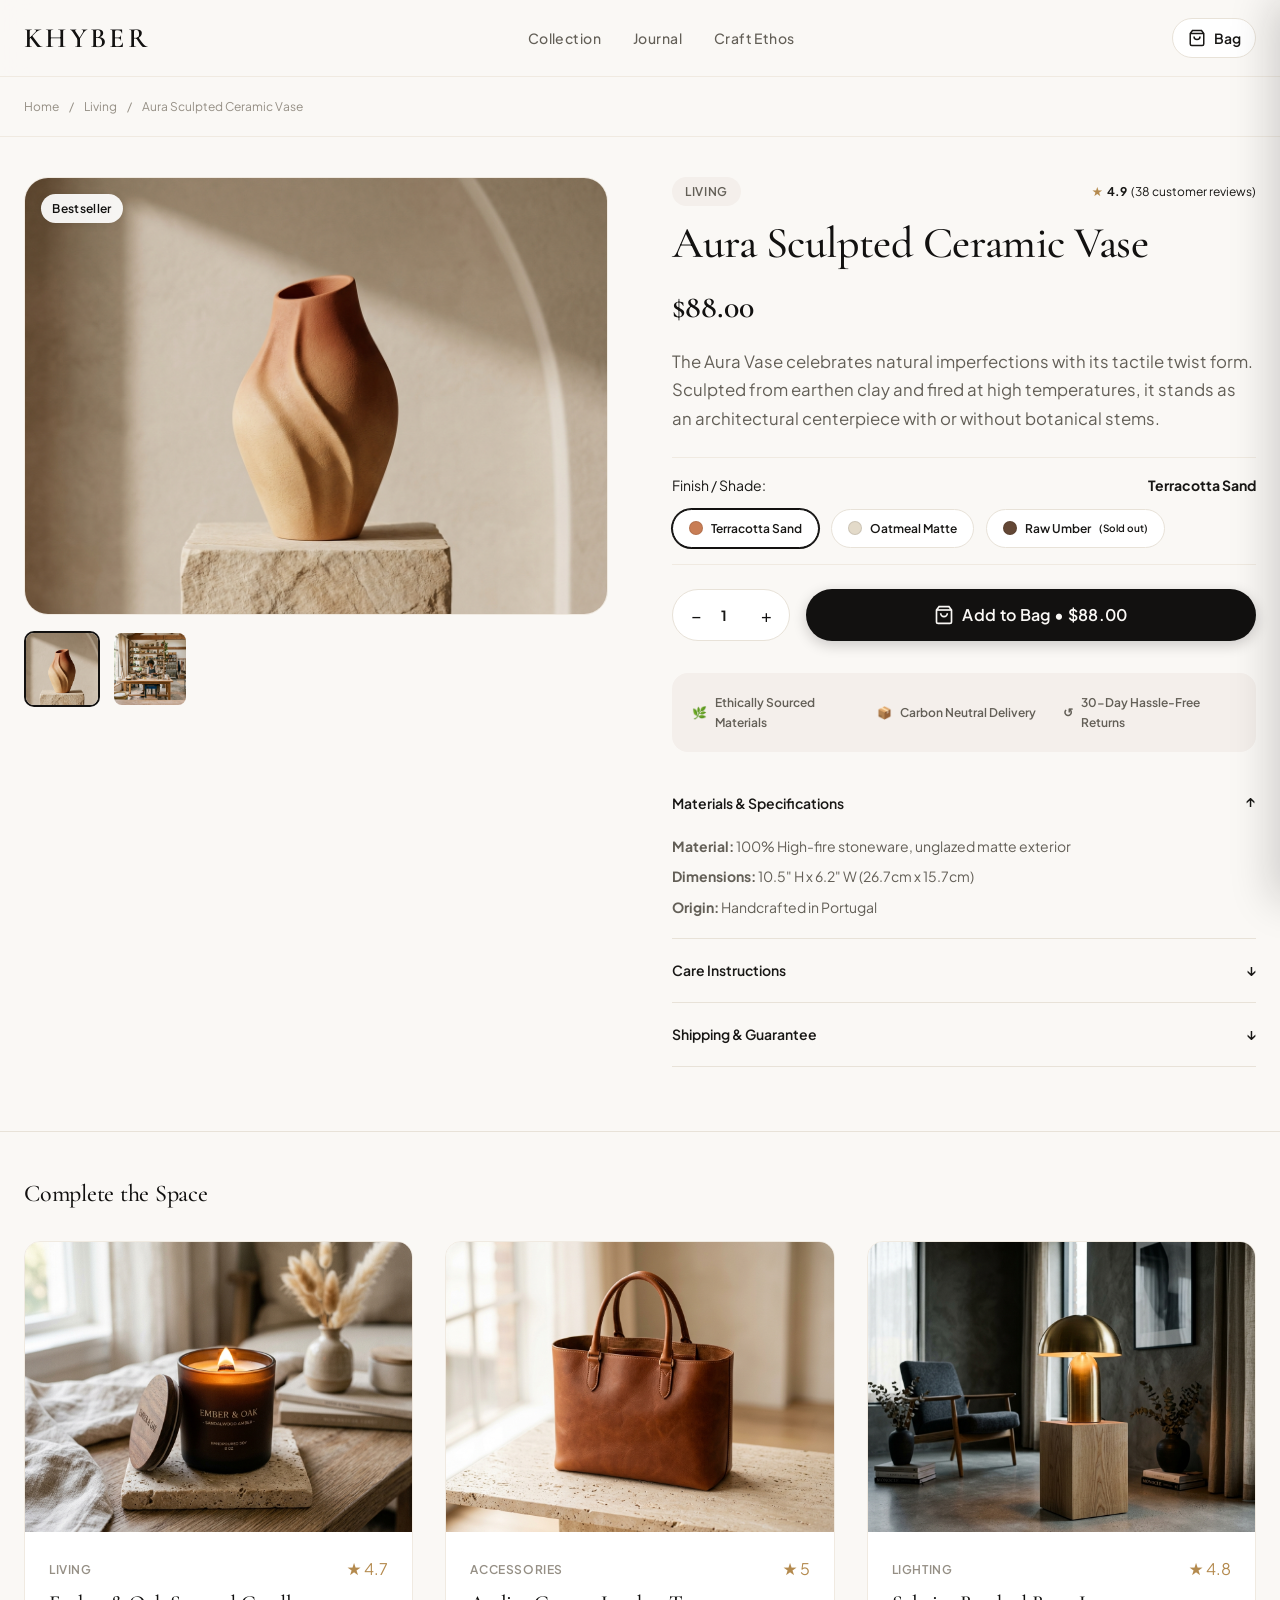
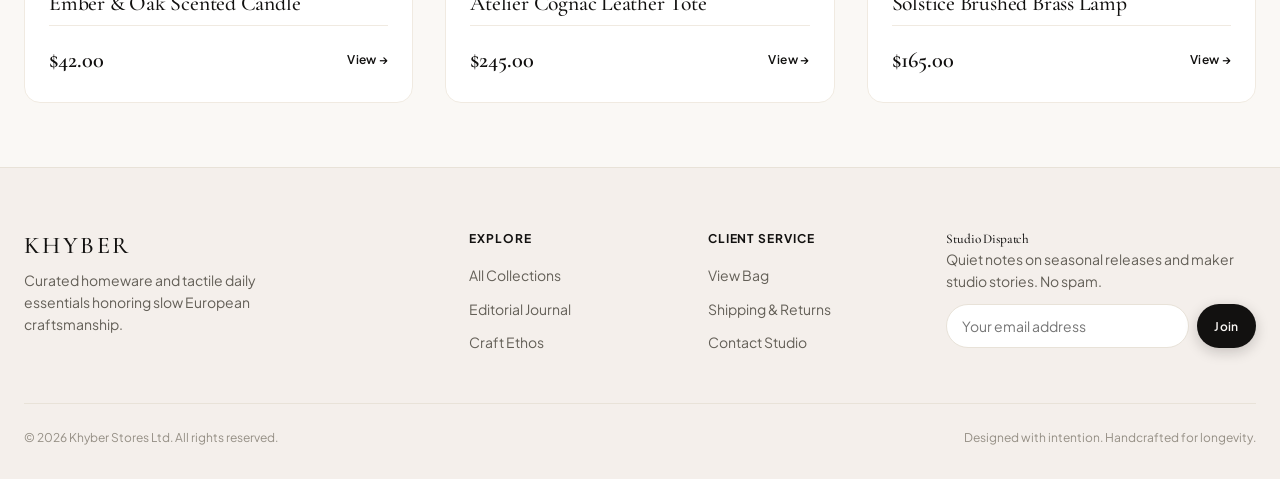
<file: product.html>
<!DOCTYPE html>
<html lang="en">
<head>
  <meta charset="UTF-8" />
  <meta name="viewport" content="width=device-width, initial-scale=1.0" />
  <title>Product Details — KHYBER Stores</title>
  <meta name="description" content="View handcrafted specifications, dimensions, materials, and care for our curated collection pieces." />

  <!-- Stylesheets -->
  <link rel="stylesheet" href="css/variables.css" />
  <link rel="stylesheet" href="css/base.css" />
  <link rel="stylesheet" href="css/components.css" />
  <link rel="stylesheet" href="css/pages.css" />
</head>
<body>

  <!-- Sticky Site Header -->
  <header class="site-header">
    <div class="container nav-container">
      <a href="index.html" class="brand-logo" id="brand-logo-link">KHYBER</a>

      <nav aria-label="Main Navigation">
        <ul class="nav-links">
          <li><a href="index.html#catalog" class="nav-link">Collection</a></li>
          <li><a href="blog.html" class="nav-link">Journal</a></li>
          <li><a href="index.html#promise" class="nav-link">Craft Ethos</a></li>
        </ul>
      </nav>

      <div class="nav-actions">
        <button class="cart-toggle-btn" id="open-cart-btn" data-action="open-cart" aria-label="View shopping bag">
          <svg width="18" height="18" viewBox="0 0 24 24" fill="none" stroke="currentColor" stroke-width="2">
            <path d="M6 2L3 6v14a2 2 0 0 0 2 2h14a2 2 0 0 0 2-2V6l-3-4z"></path>
            <line x1="3" y1="6" x2="21" y2="6"></line>
            <path d="M16 10a4 4 0 0 1-8 0"></path>
          </svg>
          <span>Bag</span>
          <span class="cart-count-badge" style="display: none;">0</span>
        </button>
      </div>
    </div>
  </header>

  <main id="main-content">
    <!-- Breadcrumbs -->
    <div class="breadcrumbs-bar">
      <div class="container">
        <nav aria-label="Breadcrumb">
          <a href="index.html">Home</a>
          <span class="breadcrumb-sep">/</span>
          <a href="index.html#catalog" id="bc-category">Collection</a>
          <span class="breadcrumb-sep">/</span>
          <span id="bc-title" class="text-muted">Loading Piece...</span>
        </nav>
      </div>
    </div>

    <!-- Product Detail Container (rendered dynamically via ProductDetailView) -->
    <div class="container">
      <div class="product-detail-layout" id="product-detail-container">
        <!-- Injected by ProductDetailView -->
        <div style="padding: 4rem 0; text-align: center;">Loading product details...</div>
      </div>
    </div>

    <!-- Related Products -->
    <section class="related-section">
      <div class="container">
        <h3>Complete the Space</h3>
        <div class="products-grid" id="related-products-grid">
          <!-- Injected by ProductDetailView -->
        </div>
      </div>
    </section>
  </main>

  <!-- Slide-out Shopping Bag Drawer -->
  <div class="cart-overlay" id="cart-overlay" aria-hidden="true"></div>
  <aside class="cart-drawer" id="cart-drawer" aria-label="Shopping Bag">
    <div class="cart-drawer-header">
      <h3>Your Bag</h3>
      <button class="cart-drawer-close" id="cart-close-btn" aria-label="Close bag">&times;</button>
    </div>

    <!-- Free Shipping Progress -->
    <div class="shipping-meter">
      <p class="shipping-progress-text" id="shipping-progress-text">
        Add <strong>$150.00</strong> more for complimentary shipping.
      </p>
      <div class="shipping-progress-track">
        <div class="shipping-progress-fill" id="shipping-progress-bar" style="width: 0%;"></div>
      </div>
    </div>

    <!-- Items List (rendered via CartView) -->
    <div class="cart-items-container" id="cart-items-container">
      <!-- Injected by CartView -->
    </div>

    <!-- Drawer Footer -->
    <div class="cart-drawer-footer">
      <div class="cart-subtotal-row">
        <span>Subtotal</span>
        <strong id="cart-subtotal">$0.00</strong>
      </div>
      <button class="btn btn-primary btn-block" id="cart-checkout-btn" disabled>
        Proceed to Checkout
      </button>
      <p class="text-center text-muted" style="font-size: var(--text-xs); margin-top: var(--space-3);">
        Taxes and duties calculated at step 2.
      </p>
    </div>
  </aside>

  <!-- Site Footer -->
  <footer class="site-footer">
    <div class="container">
      <div class="footer-grid">
        <div class="footer-brand">
          <h4>KHYBER</h4>
          <p>Curated homeware and tactile daily essentials honoring slow European craftsmanship.</p>
        </div>

        <div class="footer-col">
          <h5>Explore</h5>
          <ul class="footer-menu">
            <li><a href="index.html#catalog">All Collections</a></li>
            <li><a href="blog.html">Editorial Journal</a></li>
            <li><a href="index.html#promise">Craft Ethos</a></li>
          </ul>
        </div>

        <div class="footer-col">
          <h5>Client Service</h5>
          <ul class="footer-menu">
            <li><a href="javascript:void(0)" data-action="open-cart">View Bag</a></li>
            <li><a href="index.html#promise">Shipping & Returns</a></li>
            <li><a href="mailto:hello@khyber.store">Contact Studio</a></li>
          </ul>
        </div>

        <div class="footer-newsletter">
          <h5>Studio Dispatch</h5>
          <p>Quiet notes on seasonal releases and maker studio stories. No spam.</p>
          <form class="newsletter-form" onsubmit="event.preventDefault(); alert('Thank you for subscribing to our studio dispatch.'); this.reset();">
            <input type="email" placeholder="Your email address" required aria-label="Newsletter email" />
            <button type="submit" class="btn btn-primary btn-sm">Join</button>
          </form>
        </div>
      </div>

      <div class="footer-bottom">
        <span>&copy; 2026 Khyber Stores Ltd. All rights reserved.</span>
        <span>Designed with intention. Handcrafted for longevity.</span>
      </div>
    </div>
  </footer>

  <!-- MVC Architecture (Pure Static Scripts) -->
  <script src="js/data/products.js"></script>
  <script src="js/models/ProductModel.js"></script>
  <script src="js/models/CartModel.js"></script>
  <script src="js/views/ToastView.js"></script>
  <script src="js/views/CartView.js"></script>
  <script src="js/views/ProductDetailView.js"></script>
  <script src="js/controllers/CartController.js"></script>
  <script src="js/controllers/ProductController.js"></script>
</body>
</html>
</file>
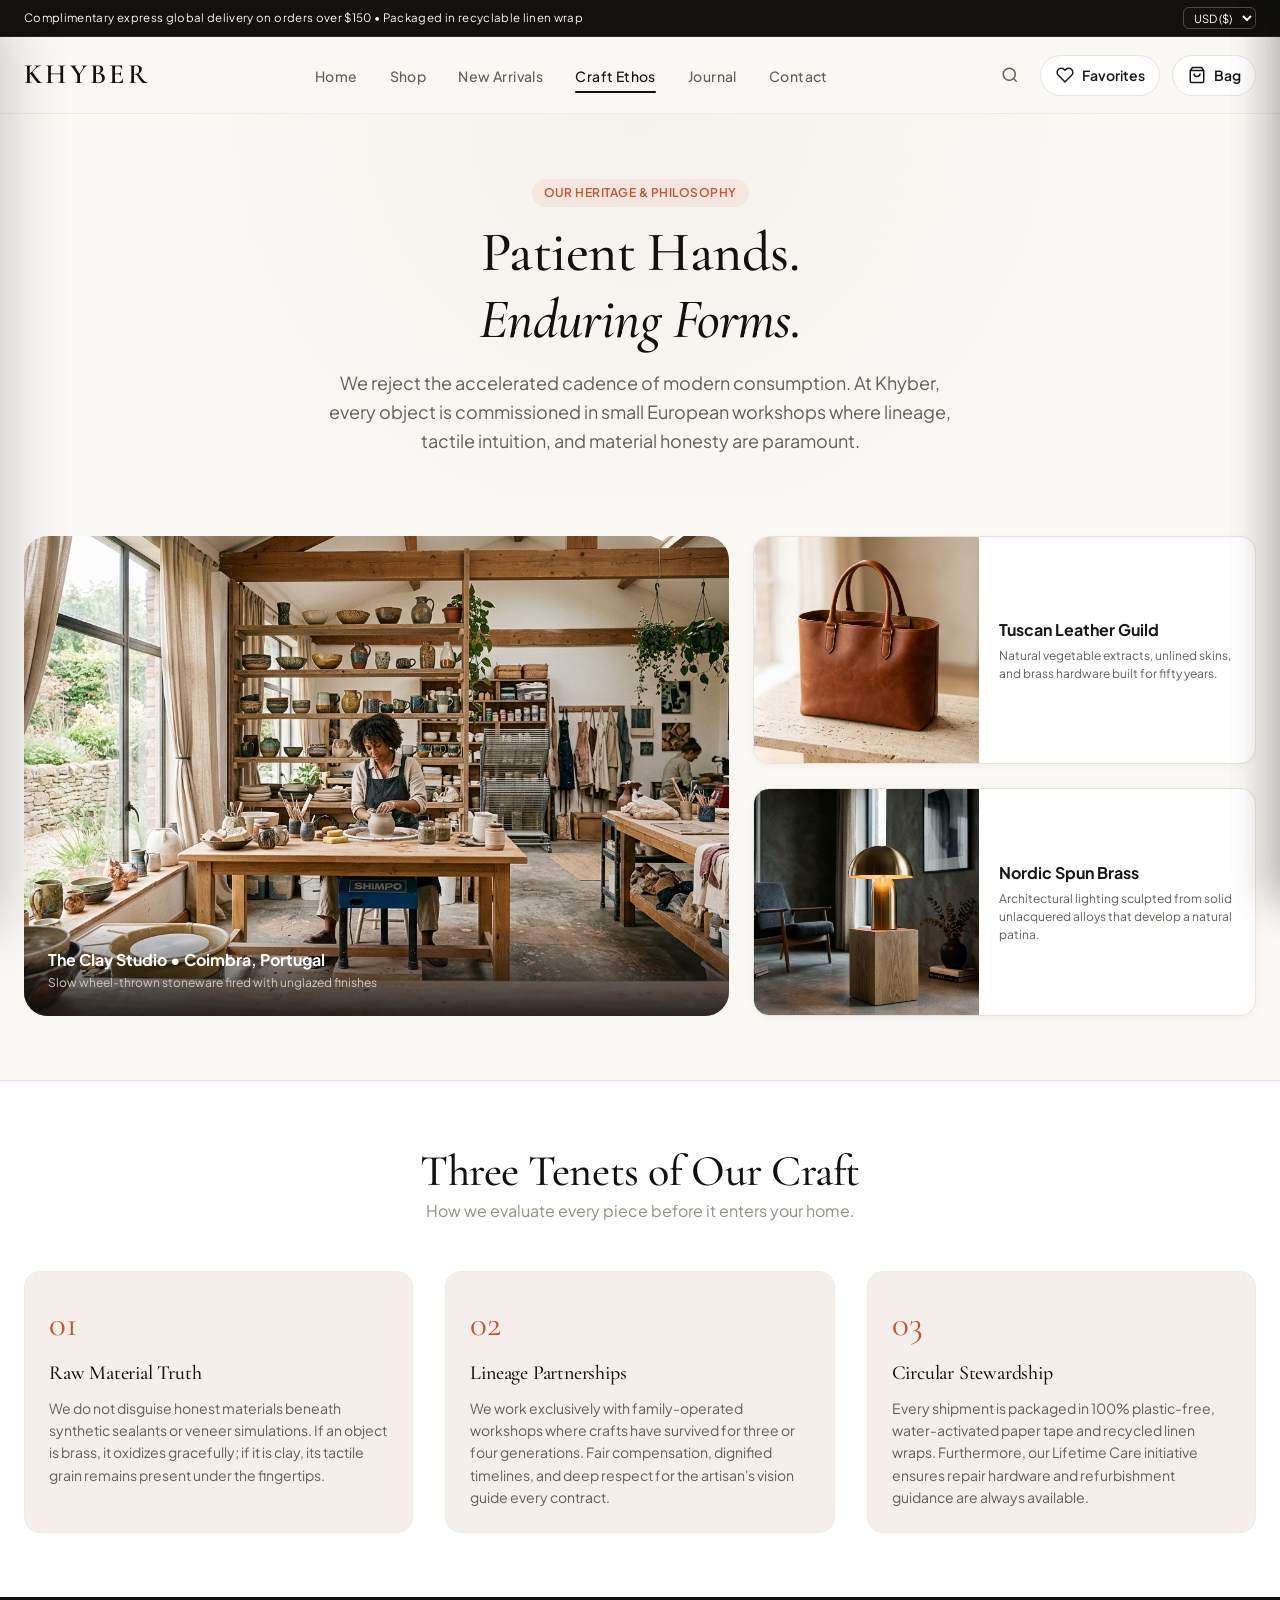
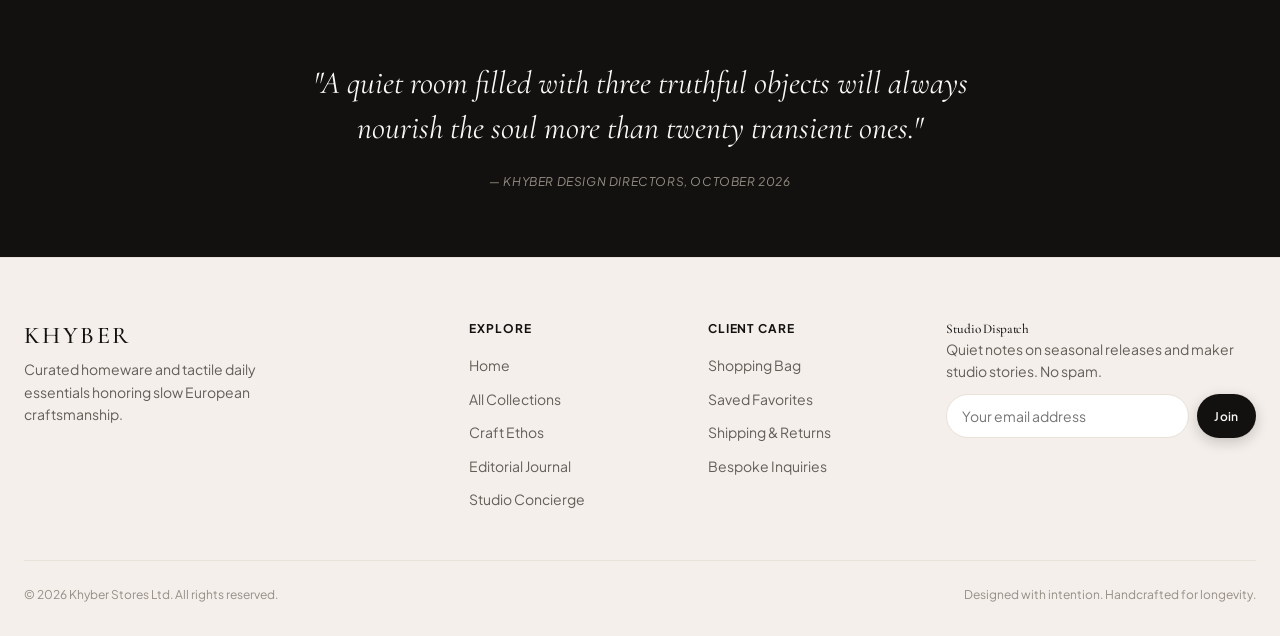
<file: public/about.html>
<!DOCTYPE html>
<html lang="en">
<head>
  <link rel="canonical" href="https://khyberstores.com/index.html" />
  <!-- Google tag (gtag.js) -->
<script async src="https://www.googletagmanager.com/gtag/js?id=G-FJ7KMBQQKL"></script>
<script>
  window.dataLayer = window.dataLayer || [];
  function gtag(){dataLayer.push(arguments);}
  gtag('js', new Date());

  gtag('config', 'G-FJ7KMBQQKL');
</script>
  <meta charset="UTF-8" />
  <meta name="viewport" content="width=device-width, initial-scale=1.0" />
  <title>Craft Ethos &amp; Heritage — KHYBER Stores</title>
  <meta name="description" content="Discover our atelier origins, generational maker partnerships, and uncompromising commitments to tactile materials and zero plastic." />

  <!-- Stylesheets -->
  <link rel="stylesheet" href="css/variables.css" />
  <link rel="stylesheet" href="css/base.css" />
  <link rel="stylesheet" href="css/components.css" />
  <link rel="stylesheet" href="css/pages.css" />
</head>

<body>

  <!-- Top Announcement Bar -->
  <div class="announcement-bar">
    <div class="container announcement-inner">
      <span>Complimentary express global delivery on orders over $150 &bull; Packaged in recyclable linen wrap</span>
      <div class="currency-selector">
        <select id="currency-select" aria-label="Select Currency">
          <option value="USD">USD ($)</option>
          <option value="EUR">EUR (€)</option>
          <option value="GBP">GBP (£)</option>
        </select>
      </div>
    </div>
  </div>

  <!-- Sticky Site Header -->
  <header class="site-header">
    <div class="container nav-container">
      <a href="index.html" class="brand-logo" id="brand-logo-link">KHYBER</a>

      <!-- Main Navigation Tabs -->
      <nav aria-label="Main Navigation">
        <ul class="nav-links">
          <li><a href="index.html" class="nav-link">Home</a></li>
          <li><a href="shop.html" class="nav-link">Shop</a></li>
          <li><a href="shop.html?category=New+Arrivals" class="nav-link">New Arrivals</a></li>
          <li><a href="about.html" class="nav-link">Craft Ethos</a></li>
          <li><a href="blog.html" class="nav-link">Journal</a></li>
          <li><a href="contact.html" class="nav-link">Contact</a></li>
        </ul>
      </nav>

      <div class="nav-actions">
        <!-- Search -->
        <button class="nav-icon-btn" id="nav-search-trigger" aria-label="Search">
          <svg width="18" height="18" viewBox="0 0 24 24" fill="none" stroke="currentColor" stroke-width="2">
            <circle cx="11" cy="11" r="8"></circle>
            <line x1="21" y1="21" x2="16.65" y2="16.65"></line>
          </svg>
        </button>
        <button class="wishlist-toggle-btn" id="open-wishlist-btn" data-action="open-wishlist" aria-label="View wishlist">
          <svg width="18" height="18" viewBox="0 0 24 24" fill="none" stroke="currentColor" stroke-width="2">
            <path d="M20.84 4.61a5.5 5.5 0 0 0-7.78 0L12 5.67l-1.06-1.06a5.5 5.5 0 0 0-7.78 7.78l1.06 1.06L12 21.23l7.78-7.78 1.06-1.06a5.5 5.5 0 0 0 0-7.78z"></path>
          </svg>
          <span class="nav-btn-text">Favorites</span>
          <span class="wishlist-count-badge" style="display: none;">0</span>
        </button>

        <!-- Cart Button -->
        <button class="cart-toggle-btn" id="open-cart-btn" data-action="open-cart" aria-label="View shopping bag">
          <svg width="18" height="18" viewBox="0 0 24 24" fill="none" stroke="currentColor" stroke-width="2">
            <path d="M6 2L3 6v14a2 2 0 0 0 2 2h14a2 2 0 0 0 2-2V6l-3-4z"></path>
            <line x1="3" y1="6" x2="21" y2="6"></line>
            <path d="M16 10a4 4 0 0 1-8 0"></path>
          </svg>
          <span>Bag</span>
          <span class="cart-count-badge" style="display: none;">0</span>
        </button>

        <!-- Mobile Menu Toggle Button -->
        <button class="mobile-menu-toggle" id="mobile-menu-toggle" aria-label="Toggle menu">
          <span></span><span></span><span></span>
        </button>
      </div>
    </div>
    <!-- Expandable Search Bar -->
    <div class="nav-search-bar" id="nav-search-bar">
      <div class="container nav-search-inner">
        <svg width="18" height="18" viewBox="0 0 24 24" fill="none" stroke="currentColor" stroke-width="2">
          <circle cx="11" cy="11" r="8"></circle>
          <line x1="21" y1="21" x2="16.65" y2="16.65"></line>
        </svg>
        <input type="search" id="nav-search-input" class="nav-search-input" placeholder="Search pieces, materials, categories..." aria-label="Search store" />
        <button class="nav-search-close" id="nav-search-close" aria-label="Close search">&times;</button>
      </div>
    </div>
  </header>

  <!-- Mobile Navigation Drawer -->
  <div class="mobile-nav-overlay" id="mobile-nav-overlay"></div>
  <aside class="mobile-nav-drawer" id="mobile-nav-drawer">
    <div class="mobile-nav-header">
      <span class="brand-logo">KHYBER</span>
      <button class="mobile-nav-close" id="mobile-nav-close">&times;</button>
    </div>
    <ul class="mobile-nav-list">
      <li><a href="index.html" class="mobile-nav-link">Home</a></li>
      <li><a href="shop.html" class="mobile-nav-link">Shop</a></li>
      <li><a href="shop.html?category=New+Arrivals" class="mobile-nav-link">New Arrivals</a></li>
      <li><a href="about.html" class="mobile-nav-link">Craft Ethos</a></li>
      <li><a href="blog.html" class="mobile-nav-link">Journal</a></li>
      <li><a href="contact.html" class="mobile-nav-link">Contact</a></li>
    </ul>
    <div class="mobile-nav-footer">
      <p class="text-muted" style="font-size: var(--text-xs);">Handcrafted with intention &bull; European ateliers</p>
    </div>
  </aside>

  <main id="main-content">
    <!-- Hero About -->
    <section class="about-hero">
      <div class="container text-center">
        <span class="badge badge-accent">Our Heritage &amp; Philosophy</span>
        <h1 class="about-hero-title">Patient Hands.<br><em>Enduring Forms.</em></h1>
        <p class="about-hero-desc">
          We reject the accelerated cadence of modern consumption. At Khyber, every object is commissioned in small European workshops where lineage, tactile intuition, and material honesty are paramount.
        </p>
      </div>
    </section>

    <!-- Atelier Visual Grid -->
    <section class="atelier-showcase-section">
      <div class="container">
        <div class="atelier-grid">
          <div class="atelier-card-large">
            <img src="assets/images/artisan-craft.jpg" alt="Artisan pottery workshop" class="atelier-img" />
            <div class="atelier-caption">
              <strong>The Clay Studio &bull; Coimbra, Portugal</strong>
              <span>Slow wheel-thrown stoneware fired with unglazed finishes</span>
            </div>
          </div>
          <div class="atelier-card-side">
            <div class="atelier-mini-card">
              <img src="assets/images/leather-tote.jpg" alt="Leather atelier" class="atelier-mini-img" />
              <div class="atelier-mini-body">
                <strong>Tuscan Leather Guild</strong>
                <p>Natural vegetable extracts, unlined skins, and brass hardware built for fifty years.</p>
              </div>
            </div>
            <div class="atelier-mini-card">
              <img src="assets/images/brass-lamp.jpg" alt="Brass metal spinning" class="atelier-mini-img" />
              <div class="atelier-mini-body">
                <strong>Nordic Spun Brass</strong>
                <p>Architectural lighting sculpted from solid unlacquered alloys that develop a natural patina.</p>
              </div>
            </div>
          </div>
        </div>
      </div>
    </section>

    <!-- Pillars of Khyber -->
    <section class="pillars-section">
      <div class="container">
        <div class="pillars-header text-center">
          <h2>Three Tenets of Our Craft</h2>
          <p class="text-muted">How we evaluate every piece before it enters your home.</p>
        </div>

        <div class="pillars-grid">
          <div class="pillar-box">
            <span class="pillar-num">01</span>
            <h3>Raw Material Truth</h3>
            <p>We do not disguise honest materials beneath synthetic sealants or veneer simulations. If an object is brass, it oxidizes gracefully; if it is clay, its tactile grain remains present under the fingertips.</p>
          </div>
          <div class="pillar-box">
            <span class="pillar-num">02</span>
            <h3>Lineage Partnerships</h3>
            <p>We work exclusively with family-operated workshops where crafts have survived for three or four generations. Fair compensation, dignified timelines, and deep respect for the artisan's vision guide every contract.</p>
          </div>
          <div class="pillar-box">
            <span class="pillar-num">03</span>
            <h3>Circular Stewardship</h3>
            <p>Every shipment is packaged in 100% plastic-free, water-activated paper tape and recycled linen wraps. Furthermore, our Lifetime Care initiative ensures repair hardware and refurbishment guidance are always available.</p>
          </div>
        </div>
      </div>
    </section>

    <!-- Quote Banner -->
    <section class="quote-banner">
      <div class="container text-center">
        <blockquote>
          "A quiet room filled with three truthful objects will always nourish the soul more than twenty transient ones."
        </blockquote>
        <cite>&mdash; Khyber Design Directors, October 2026</cite>
      </div>
    </section>
  </main>

  <!-- Slide-out Shopping Bag Drawer (Without Progress Bar) -->
  <div class="cart-overlay" id="cart-overlay" aria-hidden="true"></div>
  <aside class="cart-drawer" id="cart-drawer" aria-label="Shopping Bag">
    <div class="cart-drawer-header">
      <h3>Your Bag</h3>
      <button class="cart-drawer-close" id="cart-close-btn" aria-label="Close bag">&times;</button>
    </div>

    <!-- Items List (rendered via CartView) -->
    <div class="cart-items-container" id="cart-items-container">
      <!-- Injected by CartView -->
    </div>

    <!-- Drawer Footer -->
    <div class="cart-drawer-footer">
      <div class="cart-subtotal-row">
        <span>Subtotal</span>
        <strong id="cart-subtotal">$0.00</strong>
      </div>
      <button class="btn btn-primary btn-block" id="cart-checkout-btn" disabled>
        Proceed to Checkout
      </button>
      <p class="text-center text-muted" style="font-size: var(--text-xs); margin-top: var(--space-3);">
        Taxes and duties calculated at checkout.
      </p>
    </div>
  </aside>

  <!-- Slide-out Wishlist Drawer -->
  <div class="cart-overlay" id="wishlist-overlay" aria-hidden="true"></div>
  <aside class="cart-drawer" id="wishlist-drawer" aria-label="Favorites List">
    <div class="cart-drawer-header">
      <h3>Your Favorites</h3>
      <button class="cart-drawer-close" id="wishlist-close-btn" aria-label="Close wishlist">&times;</button>
    </div>
    <div class="cart-items-container" id="wishlist-items-container">
      <!-- Injected by WishlistView -->
    </div>
  </aside>

  <!-- Site Footer -->
  <footer class="site-footer">
    <div class="container">
      <div class="footer-grid">
        <div class="footer-brand">
          <h4>KHYBER</h4>
          <p>Curated homeware and tactile daily essentials honoring slow European craftsmanship.</p>
        </div>

        <div class="footer-col">
          <h5>Explore</h5>
          <ul class="footer-menu">
            <li><a href="index.html">Home</a></li>
            <li><a href="index.html#catalog">All Collections</a></li>
            <li><a href="about.html">Craft Ethos</a></li>
            <li><a href="blog.html">Editorial Journal</a></li>
            <li><a href="contact.html">Studio Concierge</a></li>
          </ul>
        </div>

        <div class="footer-col">
          <h5>Client Care</h5>
          <ul class="footer-menu">
            <li><a href="javascript:void(0)" data-action="open-cart">Shopping Bag</a></li>
            <li><a href="javascript:void(0)" data-action="open-wishlist">Saved Favorites</a></li>
            <li><a href="contact.html#faq">Shipping &amp; Returns</a></li>
            <li><a href="contact.html">Bespoke Inquiries</a></li>
          </ul>
        </div>

        <div class="footer-newsletter">
          <h5>Studio Dispatch</h5>
          <p>Quiet notes on seasonal releases and maker studio stories. No spam.</p>
          <form class="newsletter-form" onsubmit="event.preventDefault(); alert('Thank you for subscribing to our studio dispatch.'); this.reset();">
            <input type="email" placeholder="Your email address" required aria-label="Newsletter email" />
            <button type="submit" class="btn btn-primary btn-sm">Join</button>
          </form>
        </div>
      </div>

      <div class="footer-bottom">
        <span>&copy; 2026 Khyber Stores Ltd. All rights reserved.</span>
        <span>Designed with intention. Handcrafted for longevity.</span>
      </div>
    </div>
  </footer>

  <!-- MVC Architecture Scripts -->
  <script src="js/data/products.js"></script>
  <script src="js/models/CartModel.js"></script>
  <script src="js/models/WishlistModel.js"></script>
  <script src="js/models/CurrencyModel.js"></script>
  <script src="js/views/ToastView.js"></script>
  <script src="js/views/CartView.js"></script>
  <script src="js/views/WishlistView.js"></script>
  <script src="js/controllers/CartController.js"></script>
  <script src="js/controllers/WishlistController.js"></script>
  <script>
    const bootAbout = () => {
      const cartCtrl = new window.Khyber.CartController();
      new window.Khyber.WishlistController(cartCtrl);
    };
    if (document.readyState === 'loading') {
      document.addEventListener('DOMContentLoaded', bootAbout);
    } else {
      bootAbout();
    }
  </script>
  <script src="js/nav.js"></script>
</body>
</html>
</file>
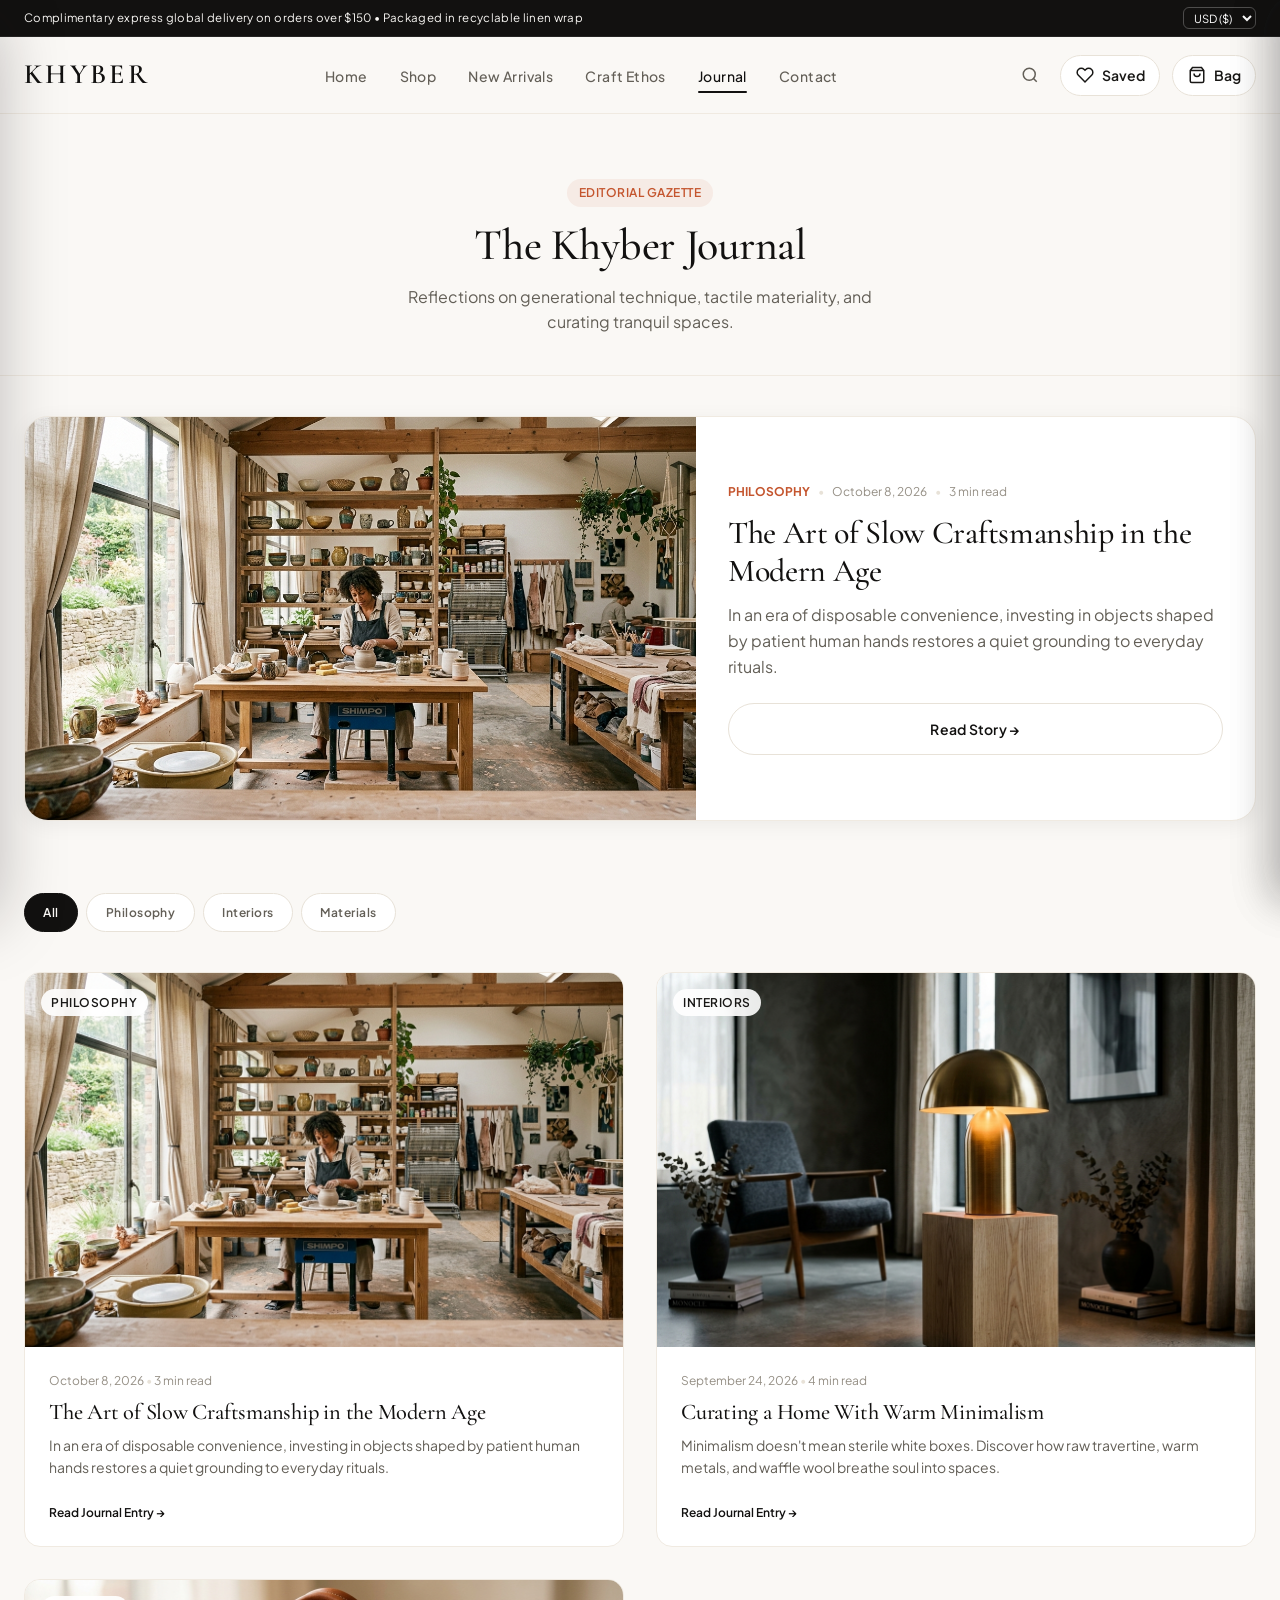
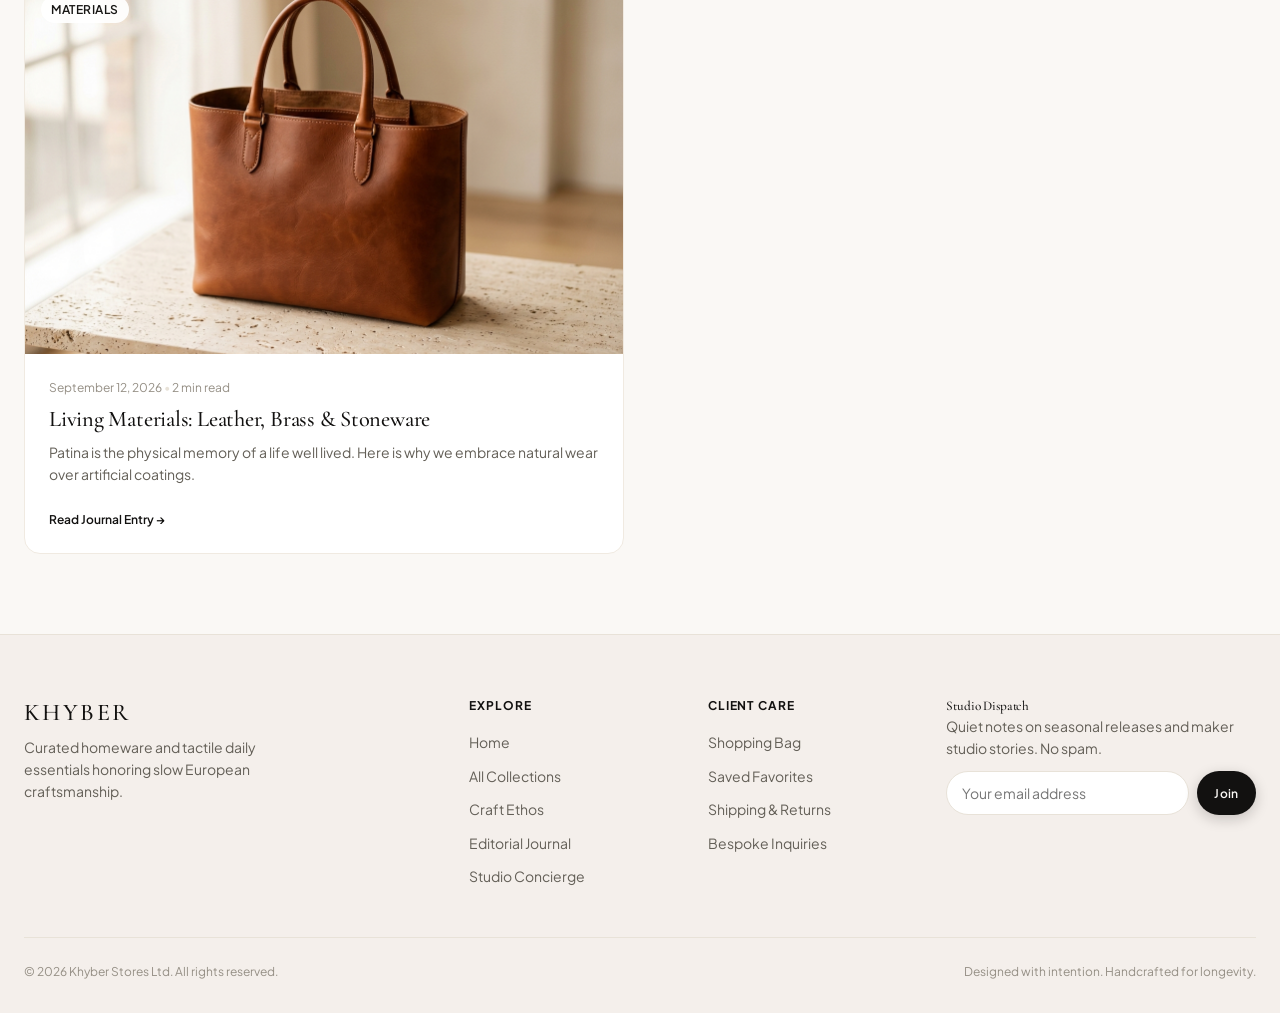
<file: public/blog.html>
<!DOCTYPE html>
<html lang="en">
<head>
  <link rel="canonical" href="https://khyberstores.com/index.html" />
  <!-- Google tag (gtag.js) -->
<script async src="https://www.googletagmanager.com/gtag/js?id=G-FJ7KMBQQKL"></script>
<script>
  window.dataLayer = window.dataLayer || [];
  function gtag(){dataLayer.push(arguments);}
  gtag('js', new Date());

  gtag('config', 'G-FJ7KMBQQKL');
</script>
  <meta charset="UTF-8" />
  <meta name="viewport" content="width=device-width, initial-scale=1.0" />
  <title>The Journal — KHYBER Stores</title>
  <meta name="description" content="Essays on slow craftsmanship, warm minimalism, raw materials, and curated interiors." />

  <!-- Stylesheets -->
  <link rel="stylesheet" href="css/variables.css" />
  <link rel="stylesheet" href="css/base.css" />
  <link rel="stylesheet" href="css/components.css" />
  <link rel="stylesheet" href="css/pages.css" />
</head>

<body>

  <!-- Top Announcement Bar -->
  <div class="announcement-bar">
    <div class="container announcement-inner">
      <span>Complimentary express global delivery on orders over $150 &bull; Packaged in recyclable linen wrap</span>
      <div class="currency-selector">
        <select id="currency-select" aria-label="Select Currency">
          <option value="USD">USD ($)</option>
          <option value="EUR">EUR (€)</option>
          <option value="GBP">GBP (£)</option>
        </select>
      </div>
    </div>
  </div>

  <!-- Sticky Site Header -->
  <header class="site-header">
    <div class="container nav-container">
      <a href="index.html" class="brand-logo" id="brand-logo-link">KHYBER</a>

      <!-- Main Navigation Tabs -->
      <nav aria-label="Main Navigation">
        <ul class="nav-links">
          <li><a href="index.html" class="nav-link">Home</a></li>
          <li><a href="shop.html" class="nav-link">Shop</a></li>
          <li><a href="shop.html?category=New+Arrivals" class="nav-link">New Arrivals</a></li>
          <li><a href="about.html" class="nav-link">Craft Ethos</a></li>
          <li><a href="blog.html" class="nav-link">Journal</a></li>
          <li><a href="contact.html" class="nav-link">Contact</a></li>
        </ul>
      </nav>

      <div class="nav-actions">
        <!-- Search -->
        <button class="nav-icon-btn" id="nav-search-trigger" aria-label="Search">
          <svg width="18" height="18" viewBox="0 0 24 24" fill="none" stroke="currentColor" stroke-width="2">
            <circle cx="11" cy="11" r="8"></circle>
            <line x1="21" y1="21" x2="16.65" y2="16.65"></line>
          </svg>
        </button>

        <!-- Wishlist Button -->
        <button class="wishlist-toggle-btn" id="open-wishlist-btn" data-action="open-wishlist" aria-label="View wishlist">
          <svg width="18" height="18" viewBox="0 0 24 24" fill="none" stroke="currentColor" stroke-width="2">
            <path d="M20.84 4.61a5.5 5.5 0 0 0-7.78 0L12 5.67l-1.06-1.06a5.5 5.5 0 0 0-7.78 7.78l1.06 1.06L12 21.23l7.78-7.78 1.06-1.06a5.5 5.5 0 0 0 0-7.78z"></path>
          </svg>
          <span class="nav-btn-text">Saved</span>
          <span class="wishlist-count-badge" style="display: none;">0</span>
        </button>

        <!-- Cart Button -->
        <button class="cart-toggle-btn" id="open-cart-btn" data-action="open-cart" aria-label="View shopping bag">
          <svg width="18" height="18" viewBox="0 0 24 24" fill="none" stroke="currentColor" stroke-width="2">
            <path d="M6 2L3 6v14a2 2 0 0 0 2 2h14a2 2 0 0 0 2-2V6l-3-4z"></path>
            <line x1="3" y1="6" x2="21" y2="6"></line>
            <path d="M16 10a4 4 0 0 1-8 0"></path>
          </svg>
          <span>Bag</span>
          <span class="cart-count-badge" style="display: none;">0</span>
        </button>

        <!-- Mobile Menu Toggle -->
        <button class="mobile-menu-toggle" id="mobile-menu-toggle" aria-label="Toggle menu">
          <span></span><span></span><span></span>
        </button>
      </div>
    </div>

    <!-- Expandable Search Bar -->
    <div class="nav-search-bar" id="nav-search-bar">
      <div class="container nav-search-inner">
        <svg width="18" height="18" viewBox="0 0 24 24" fill="none" stroke="currentColor" stroke-width="2">
          <circle cx="11" cy="11" r="8"></circle>
          <line x1="21" y1="21" x2="16.65" y2="16.65"></line>
        </svg>
        <input type="search" id="nav-search-input" class="nav-search-input" placeholder="Search pieces, materials, categories..." aria-label="Search store" />
        <button class="nav-search-close" id="nav-search-close" aria-label="Close search">&times;</button>
      </div>
    </div>
  </header>

  <!-- Mobile Navigation Drawer -->
  <div class="mobile-nav-overlay" id="mobile-nav-overlay"></div>
  <aside class="mobile-nav-drawer" id="mobile-nav-drawer">
    <div class="mobile-nav-header">
      <span class="brand-logo">KHYBER</span>
      <button class="mobile-nav-close" id="mobile-nav-close">&times;</button>
    </div>
    <ul class="mobile-nav-list">
      <li><a href="index.html" class="mobile-nav-link">Home</a></li>
      <li><a href="shop.html" class="mobile-nav-link">Shop</a></li>
      <li><a href="shop.html?category=New+Arrivals" class="mobile-nav-link">New Arrivals</a></li>
      <li><a href="about.html" class="mobile-nav-link">Craft Ethos</a></li>
      <li><a href="blog.html" class="mobile-nav-link">Journal</a></li>
      <li><a href="contact.html" class="mobile-nav-link">Contact</a></li>
    </ul>
    <div class="mobile-nav-footer">
      <p class="text-muted" style="font-size: var(--text-xs);">Handcrafted with intention &bull; European ateliers</p>
    </div>
  </aside>

  <main id="main-content">
    <!-- Blog Hero Section -->
    <section class="blog-hero">
      <div class="container">
        <span class="badge badge-accent blog-hero-badge">Editorial Gazette</span>
        <h1 class="blog-hero-title">The Khyber Journal</h1>
        <p class="blog-hero-desc">
          Reflections on generational technique, tactile materiality, and curating tranquil spaces.
        </p>
      </div>
    </section>

    <!-- Featured Post Section -->
    <section class="featured-story-section">
      <div class="container" id="featured-post-container">
        <!-- Injected dynamically via BlogView -->
      </div>
    </section>

    <!-- Blog Grid & Categories -->
    <section class="blog-grid-section">
      <div class="container">
        <div class="catalog-filters" id="blog-category-filters" style="margin-bottom: var(--space-8);">
          <!-- Injected dynamically via BlogView -->
        </div>

        <div class="blog-grid" id="blog-grid-container">
          <!-- Injected dynamically via BlogView -->
        </div>
      </div>
    </section>
  </main>

  <!-- Slide-out Shopping Bag Drawer (Progress bar removed as requested) -->
  <div class="cart-overlay" id="cart-overlay" aria-hidden="true"></div>
  <aside class="cart-drawer" id="cart-drawer" aria-label="Shopping Bag">
    <div class="cart-drawer-header">
      <h3>Your Bag</h3>
      <button class="cart-drawer-close" id="cart-close-btn" aria-label="Close bag">&times;</button>
    </div>

    <!-- Items List (rendered via CartView) -->
    <div class="cart-items-container" id="cart-items-container">
      <!-- Injected by CartView -->
    </div>

    <!-- Drawer Footer -->
    <div class="cart-drawer-footer">
      <div class="cart-subtotal-row">
        <span>Subtotal</span>
        <strong id="cart-subtotal">$0.00</strong>
      </div>
      <button class="btn btn-primary btn-block" id="cart-checkout-btn" disabled>
        Proceed to Checkout
      </button>
      <p class="text-center text-muted" style="font-size: var(--text-xs); margin-top: var(--space-3);">
        Taxes and duties calculated at checkout.
      </p>
    </div>
  </aside>

  <!-- Slide-out Wishlist Drawer -->
  <div class="cart-overlay" id="wishlist-overlay" aria-hidden="true"></div>
  <aside class="cart-drawer" id="wishlist-drawer" aria-label="Favorites List">
    <div class="cart-drawer-header">
      <h3>Your Favorites</h3>
      <button class="cart-drawer-close" id="wishlist-close-btn" aria-label="Close wishlist">&times;</button>
    </div>
    <div class="cart-items-container" id="wishlist-items-container">
      <!-- Injected by WishlistView -->
    </div>
  </aside>

  <!-- Site Footer -->
  <footer class="site-footer">
    <div class="container">
      <div class="footer-grid">
        <div class="footer-brand">
          <h4>KHYBER</h4>
          <p>Curated homeware and tactile daily essentials honoring slow European craftsmanship.</p>
        </div>

        <div class="footer-col">
          <h5>Explore</h5>
          <ul class="footer-menu">
            <li><a href="index.html">Home</a></li>
            <li><a href="index.html#catalog">All Collections</a></li>
            <li><a href="about.html">Craft Ethos</a></li>
            <li><a href="blog.html">Editorial Journal</a></li>
            <li><a href="contact.html">Studio Concierge</a></li>
          </ul>
        </div>

        <div class="footer-col">
          <h5>Client Care</h5>
          <ul class="footer-menu">
            <li><a href="javascript:void(0)" data-action="open-cart">Shopping Bag</a></li>
            <li><a href="javascript:void(0)" data-action="open-wishlist">Saved Favorites</a></li>
            <li><a href="contact.html#faq">Shipping &amp; Returns</a></li>
            <li><a href="contact.html">Bespoke Inquiries</a></li>
          </ul>
        </div>

        <div class="footer-newsletter">
          <h5>Studio Dispatch</h5>
          <p>Quiet notes on seasonal releases and maker studio stories. No spam.</p>
          <form class="newsletter-form" onsubmit="event.preventDefault(); alert('Thank you for subscribing to our studio dispatch.'); this.reset();">
            <input type="email" placeholder="Your email address" required aria-label="Newsletter email" />
            <button type="submit" class="btn btn-primary btn-sm">Join</button>
          </form>
        </div>
      </div>

      <div class="footer-bottom">
        <span>&copy; 2026 Khyber Stores Ltd. All rights reserved.</span>
        <span>Designed with intention. Handcrafted for longevity.</span>
      </div>
    </div>
  </footer>

  <!-- MVC Architecture Scripts -->
  <script src="js/data/posts.js"></script>
  <script src="js/models/BlogModel.js"></script>
  <script src="js/models/CartModel.js"></script>
  <script src="js/models/WishlistModel.js"></script>
  <script src="js/models/CurrencyModel.js"></script>
  <script src="js/views/ToastView.js"></script>
  <script src="js/views/CartView.js"></script>
  <script src="js/views/WishlistView.js"></script>
  <script src="js/views/BlogView.js"></script>
  <script src="js/controllers/CartController.js"></script>
  <script src="js/controllers/WishlistController.js"></script>
  <script src="js/controllers/BlogController.js"></script>
  <script src="js/nav.js"></script>
</body>
</html>
</file>
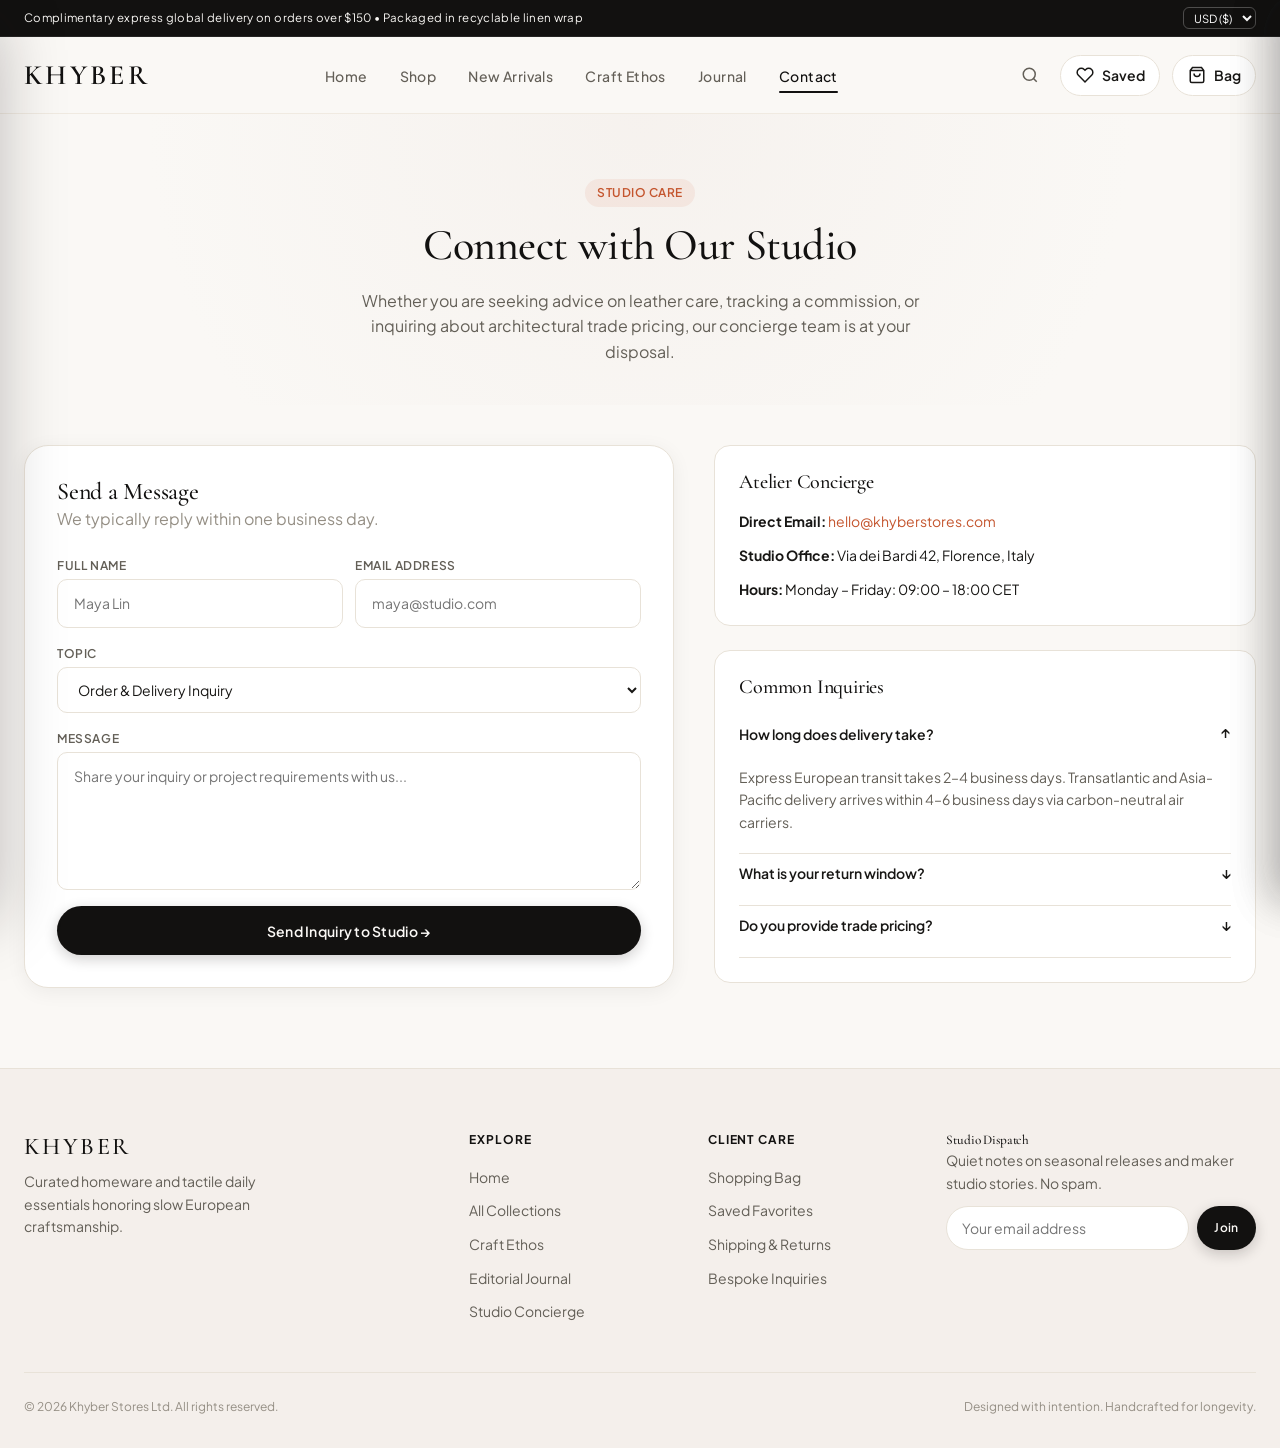
<file: public/contact.html>
<!DOCTYPE html>
<html lang="en">
<head>
  <link rel="canonical" href="https://khyberstores.com/index.html" />
  <!-- Google tag (gtag.js) -->
<script async src="https://www.googletagmanager.com/gtag/js?id=G-FJ7KMBQQKL"></script>
<script>
  window.dataLayer = window.dataLayer || [];
  function gtag(){dataLayer.push(arguments);}
  gtag('js', new Date());

  gtag('config', 'G-FJ7KMBQQKL');
</script>
  <meta charset="UTF-8" />
  <meta name="viewport" content="width=device-width, initial-scale=1.0" />
  <title>Studio Concierge &amp; Inquiries — KHYBER Stores</title>
  <meta name="description" content="Reach the Khyber studio team for bespoke inquiries, orders, trade partnerships, and care consultations." />

  <!-- Stylesheets -->
  <link rel="stylesheet" href="css/variables.css" />
  <link rel="stylesheet" href="css/base.css" />
  <link rel="stylesheet" href="css/components.css" />
  <link rel="stylesheet" href="css/pages.css" />
</head>

<body>

  <!-- Top Announcement Bar -->
  <div class="announcement-bar">
    <div class="container announcement-inner">
      <span>Complimentary express global delivery on orders over $150 &bull; Packaged in recyclable linen wrap</span>
      <div class="currency-selector">
        <select id="currency-select" aria-label="Select Currency">
          <option value="USD">USD ($)</option>
          <option value="EUR">EUR (€)</option>
          <option value="GBP">GBP (£)</option>
        </select>
      </div>
    </div>
  </div>

  <!-- Sticky Site Header -->
  <header class="site-header">
    <div class="container nav-container">
      <a href="index.html" class="brand-logo" id="brand-logo-link">KHYBER</a>

      <!-- Main Navigation Tabs -->
      <nav aria-label="Main Navigation">
        <ul class="nav-links">
          <li><a href="index.html" class="nav-link">Home</a></li>
          <li><a href="shop.html" class="nav-link">Shop</a></li>
          <li><a href="shop.html?category=New+Arrivals" class="nav-link">New Arrivals</a></li>
          <li><a href="about.html" class="nav-link">Craft Ethos</a></li>
          <li><a href="blog.html" class="nav-link">Journal</a></li>
          <li><a href="contact.html" class="nav-link">Contact</a></li>
        </ul>
      </nav>

      <div class="nav-actions">
        <!-- Search -->
        <button class="nav-icon-btn" id="nav-search-trigger" aria-label="Search">
          <svg width="18" height="18" viewBox="0 0 24 24" fill="none" stroke="currentColor" stroke-width="2">
            <circle cx="11" cy="11" r="8"></circle>
            <line x1="21" y1="21" x2="16.65" y2="16.65"></line>
          </svg>
        </button>

        <!-- Wishlist Button -->
        <button class="wishlist-toggle-btn" id="open-wishlist-btn" data-action="open-wishlist" aria-label="View wishlist">
          <svg width="18" height="18" viewBox="0 0 24 24" fill="none" stroke="currentColor" stroke-width="2">
            <path d="M20.84 4.61a5.5 5.5 0 0 0-7.78 0L12 5.67l-1.06-1.06a5.5 5.5 0 0 0-7.78 7.78l1.06 1.06L12 21.23l7.78-7.78 1.06-1.06a5.5 5.5 0 0 0 0-7.78z"></path>
          </svg>
          <span class="nav-btn-text">Saved</span>
          <span class="wishlist-count-badge" style="display: none;">0</span>
        </button>

        <!-- Cart Button -->
        <button class="cart-toggle-btn" id="open-cart-btn" data-action="open-cart" aria-label="View shopping bag">
          <svg width="18" height="18" viewBox="0 0 24 24" fill="none" stroke="currentColor" stroke-width="2">
            <path d="M6 2L3 6v14a2 2 0 0 0 2 2h14a2 2 0 0 0 2-2V6l-3-4z"></path>
            <line x1="3" y1="6" x2="21" y2="6"></line>
            <path d="M16 10a4 4 0 0 1-8 0"></path>
          </svg>
          <span>Bag</span>
          <span class="cart-count-badge" style="display: none;">0</span>
        </button>

        <!-- Mobile Menu Toggle -->
        <button class="mobile-menu-toggle" id="mobile-menu-toggle" aria-label="Toggle menu">
          <span></span><span></span><span></span>
        </button>
      </div>
    </div>

    <!-- Expandable Search Bar -->
    <div class="nav-search-bar" id="nav-search-bar">
      <div class="container nav-search-inner">
        <svg width="18" height="18" viewBox="0 0 24 24" fill="none" stroke="currentColor" stroke-width="2">
          <circle cx="11" cy="11" r="8"></circle>
          <line x1="21" y1="21" x2="16.65" y2="16.65"></line>
        </svg>
        <input type="search" id="nav-search-input" class="nav-search-input" placeholder="Search pieces, materials, categories..." aria-label="Search store" />
        <button class="nav-search-close" id="nav-search-close" aria-label="Close search">&times;</button>
      </div>
    </div>
  </header>

  <!-- Mobile Navigation Drawer -->
  <div class="mobile-nav-overlay" id="mobile-nav-overlay"></div>
  <aside class="mobile-nav-drawer" id="mobile-nav-drawer">
    <div class="mobile-nav-header">
      <span class="brand-logo">KHYBER</span>
      <button class="mobile-nav-close" id="mobile-nav-close">&times;</button>
    </div>
    <ul class="mobile-nav-list">
      <li><a href="index.html" class="mobile-nav-link">Home</a></li>
      <li><a href="shop.html" class="mobile-nav-link">Shop</a></li>
      <li><a href="shop.html?category=New+Arrivals" class="mobile-nav-link">New Arrivals</a></li>
      <li><a href="about.html" class="mobile-nav-link">Craft Ethos</a></li>
      <li><a href="blog.html" class="mobile-nav-link">Journal</a></li>
      <li><a href="contact.html" class="mobile-nav-link">Contact</a></li>
    </ul>
    <div class="mobile-nav-footer">
      <p class="text-muted" style="font-size: var(--text-xs);">Handcrafted with intention &bull; European ateliers</p>
    </div>
  </aside>

  <main id="main-content">
    <section class="contact-hero">
      <div class="container text-center">
        <span class="badge badge-accent">Studio Care</span>
        <h1 class="contact-hero-title">Connect with Our Studio</h1>
        <p class="contact-hero-desc">
          Whether you are seeking advice on leather care, tracking a commission, or inquiring about architectural trade pricing, our concierge team is at your disposal.
        </p>
      </div>
    </section>

    <section class="contact-section">
      <div class="container">
        <div class="contact-layout">
          <!-- Contact Form -->
          <div class="contact-card">
            <h3>Send a Message</h3>
            <p class="text-muted" style="margin-bottom: var(--space-6);">We typically reply within one business day.</p>
            <form id="contact-form" class="checkout-form">
              <div class="form-row">
                <div class="form-group">
                  <label for="c-name">Full Name</label>
                  <input type="text" id="c-name" class="form-control" placeholder="Maya Lin" required />
                </div>
                <div class="form-group">
                  <label for="c-email">Email Address</label>
                  <input type="email" id="c-email" class="form-control" placeholder="maya@studio.com" required />
                </div>
              </div>
              <div class="form-group">
                <label for="c-subject">Topic</label>
                <select id="c-subject" class="form-control" required>
                  <option value="order">Order &amp; Delivery Inquiry</option>
                  <option value="product">Material Advice &amp; Custom Sizing</option>
                  <option value="trade">Interior Architect / Trade Account</option>
                  <option value="press">Editorial &amp; Press</option>
                </select>
              </div>
              <div class="form-group">
                <label for="c-msg">Message</label>
                <textarea id="c-msg" class="form-control" rows="5" placeholder="Share your inquiry or project requirements with us..." required></textarea>
              </div>
              <button type="submit" class="btn btn-primary btn-block" id="c-submit-btn">
                Send Inquiry to Studio &rarr;
              </button>
            </form>
          </div>

          <!-- Studio Details & FAQ -->
          <div class="contact-sidebar">
            <div class="concierge-box">
              <h4>Atelier Concierge</h4>
              <ul class="concierge-list">
                <li>
                  <strong>Direct Email:</strong>
                  <a href="mailto:hello@khyberstores.com">hello@khyberstores.com</a>
                </li>
                <li>
                  <strong>Studio Office:</strong>
                  <span>Via dei Bardi 42, Florence, Italy</span>
                </li>
                <li>
                  <strong>Hours:</strong>
                  <span>Monday &ndash; Friday: 09:00 &ndash; 18:00 CET</span>
                </li>
              </ul>
            </div>

            <!-- FAQ Accordion -->
            <div class="faq-card" id="faq">
              <h4>Common Inquiries</h4>
              <details class="accordion-item" open>
                <summary class="accordion-header">
                  <span>How long does delivery take?</span>
                  <span class="accordion-chevron">↓</span>
                </summary>
                <div class="accordion-body">
                  Express European transit takes 2&ndash;4 business days. Transatlantic and Asia-Pacific delivery arrives within 4&ndash;6 business days via carbon-neutral air carriers.
                </div>
              </details>

              <details class="accordion-item">
                <summary class="accordion-header">
                  <span>What is your return window?</span>
                  <span class="accordion-chevron">↓</span>
                </summary>
                <div class="accordion-body">
                  We offer a 30-day trial period from date of delivery. Items returned in original, unblemished condition with linen wrap receive prompt refunds.
                </div>
              </details>

              <details class="accordion-item">
                <summary class="accordion-header">
                  <span>Do you provide trade pricing?</span>
                  <span class="accordion-chevron">↓</span>
                </summary>
                <div class="accordion-body">
                  Yes, certified interior designers and hospitality architects can open trade accounts for custom volume commissions.
                </div>
              </details>
            </div>
          </div>
        </div>
      </div>
    </section>
  </main>

  <!-- Slide-out Shopping Bag Drawer (Without Progress Bar) -->
  <div class="cart-overlay" id="cart-overlay" aria-hidden="true"></div>
  <aside class="cart-drawer" id="cart-drawer" aria-label="Shopping Bag">
    <div class="cart-drawer-header">
      <h3>Your Bag</h3>
      <button class="cart-drawer-close" id="cart-close-btn" aria-label="Close bag">&times;</button>
    </div>
    <div class="cart-items-container" id="cart-items-container">
      <!-- Injected by CartView -->
    </div>
    <div class="cart-drawer-footer">
      <div class="cart-subtotal-row">
        <span>Subtotal</span>
        <strong id="cart-subtotal">$0.00</strong>
      </div>
      <button class="btn btn-primary btn-block" id="cart-checkout-btn" disabled>
        Proceed to Checkout
      </button>
    </div>
  </aside>

  <!-- Slide-out Wishlist Drawer -->
  <div class="cart-overlay" id="wishlist-overlay" aria-hidden="true"></div>
  <aside class="cart-drawer" id="wishlist-drawer" aria-label="Favorites List">
    <div class="cart-drawer-header">
      <h3>Your Favorites</h3>
      <button class="cart-drawer-close" id="wishlist-close-btn" aria-label="Close wishlist">&times;</button>
    </div>
    <div class="cart-items-container" id="wishlist-items-container">
      <!-- Injected by WishlistView -->
    </div>
  </aside>

  <!-- Site Footer -->
  <footer class="site-footer">
    <div class="container">
      <div class="footer-grid">
        <div class="footer-brand">
          <h4>KHYBER</h4>
          <p>Curated homeware and tactile daily essentials honoring slow European craftsmanship.</p>
        </div>

        <div class="footer-col">
          <h5>Explore</h5>
          <ul class="footer-menu">
            <li><a href="index.html">Home</a></li>
            <li><a href="index.html#catalog">All Collections</a></li>
            <li><a href="about.html">Craft Ethos</a></li>
            <li><a href="blog.html">Editorial Journal</a></li>
            <li><a href="contact.html">Studio Concierge</a></li>
          </ul>
        </div>

        <div class="footer-col">
          <h5>Client Care</h5>
          <ul class="footer-menu">
            <li><a href="javascript:void(0)" data-action="open-cart">Shopping Bag</a></li>
            <li><a href="javascript:void(0)" data-action="open-wishlist">Saved Favorites</a></li>
            <li><a href="contact.html#faq">Shipping &amp; Returns</a></li>
            <li><a href="contact.html">Bespoke Inquiries</a></li>
          </ul>
        </div>

        <div class="footer-newsletter">
          <h5>Studio Dispatch</h5>
          <p>Quiet notes on seasonal releases and maker studio stories. No spam.</p>
          <form class="newsletter-form" onsubmit="event.preventDefault(); alert('Thank you for subscribing to our studio dispatch.'); this.reset();">
            <input type="email" placeholder="Your email address" required aria-label="Newsletter email" />
            <button type="submit" class="btn btn-primary btn-sm">Join</button>
          </form>
        </div>
      </div>

      <div class="footer-bottom">
        <span>&copy; 2026 Khyber Stores Ltd. All rights reserved.</span>
        <span>Designed with intention. Handcrafted for longevity.</span>
      </div>
    </div>
  </footer>

  <!-- Scripts -->
  <script src="js/data/products.js"></script>
  <script src="js/models/CartModel.js"></script>
  <script src="js/models/WishlistModel.js"></script>
  <script src="js/models/CurrencyModel.js"></script>
  <script src="js/views/ToastView.js"></script>
  <script src="js/views/CartView.js"></script>
  <script src="js/views/WishlistView.js"></script>
  <script src="js/controllers/CartController.js"></script>
  <script src="js/controllers/WishlistController.js"></script>
  <script>
    const bootContact = () => {
      const cartCtrl = new window.Khyber.CartController();
      new window.Khyber.WishlistController(cartCtrl);
      const toast = new window.Khyber.ToastView();

      const form = document.getElementById('contact-form');
      if (form) {
        form.addEventListener('submit', (e) => {
          e.preventDefault();
          const btn = document.getElementById('c-submit-btn');
          btn.textContent = 'Transmitting Message...';
          btn.disabled = true;

          setTimeout(() => {
            toast.show({
              title: 'Message Received',
              message: 'Our studio concierge will respond within one business day.',
              type: 'success',
              duration: 5000
            });
            form.reset();
            btn.textContent = 'Send Inquiry to Studio →';
            btn.disabled = false;
          }, 800);
        });
      }

      // Mobile Menu
      const toggle = document.getElementById('mobile-menu-toggle');
      const drawer = document.getElementById('mobile-nav-drawer');
      const overlay = document.getElementById('mobile-nav-overlay');
      const close = document.getElementById('mobile-nav-close');
      if (toggle && drawer && overlay) {
        toggle.addEventListener('click', () => {
          drawer.classList.add('is-open');
          overlay.classList.add('is-open');
        });
        const closeNav = () => {
          drawer.classList.remove('is-open');
          overlay.classList.remove('is-open');
        };
        if (close) close.addEventListener('click', closeNav);
        overlay.addEventListener('click', closeNav);
      }
    };
    if (document.readyState === 'loading') {
      document.addEventListener('DOMContentLoaded', bootContact);
    } else {
      bootContact();
    }
  </script>
  <script src="js/nav.js"></script>
</body>
</html>
</file>
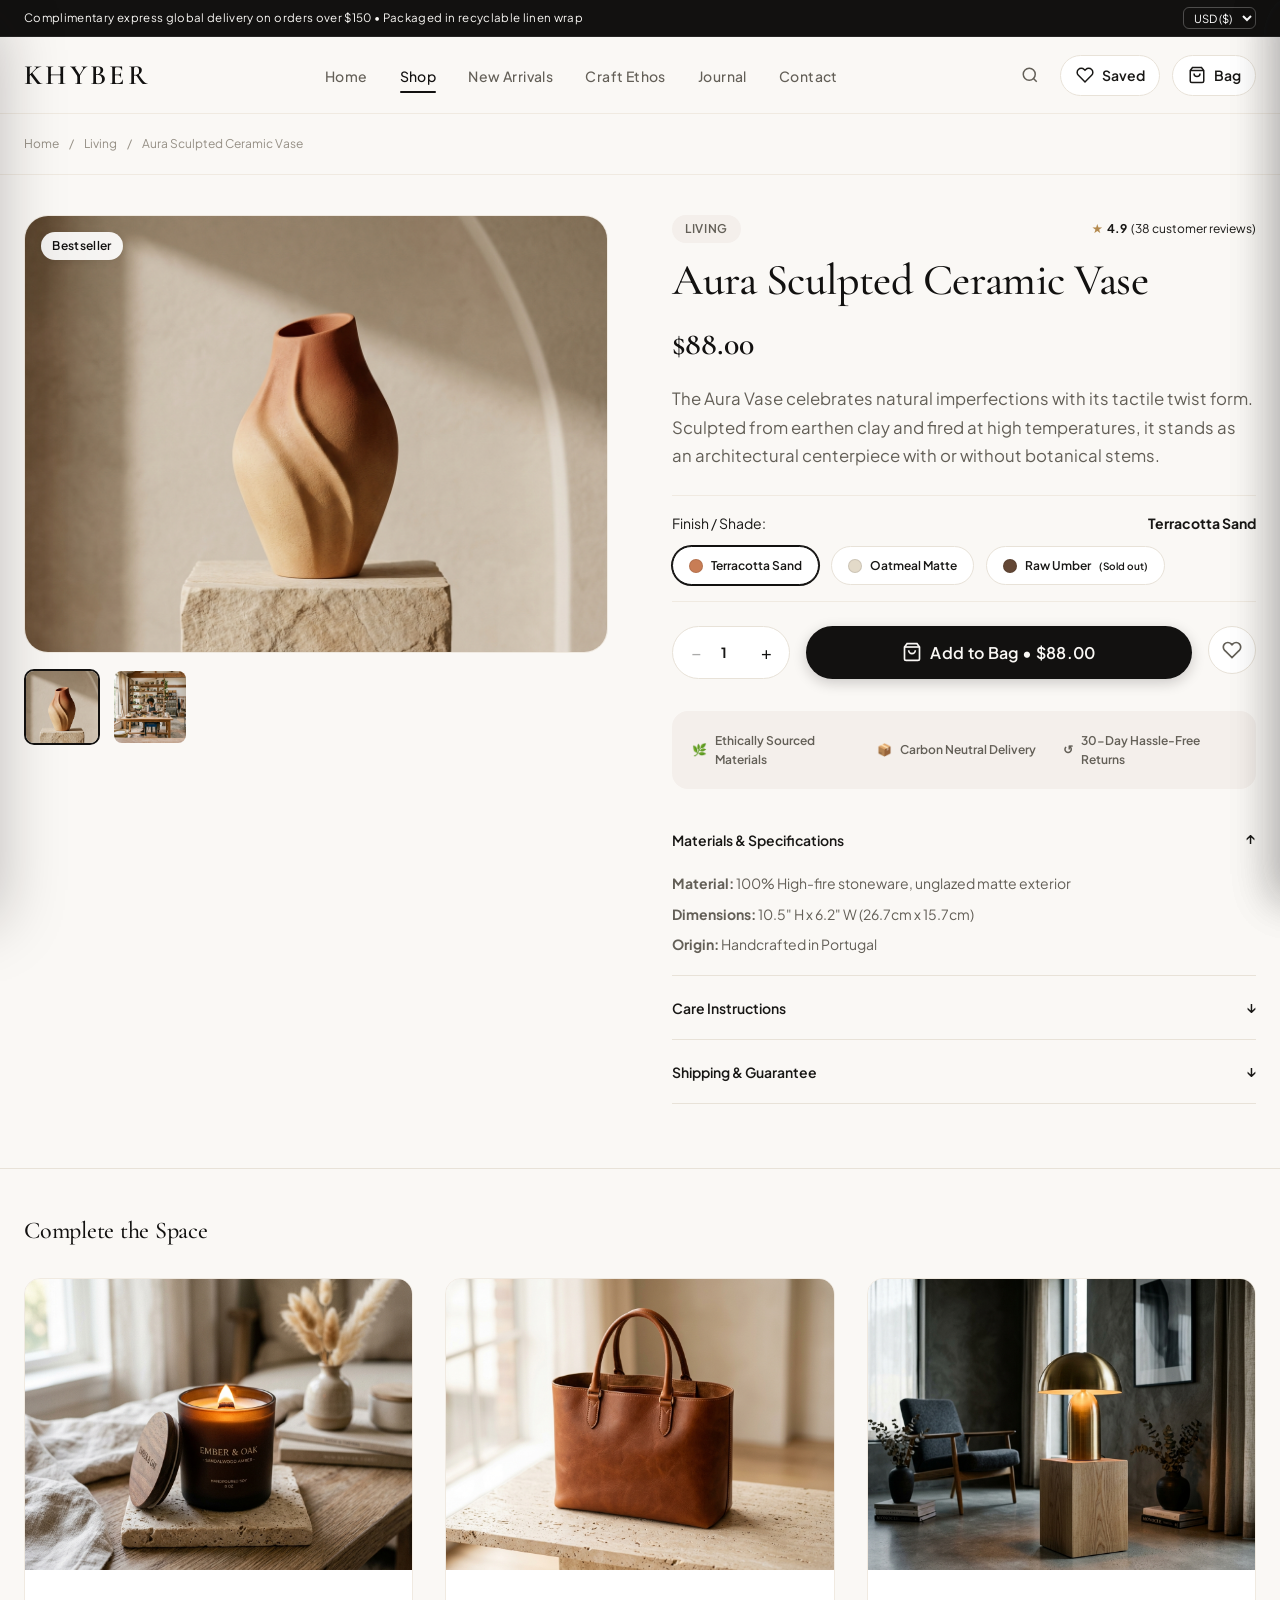
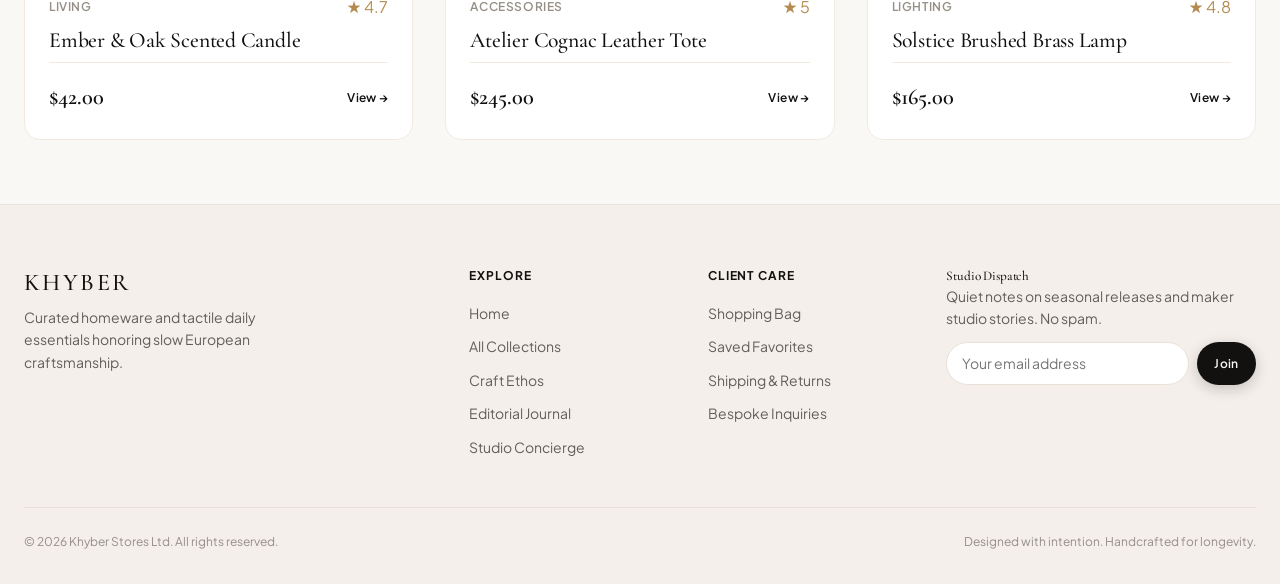
<file: public/product.html>
<!DOCTYPE html>
<html lang="en">
<head>
  <link rel="canonical" href="https://khyberstores.com/index.html" />
  <!-- Google tag (gtag.js) -->
<script async src="https://www.googletagmanager.com/gtag/js?id=G-FJ7KMBQQKL"></script>
<script>
  window.dataLayer = window.dataLayer || [];
  function gtag(){dataLayer.push(arguments);}
  gtag('js', new Date());

  gtag('config', 'G-FJ7KMBQQKL');
</script>
  <meta charset="UTF-8" />
  <meta name="viewport" content="width=device-width, initial-scale=1.0" />
  <title>Product Details — KHYBER Stores</title>
  <meta name="description" content="View handcrafted specifications, dimensions, materials, and care for our curated collection pieces." />

  <!-- Stylesheets -->
  <link rel="stylesheet" href="css/variables.css" />
  <link rel="stylesheet" href="css/base.css" />
  <link rel="stylesheet" href="css/components.css" />
  <link rel="stylesheet" href="css/pages.css" />
</head>

<body>

  <!-- Top Announcement Bar -->
  <div class="announcement-bar">
    <div class="container announcement-inner">
      <span>Complimentary express global delivery on orders over $150 &bull; Packaged in recyclable linen wrap</span>
      <div class="currency-selector">
        <select id="currency-select" aria-label="Select Currency">
          <option value="USD">USD ($)</option>
          <option value="EUR">EUR (€)</option>
          <option value="GBP">GBP (£)</option>
        </select>
      </div>
    </div>
  </div>

  <!-- Sticky Site Header -->
  <header class="site-header">
    <div class="container nav-container">
      <a href="index.html" class="brand-logo" id="brand-logo-link">KHYBER</a>

      <!-- Main Navigation Tabs -->
      <nav aria-label="Main Navigation">
        <ul class="nav-links">
          <li><a href="index.html" class="nav-link">Home</a></li>
          <li><a href="shop.html" class="nav-link">Shop</a></li>
          <li><a href="shop.html?category=New+Arrivals" class="nav-link">New Arrivals</a></li>
          <li><a href="about.html" class="nav-link">Craft Ethos</a></li>
          <li><a href="blog.html" class="nav-link">Journal</a></li>
          <li><a href="contact.html" class="nav-link">Contact</a></li>
        </ul>
      </nav>

      <div class="nav-actions">
        <!-- Search -->
        <button class="nav-icon-btn" id="nav-search-trigger" aria-label="Search">
          <svg width="18" height="18" viewBox="0 0 24 24" fill="none" stroke="currentColor" stroke-width="2">
            <circle cx="11" cy="11" r="8"></circle>
            <line x1="21" y1="21" x2="16.65" y2="16.65"></line>
          </svg>
        </button>

        <!-- Wishlist Button -->
        <button class="wishlist-toggle-btn" id="open-wishlist-btn" data-action="open-wishlist" aria-label="View wishlist">
          <svg width="18" height="18" viewBox="0 0 24 24" fill="none" stroke="currentColor" stroke-width="2">
            <path d="M20.84 4.61a5.5 5.5 0 0 0-7.78 0L12 5.67l-1.06-1.06a5.5 5.5 0 0 0-7.78 7.78l1.06 1.06L12 21.23l7.78-7.78 1.06-1.06a5.5 5.5 0 0 0 0-7.78z"></path>
          </svg>
          <span class="nav-btn-text">Saved</span>
          <span class="wishlist-count-badge" style="display: none;">0</span>
        </button>

        <!-- Cart Button -->
        <button class="cart-toggle-btn" id="open-cart-btn" data-action="open-cart" aria-label="View shopping bag">
          <svg width="18" height="18" viewBox="0 0 24 24" fill="none" stroke="currentColor" stroke-width="2">
            <path d="M6 2L3 6v14a2 2 0 0 0 2 2h14a2 2 0 0 0 2-2V6l-3-4z"></path>
            <line x1="3" y1="6" x2="21" y2="6"></line>
            <path d="M16 10a4 4 0 0 1-8 0"></path>
          </svg>
          <span>Bag</span>
          <span class="cart-count-badge" style="display: none;">0</span>
        </button>

        <!-- Mobile Menu Toggle -->
        <button class="mobile-menu-toggle" id="mobile-menu-toggle" aria-label="Toggle menu">
          <span></span><span></span><span></span>
        </button>
      </div>
    </div>

    <!-- Expandable Search Bar -->
    <div class="nav-search-bar" id="nav-search-bar">
      <div class="container nav-search-inner">
        <svg width="18" height="18" viewBox="0 0 24 24" fill="none" stroke="currentColor" stroke-width="2">
          <circle cx="11" cy="11" r="8"></circle>
          <line x1="21" y1="21" x2="16.65" y2="16.65"></line>
        </svg>
        <input type="search" id="nav-search-input" class="nav-search-input" placeholder="Search pieces, materials, categories..." aria-label="Search store" />
        <button class="nav-search-close" id="nav-search-close" aria-label="Close search">&times;</button>
      </div>
    </div>
  </header>

  <!-- Mobile Navigation Drawer -->
  <div class="mobile-nav-overlay" id="mobile-nav-overlay"></div>
  <aside class="mobile-nav-drawer" id="mobile-nav-drawer">
    <div class="mobile-nav-header">
      <span class="brand-logo">KHYBER</span>
      <button class="mobile-nav-close" id="mobile-nav-close">&times;</button>
    </div>
    <ul class="mobile-nav-list">
      <li><a href="index.html" class="mobile-nav-link">Home</a></li>
      <li><a href="shop.html" class="mobile-nav-link">Shop</a></li>
      <li><a href="shop.html?category=New+Arrivals" class="mobile-nav-link">New Arrivals</a></li>
      <li><a href="about.html" class="mobile-nav-link">Craft Ethos</a></li>
      <li><a href="blog.html" class="mobile-nav-link">Journal</a></li>
      <li><a href="contact.html" class="mobile-nav-link">Contact</a></li>
    </ul>
    <div class="mobile-nav-footer">
      <p class="text-muted" style="font-size: var(--text-xs);">Handcrafted with intention &bull; European ateliers</p>
    </div>
  </aside>

  <main id="main-content">
    <!-- Breadcrumbs -->
    <div class="breadcrumbs-bar">
      <div class="container">
        <nav aria-label="Breadcrumb">
          <a href="index.html">Home</a>
          <span class="breadcrumb-sep">/</span>
          <a href="index.html#catalog" id="bc-category">Collection</a>
          <span class="breadcrumb-sep">/</span>
          <span id="bc-title" class="text-muted">Loading Piece...</span>
        </nav>
      </div>
    </div>

    <!-- Product Detail Container (rendered dynamically via ProductDetailView) -->
    <div class="container">
      <div class="product-detail-layout" id="product-detail-container">
        <div style="padding: 4rem 0; text-align: center;">Loading product details...</div>
      </div>
    </div>

    <!-- Related Products -->
    <section class="related-section">
      <div class="container">
        <h3>Complete the Space</h3>
        <div class="products-grid" id="related-products-grid">
          <!-- Injected by ProductDetailView -->
        </div>
      </div>
    </section>
  </main>

  <!-- Slide-out Shopping Bag Drawer (Progress bar removed as requested) -->
  <div class="cart-overlay" id="cart-overlay" aria-hidden="true"></div>
  <aside class="cart-drawer" id="cart-drawer" aria-label="Shopping Bag">
    <div class="cart-drawer-header">
      <h3>Your Bag</h3>
      <button class="cart-drawer-close" id="cart-close-btn" aria-label="Close bag">&times;</button>
    </div>

    <!-- Items List (rendered via CartView) -->
    <div class="cart-items-container" id="cart-items-container">
      <!-- Injected by CartView -->
    </div>

    <!-- Drawer Footer -->
    <div class="cart-drawer-footer">
      <div class="cart-subtotal-row">
        <span>Subtotal</span>
        <strong id="cart-subtotal">$0.00</strong>
      </div>
      <button class="btn btn-primary btn-block" id="cart-checkout-btn" disabled>
        Proceed to Checkout
      </button>
      <p class="text-center text-muted" style="font-size: var(--text-xs); margin-top: var(--space-3);">
        Taxes and duties calculated at checkout.
      </p>
    </div>
  </aside>

  <!-- Slide-out Wishlist Drawer -->
  <div class="cart-overlay" id="wishlist-overlay" aria-hidden="true"></div>
  <aside class="cart-drawer" id="wishlist-drawer" aria-label="Favorites List">
    <div class="cart-drawer-header">
      <h3>Your Favorites</h3>
      <button class="cart-drawer-close" id="wishlist-close-btn" aria-label="Close wishlist">&times;</button>
    </div>
    <div class="cart-items-container" id="wishlist-items-container">
      <!-- Injected by WishlistView -->
    </div>
  </aside>

  <!-- Site Footer -->
  <footer class="site-footer">
    <div class="container">
      <div class="footer-grid">
        <div class="footer-brand">
          <h4>KHYBER</h4>
          <p>Curated homeware and tactile daily essentials honoring slow European craftsmanship.</p>
        </div>

        <div class="footer-col">
          <h5>Explore</h5>
          <ul class="footer-menu">
            <li><a href="index.html">Home</a></li>
            <li><a href="index.html#catalog">All Collections</a></li>
            <li><a href="about.html">Craft Ethos</a></li>
            <li><a href="blog.html">Editorial Journal</a></li>
            <li><a href="contact.html">Studio Concierge</a></li>
          </ul>
        </div>

        <div class="footer-col">
          <h5>Client Care</h5>
          <ul class="footer-menu">
            <li><a href="javascript:void(0)" data-action="open-cart">Shopping Bag</a></li>
            <li><a href="javascript:void(0)" data-action="open-wishlist">Saved Favorites</a></li>
            <li><a href="contact.html#faq">Shipping &amp; Returns</a></li>
            <li><a href="contact.html">Bespoke Inquiries</a></li>
          </ul>
        </div>

        <div class="footer-newsletter">
          <h5>Studio Dispatch</h5>
          <p>Quiet notes on seasonal releases and maker studio stories. No spam.</p>
          <form class="newsletter-form" onsubmit="event.preventDefault(); alert('Thank you for subscribing to our studio dispatch.'); this.reset();">
            <input type="email" placeholder="Your email address" required aria-label="Newsletter email" />
            <button type="submit" class="btn btn-primary btn-sm">Join</button>
          </form>
        </div>
      </div>

      <div class="footer-bottom">
        <span>&copy; 2026 Khyber Stores Ltd. All rights reserved.</span>
        <span>Designed with intention. Handcrafted for longevity.</span>
      </div>
    </div>
  </footer>

  <!-- MVC Architecture (Pure Static Scripts) -->
  <script src="js/data/products.js"></script>
  <script src="js/models/ProductModel.js"></script>
  <script src="js/models/CartModel.js"></script>
  <script src="js/models/WishlistModel.js"></script>
  <script src="js/models/CurrencyModel.js"></script>
  <script src="js/views/ToastView.js"></script>
  <script src="js/views/CartView.js"></script>
  <script src="js/views/WishlistView.js"></script>
  <script src="js/views/ProductDetailView.js"></script>
  <script src="js/controllers/CartController.js"></script>
  <script src="js/controllers/WishlistController.js"></script>
  <script src="js/controllers/ProductController.js"></script>
  <script src="js/nav.js"></script>
</body>
</html>
</file>
<file: css/variables.css>
/* ==========================================================================
   Design Tokens & CSS Variables - Khyber Stores
   ========================================================================== */
@import url('https://fonts.googleapis.com/css2?family=Cormorant+Garamond:ital,wght@0,400;0,500;0,600;1,400&family=Plus+Jakarta+Sans:wght@300;400;500;600;700&display=swap');

:root {
  /* Color Palette */
  --color-bg: #FAF8F5;
  --color-surface: #FFFFFF;
  --color-surface-subtle: #F4EFEB;
  --color-surface-elevated: #FFFFFF;
  --color-border: #E8E2D8;
  --color-border-subtle: #F0EAE1;

  --color-text-primary: #181715;
  --color-text-secondary: #635F57;
  --color-text-muted: #958F85;
  --color-text-inverse: #FAF8F5;

  --color-brand-black: #121110;
  --color-accent-terracotta: #C4552E;
  --color-accent-hover: #AB4723;
  --color-accent-soft: rgba(196, 85, 46, 0.08);
  --color-accent-gold: #B48A4E;
  --color-success: #2E7D32;
  --color-success-bg: #E8F5E9;

  /* Typography */
  --font-sans: 'Plus Jakarta Sans', -apple-system, BlinkMacSystemFont, "Segoe UI", Roboto, sans-serif;
  --font-serif: 'Cormorant Garamond', Georgia, serif;

  /* Font Sizes */
  --text-xs: 0.75rem;     /* 12px */
  --text-sm: 0.875rem;    /* 14px */
  --text-base: 1rem;      /* 16px */
  --text-lg: 1.125rem;    /* 18px */
  --text-xl: 1.25rem;     /* 20px */
  --text-2xl: 1.5rem;     /* 24px */
  --text-3xl: 2rem;       /* 32px */
  --text-4xl: 2.75rem;    /* 44px */
  --text-5xl: 3.5rem;     /* 56px */

  /* Spacing */
  --space-1: 0.25rem;
  --space-2: 0.5rem;
  --space-3: 0.75rem;
  --space-4: 1rem;
  --space-5: 1.25rem;
  --space-6: 1.5rem;
  --space-8: 2rem;
  --space-10: 2.5rem;
  --space-12: 3rem;
  --space-16: 4rem;
  --space-20: 5rem;
  --space-24: 6rem;

  /* Radii */
  --radius-sm: 6px;
  --radius-md: 10px;
  --radius-lg: 16px;
  --radius-xl: 24px;
  --radius-full: 9999px;

  /* Shadows */
  --shadow-subtle: 0 2px 8px rgba(24, 23, 21, 0.04);
  --shadow-card: 0 4px 20px rgba(24, 23, 21, 0.06);
  --shadow-hover: 0 12px 32px rgba(24, 23, 21, 0.12);
  --shadow-drawer: -8px 0 40px rgba(18, 17, 16, 0.18);
  --shadow-modal: 0 20px 60px rgba(18, 17, 16, 0.25);

  /* Transitions */
  --transition-fast: 160ms cubic-bezier(0.16, 1, 0.3, 1);
  --transition-normal: 260ms cubic-bezier(0.16, 1, 0.3, 1);
  --transition-slow: 400ms cubic-bezier(0.16, 1, 0.3, 1);

  /* Layout */
  --max-width: 1280px;
  --header-height: 76px;
}
</file>
<file: css/base.css>
/* ==========================================================================
   Base & Typography - Khyber Stores
   ========================================================================== */
*, *::before, *::after {
  box-sizing: border-box;
  margin: 0;
  padding: 0;
}

html {
  font-size: 16px;
  scroll-behavior: smooth;
  -webkit-font-smoothing: antialiased;
  -moz-osx-font-smoothing: grayscale;
}

body {
  font-family: var(--font-sans);
  background-color: var(--color-bg);
  color: var(--color-text-primary);
  line-height: 1.6;
  min-height: 100vh;
  display: flex;
  flex-direction: column;
}

body.modal-open {
  overflow: hidden;
}

img {
  max-width: 100%;
  height: auto;
  display: block;
}

a {
  color: inherit;
  text-decoration: none;
  transition: color var(--transition-fast);
}

button, input, select, textarea {
  font: inherit;
  color: inherit;
}

button {
  cursor: pointer;
  border: none;
  background: none;
}

/* Headings */
h1, h2, h3, h4, h5, h6 {
  font-family: var(--font-serif);
  font-weight: 500;
  line-height: 1.2;
  color: var(--color-brand-black);
  letter-spacing: -0.01em;
}

h1 { font-size: var(--text-4xl); }
h2 { font-size: var(--text-3xl); }
h3 { font-size: var(--text-2xl); }
h4 { font-size: var(--text-xl); }

@media (min-width: 768px) {
  h1 { font-size: var(--text-5xl); }
  h2 { font-size: var(--text-4xl); }
}

p {
  color: var(--color-text-secondary);
  font-size: var(--text-base);
  font-weight: 400;
}

/* Containers */
.container {
  width: 100%;
  max-width: var(--max-width);
  margin-left: auto;
  margin-right: auto;
  padding-left: var(--space-6);
  padding-right: var(--space-6);
}

/* Buttons */
.btn {
  display: inline-flex;
  align-items: center;
  justify-content: center;
  gap: var(--space-2);
  padding: 0.85rem 1.6rem;
  border-radius: var(--radius-full);
  font-size: var(--text-sm);
  font-weight: 600;
  letter-spacing: 0.02em;
  transition: all var(--transition-normal);
  text-align: center;
  white-space: nowrap;
}

.btn-primary {
  background-color: var(--color-brand-black);
  color: var(--color-text-inverse);
  box-shadow: 0 4px 14px rgba(18, 17, 16, 0.2);
}

.btn-primary:hover {
  background-color: #2a2825;
  transform: translateY(-2px);
  box-shadow: 0 6px 20px rgba(18, 17, 16, 0.28);
}

.btn-secondary {
  background-color: var(--color-surface);
  color: var(--color-brand-black);
  border: 1px solid var(--color-border);
}

.btn-secondary:hover {
  background-color: var(--color-surface-subtle);
  border-color: var(--color-brand-black);
  transform: translateY(-1px);
}

.btn-outline {
  background: transparent;
  color: var(--color-brand-black);
  border: 1px solid var(--color-border);
}

.btn-outline:hover {
  border-color: var(--color-brand-black);
  background-color: var(--color-surface);
}

.btn-sm {
  padding: 0.55rem 1.1rem;
  font-size: var(--text-xs);
}

.btn-block {
  width: 100%;
}

/* Badges */
.badge {
  display: inline-flex;
  align-items: center;
  padding: 0.28rem 0.75rem;
  border-radius: var(--radius-full);
  font-size: var(--text-xs);
  font-weight: 600;
  letter-spacing: 0.04em;
  text-transform: uppercase;
}

.badge-accent {
  background-color: var(--color-accent-soft);
  color: var(--color-accent-terracotta);
}

.product-badge {
  position: absolute;
  top: var(--space-4);
  left: var(--space-4);
  background: rgba(255, 255, 255, 0.92);
  backdrop-filter: blur(8px);
  -webkit-backdrop-filter: blur(8px);
  color: var(--color-brand-black);
  font-size: var(--text-xs);
  font-weight: 600;
  padding: 0.3rem 0.7rem;
  border-radius: var(--radius-full);
  letter-spacing: 0.03em;
  box-shadow: 0 2px 8px rgba(0, 0, 0, 0.08);
}

.product-badge-soft {
  background: var(--color-surface-subtle);
  color: var(--color-text-secondary);
  font-size: var(--text-xs);
  font-weight: 600;
  padding: 0.3rem 0.8rem;
  border-radius: var(--radius-full);
  text-transform: uppercase;
  letter-spacing: 0.06em;
}

/* Form Controls */
.form-group {
  display: flex;
  flex-direction: column;
  gap: var(--space-1);
  margin-bottom: var(--space-4);
}

.form-group label {
  font-size: var(--text-xs);
  font-weight: 600;
  text-transform: uppercase;
  letter-spacing: 0.05em;
  color: var(--color-text-secondary);
}

.form-control {
  width: 100%;
  padding: 0.75rem 1rem;
  border-radius: var(--radius-md);
  border: 1px solid var(--color-border);
  background: var(--color-surface);
  font-size: var(--text-sm);
  transition: border-color var(--transition-fast), box-shadow var(--transition-fast);
}

.form-control:focus {
  outline: none;
  border-color: var(--color-brand-black);
  box-shadow: 0 0 0 3px rgba(18, 17, 16, 0.08);
}

.form-row {
  display: grid;
  grid-template-columns: 1fr 1fr;
  gap: var(--space-3);
}

/* Utilities */
.text-center { text-align: center; }
.text-muted { color: var(--color-text-muted); }
.text-free { color: var(--color-success); font-weight: 600; }
</file>
<file: css/components.css>
/* ==========================================================================
   Components - Khyber Stores
   ========================================================================== */

/* ---------------- Navbar / Header ---------------- */
.site-header {
  position: sticky;
  top: 0;
  z-index: 90;
  background: rgba(250, 248, 245, 0.88);
  backdrop-filter: blur(14px);
  -webkit-backdrop-filter: blur(14px);
  border-bottom: 1px solid var(--color-border-subtle);
  transition: all var(--transition-normal);
}

.nav-container {
  display: flex;
  align-items: center;
  justify-content: space-between;
  height: var(--header-height);
}

.brand-logo {
  font-family: var(--font-serif);
  font-size: 1.75rem;
  font-weight: 600;
  letter-spacing: 0.12em;
  text-transform: uppercase;
  color: var(--color-brand-black);
}

.nav-links {
  display: none;
  align-items: center;
  gap: var(--space-8);
  list-style: none;
}

@media (min-width: 768px) {
  .nav-links {
    display: flex;
  }
}

.nav-link {
  font-size: var(--text-sm);
  font-weight: 500;
  letter-spacing: 0.03em;
  color: var(--color-text-secondary);
  position: relative;
  padding: 0.5rem 0;
}

.nav-link:hover,
.nav-link.active {
  color: var(--color-brand-black);
}

.nav-link.active::after {
  content: '';
  position: absolute;
  bottom: 0;
  left: 0;
  width: 100%;
  height: 2px;
  background-color: var(--color-brand-black);
  border-radius: var(--radius-full);
}

.nav-actions {
  display: flex;
  align-items: center;
  gap: var(--space-4);
}

.cart-toggle-btn {
  display: inline-flex;
  align-items: center;
  gap: var(--space-2);
  padding: 0.5rem 0.9rem;
  border-radius: var(--radius-full);
  background: var(--color-surface);
  border: 1px solid var(--color-border);
  font-size: var(--text-sm);
  font-weight: 600;
  transition: all var(--transition-fast);
}

.cart-toggle-btn:hover {
  background: var(--color-brand-black);
  color: var(--color-text-inverse);
  border-color: var(--color-brand-black);
}

.cart-count-badge {
  display: inline-flex;
  align-items: center;
  justify-content: center;
  background-color: var(--color-accent-terracotta);
  color: #fff;
  font-size: 0.7rem;
  font-weight: 700;
  min-width: 1.25rem;
  height: 1.25rem;
  padding: 0 4px;
  border-radius: var(--radius-full);
}

/* ---------------- Cart Drawer ---------------- */
.cart-overlay {
  position: fixed;
  inset: 0;
  background: rgba(18, 17, 16, 0.55);
  backdrop-filter: blur(4px);
  -webkit-backdrop-filter: blur(4px);
  z-index: 100;
  opacity: 0;
  visibility: hidden;
  transition: all var(--transition-normal);
}

.cart-overlay.is-open {
  opacity: 1;
  visibility: visible;
}

.cart-drawer {
  position: fixed;
  top: 0;
  right: 0;
  bottom: 0;
  width: 100%;
  max-width: 440px;
  background: var(--color-surface);
  box-shadow: var(--shadow-drawer);
  z-index: 101;
  display: flex;
  flex-direction: column;
  transform: translateX(100%);
  transition: transform 340ms cubic-bezier(0.16, 1, 0.3, 1);
}

.cart-drawer.is-open {
  transform: translateX(0);
}

.cart-drawer-header {
  padding: var(--space-5) var(--space-6);
  display: flex;
  align-items: center;
  justify-content: space-between;
  border-bottom: 1px solid var(--color-border-subtle);
}

.cart-drawer-header h3 {
  font-size: var(--text-xl);
}

.cart-drawer-close {
  font-size: 1.75rem;
  line-height: 1;
  padding: var(--space-1);
  color: var(--color-text-muted);
  transition: color var(--transition-fast);
}

.cart-drawer-close:hover {
  color: var(--color-brand-black);
}

.shipping-meter {
  padding: var(--space-3) var(--space-6);
  background: var(--color-surface-subtle);
  border-bottom: 1px solid var(--color-border-subtle);
}

.shipping-progress-text {
  font-size: var(--text-xs);
  color: var(--color-text-secondary);
  margin-bottom: var(--space-2);
}

.shipping-progress-track {
  width: 100%;
  height: 5px;
  background: var(--color-border);
  border-radius: var(--radius-full);
  overflow: hidden;
}

.shipping-progress-fill {
  height: 100%;
  background: var(--color-accent-terracotta);
  border-radius: var(--radius-full);
  transition: width 300ms ease;
}

.cart-items-container {
  flex: 1;
  overflow-y: auto;
  padding: var(--space-4) var(--space-6);
  display: flex;
  flex-direction: column;
  gap: var(--space-4);
}

/* Cart Item Card */
.cart-item {
  display: flex;
  gap: var(--space-4);
  padding-bottom: var(--space-4);
  border-bottom: 1px solid var(--color-border-subtle);
}

.cart-item-img-link {
  flex-shrink: 0;
  width: 76px;
  height: 96px;
  border-radius: var(--radius-md);
  overflow: hidden;
  background: var(--color-surface-subtle);
}

.cart-item-img {
  width: 100%;
  height: 100%;
  object-fit: cover;
}

.cart-item-info {
  flex: 1;
  display: flex;
  flex-direction: column;
  justify-content: space-between;
}

.cart-item-header {
  display: flex;
  align-items: flex-start;
  justify-content: space-between;
  gap: var(--space-2);
}

.cart-item-name {
  font-weight: 600;
  font-size: var(--text-sm);
  color: var(--color-brand-black);
  line-height: 1.3;
}

.cart-item-remove {
  color: var(--color-text-muted);
  font-size: 1.25rem;
  line-height: 1;
  padding: 0 4px;
}

.cart-item-remove:hover {
  color: var(--color-accent-terracotta);
}

.cart-item-variant {
  font-size: var(--text-xs);
  color: var(--color-text-muted);
  margin-top: 2px;
}

.cart-item-footer {
  display: flex;
  align-items: center;
  justify-content: space-between;
  margin-top: var(--space-3);
}

.cart-qty-control {
  display: inline-flex;
  align-items: center;
  border: 1px solid var(--color-border);
  border-radius: var(--radius-full);
  background: var(--color-surface);
}

.cart-qty-btn {
  width: 26px;
  height: 26px;
  display: flex;
  align-items: center;
  justify-content: center;
  font-size: 0.9rem;
  color: var(--color-text-secondary);
}

.cart-qty-btn:hover {
  color: var(--color-brand-black);
}

.cart-qty-val {
  font-size: var(--text-xs);
  font-weight: 600;
  min-width: 20px;
  text-align: center;
}

.cart-item-price {
  font-size: var(--text-sm);
  font-weight: 600;
  color: var(--color-brand-black);
}

.cart-drawer-footer {
  padding: var(--space-5) var(--space-6);
  border-top: 1px solid var(--color-border-subtle);
  background: var(--color-surface);
}

.cart-subtotal-row {
  display: flex;
  align-items: center;
  justify-content: space-between;
  margin-bottom: var(--space-4);
  font-size: var(--text-lg);
}

.cart-subtotal-row strong {
  font-family: var(--font-serif);
  font-size: var(--text-xl);
}

.cart-empty-state {
  text-align: center;
  padding: var(--space-12) var(--space-4);
  display: flex;
  flex-direction: column;
  align-items: center;
  gap: var(--space-3);
}

.cart-empty-icon {
  width: 64px;
  height: 64px;
  border-radius: 50%;
  background: var(--color-surface-subtle);
  display: flex;
  align-items: center;
  justify-content: center;
  color: var(--color-text-muted);
}

.cart-empty-title {
  font-family: var(--font-serif);
  font-size: var(--text-xl);
  color: var(--color-brand-black);
}

.cart-empty-sub {
  font-size: var(--text-sm);
  max-width: 260px;
}

/* ---------------- Toast Notifications ---------------- */
.toast-container {
  position: fixed;
  bottom: var(--space-6);
  right: var(--space-6);
  z-index: 200;
  display: flex;
  flex-direction: column;
  gap: var(--space-3);
  pointer-events: none;
}

.toast-item {
  pointer-events: auto;
  display: flex;
  align-items: center;
  gap: var(--space-3);
  padding: var(--space-3) var(--space-4);
  background: rgba(18, 17, 16, 0.95);
  backdrop-filter: blur(12px);
  -webkit-backdrop-filter: blur(12px);
  color: #fff;
  border-radius: var(--radius-lg);
  box-shadow: var(--shadow-card);
  min-width: 280px;
  max-width: 360px;
  transform: translateY(20px) scale(0.96);
  opacity: 0;
  transition: all 260ms cubic-bezier(0.16, 1, 0.3, 1);
}

.toast-item.toast-visible {
  transform: translateY(0) scale(1);
  opacity: 1;
}

.toast-item.toast-exit {
  transform: translateY(12px) scale(0.95);
  opacity: 0;
}

.toast-img {
  width: 44px;
  height: 44px;
  object-fit: cover;
  border-radius: var(--radius-sm);
  flex-shrink: 0;
}

.toast-content {
  flex: 1;
}

.toast-title {
  font-family: var(--font-sans);
  font-size: var(--text-sm);
  font-weight: 600;
  color: #fff;
}

.toast-msg {
  font-size: var(--text-xs);
  color: #c9c5be;
  margin-top: 2px;
}

.toast-close {
  color: #9c978f;
  font-size: 1.25rem;
  line-height: 1;
  padding: 4px;
}

.toast-close:hover {
  color: #fff;
}

/* ---------------- Modals (Checkout & Article Reader) ---------------- */
.checkout-modal-overlay,
.article-modal-overlay {
  position: fixed;
  inset: 0;
  background: rgba(18, 17, 16, 0.65);
  backdrop-filter: blur(6px);
  -webkit-backdrop-filter: blur(6px);
  z-index: 150;
  display: flex;
  align-items: center;
  justify-content: center;
  padding: var(--space-4);
  opacity: 0;
  visibility: hidden;
  transition: all var(--transition-normal);
}

.checkout-modal-overlay.is-open,
.article-modal-overlay.is-open {
  opacity: 1;
  visibility: visible;
}

.checkout-modal-card {
  position: relative;
  background: var(--color-surface);
  border-radius: var(--radius-xl);
  padding: var(--space-8);
  width: 100%;
  max-width: 520px;
  box-shadow: var(--shadow-modal);
  transform: translateY(20px) scale(0.97);
  transition: transform 300ms cubic-bezier(0.16, 1, 0.3, 1);
}

.checkout-modal-overlay.is-open .checkout-modal-card {
  transform: translateY(0) scale(1);
}

.checkout-modal-close,
.article-modal-close {
  position: absolute;
  top: var(--space-4);
  right: var(--space-4);
  font-size: 1.75rem;
  line-height: 1;
  color: var(--color-text-muted);
  width: 36px;
  height: 36px;
  display: flex;
  align-items: center;
  justify-content: center;
  border-radius: 50%;
  transition: all var(--transition-fast);
}

.checkout-modal-close:hover,
.article-modal-close:hover {
  background: var(--color-surface-subtle);
  color: var(--color-brand-black);
}

.checkout-header {
  margin-bottom: var(--space-6);
}

.checkout-header h3 {
  margin: var(--space-2) 0 var(--space-1);
}

.checkout-summary-box {
  background: var(--color-surface-subtle);
  padding: var(--space-4);
  border-radius: var(--radius-md);
  margin-bottom: var(--space-5);
}

.checkout-summary-row {
  display: flex;
  justify-content: space-between;
  font-size: var(--text-sm);
  margin-bottom: var(--space-2);
}

.checkout-summary-row.total {
  margin-top: var(--space-3);
  padding-top: var(--space-3);
  border-top: 1px dashed var(--color-border);
  font-weight: 700;
  font-size: var(--text-base);
  color: var(--color-brand-black);
}

.checkout-guarantee {
  font-size: var(--text-xs);
  text-align: center;
  color: var(--color-text-muted);
  margin-top: var(--space-4);
}

.success-checkmark {
  width: 56px;
  height: 56px;
  border-radius: 50%;
  background: var(--color-success-bg);
  color: var(--color-success);
  font-size: 1.75rem;
  display: flex;
  align-items: center;
  justify-content: center;
  margin: 0 auto var(--space-4);
}

.success-order-num {
  font-weight: 600;
  color: var(--color-brand-black);
  margin: var(--space-2) 0 var(--space-4);
}

/* Article Modal */
.article-modal-card {
  position: relative;
  background: var(--color-surface);
  border-radius: var(--radius-xl);
  max-width: 680px;
  width: 100%;
  max-height: 90vh;
  overflow-y: auto;
  box-shadow: var(--shadow-modal);
}

.article-modal-hero {
  height: 280px;
  overflow: hidden;
}

.article-modal-img {
  width: 100%;
  height: 100%;
  object-fit: cover;
}

.article-modal-body {
  padding: var(--space-8);
}

.article-modal-title {
  font-size: var(--text-3xl);
  margin: var(--space-2) 0 var(--space-2);
}

.article-modal-subtitle {
  font-size: var(--text-base);
  color: var(--color-text-secondary);
}

.article-divider {
  border: 0;
  height: 1px;
  background: var(--color-border);
  margin: var(--space-5) 0;
}

.article-modal-paragraphs p {
  margin-bottom: var(--space-4);
  line-height: 1.8;
  font-size: 1.05rem;
}

.article-modal-footer {
  margin-top: var(--space-8);
  padding-top: var(--space-6);
  border-top: 1px solid var(--color-border-subtle);
  display: flex;
  align-items: center;
  justify-content: space-between;
}

.article-author-card {
  display: flex;
  align-items: center;
  gap: var(--space-3);
}

.author-avatar {
  width: 40px;
  height: 40px;
  border-radius: 50%;
  background: var(--color-brand-black);
  color: #fff;
  display: flex;
  align-items: center;
  justify-content: center;
  font-weight: 700;
}

/* ---------------- Site Footer ---------------- */
.site-footer {
  background: var(--color-surface-subtle);
  border-top: 1px solid var(--color-border);
  margin-top: auto;
  padding: var(--space-16) 0 var(--space-8);
}

.footer-grid {
  display: grid;
  grid-template-columns: 1fr;
  gap: var(--space-8);
  margin-bottom: var(--space-12);
}

@media (min-width: 768px) {
  .footer-grid {
    grid-template-columns: 2fr 1fr 1fr 1.5fr;
  }
}

.footer-brand h4 {
  font-size: 1.5rem;
  letter-spacing: 0.1em;
  margin-bottom: var(--space-2);
}

.footer-brand p {
  font-size: var(--text-sm);
  max-width: 280px;
}

.footer-col h5 {
  font-family: var(--font-sans);
  font-size: var(--text-xs);
  text-transform: uppercase;
  letter-spacing: 0.08em;
  font-weight: 700;
  margin-bottom: var(--space-4);
}

.footer-menu {
  list-style: none;
  display: flex;
  flex-direction: column;
  gap: var(--space-2);
}

.footer-menu a {
  font-size: var(--text-sm);
  color: var(--color-text-secondary);
}

.footer-menu a:hover {
  color: var(--color-brand-black);
}

.footer-newsletter p {
  font-size: var(--text-sm);
  margin-bottom: var(--space-3);
}

.newsletter-form {
  display: flex;
  gap: var(--space-2);
}

.newsletter-form input {
  flex: 1;
  padding: 0.6rem 0.9rem;
  border-radius: var(--radius-full);
  border: 1px solid var(--color-border);
  background: var(--color-surface);
  font-size: var(--text-sm);
}

.footer-bottom {
  border-top: 1px solid var(--color-border);
  padding-top: var(--space-6);
  display: flex;
  flex-direction: column;
  align-items: center;
  justify-content: space-between;
  gap: var(--space-4);
  font-size: var(--text-xs);
  color: var(--color-text-muted);
}

@media (min-width: 768px) {
  .footer-bottom {
    flex-direction: row;
  }
}
</file>
<file: css/pages.css>
/* ==========================================================================
   Pages & Layout - Khyber Stores
   ========================================================================== */

/* ---------------- Home Hero ---------------- */
.hero-section {
  position: relative;
  padding: var(--space-16) 0 var(--space-12);
  background: radial-gradient(circle at 50% 0%, rgba(244, 239, 235, 0.7) 0%, rgba(250, 248, 245, 1) 70%);
  border-bottom: 1px solid var(--color-border-subtle);
  overflow: hidden;
}

.hero-content {
  max-width: 780px;
  margin: 0 auto;
  text-align: center;
}

.hero-badge {
  margin-bottom: var(--space-4);
  background: var(--color-surface);
  border: 1px solid var(--color-border);
  box-shadow: var(--shadow-subtle);
}

.hero-title {
  font-size: var(--text-4xl);
  line-height: 1.15;
  margin-bottom: var(--space-4);
  letter-spacing: -0.02em;
}

@media (min-width: 768px) {
  .hero-title {
    font-size: var(--text-5xl);
  }
}

.hero-title em {
  font-style: italic;
  font-weight: 400;
  color: var(--color-accent-terracotta);
}

.hero-desc {
  font-size: var(--text-lg);
  color: var(--color-text-secondary);
  max-width: 580px;
  margin: 0 auto var(--space-8);
}

.hero-cta-group {
  display: flex;
  align-items: center;
  justify-content: center;
  gap: var(--space-4);
  flex-wrap: wrap;
}

/* ---------------- Value Props / Promise Bar ---------------- */
.promise-bar {
  border-bottom: 1px solid var(--color-border);
  background: var(--color-surface);
  padding: var(--space-6) 0;
}

.promise-grid {
  display: grid;
  grid-template-columns: 1fr;
  gap: var(--space-6);
}

@media (min-width: 640px) {
  .promise-grid {
    grid-template-columns: repeat(3, 1fr);
  }
}

.promise-item {
  display: flex;
  align-items: center;
  gap: var(--space-3);
}

.promise-icon {
  font-size: 1.5rem;
}

.promise-item strong {
  display: block;
  font-size: var(--text-sm);
  color: var(--color-brand-black);
}

.promise-item span {
  font-size: var(--text-xs);
  color: var(--color-text-muted);
}

/* ---------------- Catalog Section ---------------- */
.catalog-section {
  padding: var(--space-12) 0 var(--space-20);
}

.catalog-header {
  display: flex;
  flex-direction: column;
  gap: var(--space-6);
  margin-bottom: var(--space-10);
}

@media (min-width: 768px) {
  .catalog-header {
    flex-direction: row;
    align-items: center;
    justify-content: space-between;
  }
}

.catalog-filters {
  display: flex;
  align-items: center;
  gap: var(--space-2);
  overflow-x: auto;
  padding-bottom: var(--space-2);
}

.filter-pill {
  padding: 0.55rem 1.15rem;
  border-radius: var(--radius-full);
  font-size: var(--text-xs);
  font-weight: 600;
  letter-spacing: 0.04em;
  background: var(--color-surface);
  border: 1px solid var(--color-border);
  color: var(--color-text-secondary);
  transition: all var(--transition-fast);
  white-space: nowrap;
}

.filter-pill:hover,
.filter-pill.active {
  background: var(--color-brand-black);
  color: var(--color-text-inverse);
  border-color: var(--color-brand-black);
}

.search-box {
  position: relative;
  min-width: 260px;
}

.search-icon {
  position: absolute;
  left: 1rem;
  top: 50%;
  transform: translateY(-50%);
  color: var(--color-text-muted);
  pointer-events: none;
}

.search-box .form-control {
  padding-left: 2.6rem;
  border-radius: var(--radius-full);
  background: var(--color-surface);
}

.results-meta {
  font-size: var(--text-xs);
  color: var(--color-text-muted);
  margin-bottom: var(--space-6);
}

/* ---------------- Product Grid & Cards ---------------- */
.products-grid {
  display: grid;
  grid-template-columns: 1fr;
  gap: var(--space-8);
}

@media (min-width: 640px) {
  .products-grid {
    grid-template-columns: repeat(2, 1fr);
  }
}

@media (min-width: 1024px) {
  .products-grid {
    grid-template-columns: repeat(3, 1fr);
  }
}

.product-card {
  background: var(--color-surface);
  border-radius: var(--radius-lg);
  border: 1px solid var(--color-border-subtle);
  overflow: hidden;
  transition: transform var(--transition-normal), box-shadow var(--transition-normal);
  display: flex;
  flex-direction: column;
  animation: fadeIn 0.4s ease forwards;
}

@keyframes fadeIn {
  from { opacity: 0; transform: translateY(10px); }
  to { opacity: 1; transform: translateY(0); }
}

.product-card:hover {
  transform: translateY(-4px);
  box-shadow: var(--shadow-hover);
  border-color: var(--color-border);
}

.product-card-media {
  position: relative;
  aspect-ratio: 4 / 3;
  overflow: hidden;
  background: var(--color-surface-subtle);
}

.product-media-link {
  display: block;
  width: 100%;
  height: 100%;
}

.product-card-img {
  width: 100%;
  height: 100%;
  object-fit: cover;
  transition: transform 600ms cubic-bezier(0.16, 1, 0.3, 1);
}

.product-card:hover .product-card-img {
  transform: scale(1.05);
}

.btn-quick-add {
  position: absolute;
  bottom: var(--space-4);
  right: var(--space-4);
  display: inline-flex;
  align-items: center;
  gap: var(--space-2);
  padding: 0.55rem 0.95rem;
  background: rgba(255, 255, 255, 0.94);
  backdrop-filter: blur(8px);
  -webkit-backdrop-filter: blur(8px);
  color: var(--color-brand-black);
  border-radius: var(--radius-full);
  font-size: var(--text-xs);
  font-weight: 600;
  box-shadow: var(--shadow-card);
  opacity: 0.92;
  transform: translateY(2px);
  transition: all var(--transition-fast);
}

.btn-quick-add:hover {
  background: var(--color-brand-black);
  color: #fff;
  transform: translateY(0);
}

.btn-quick-add.added {
  background: var(--color-success);
  color: #fff;
}

.product-card-body {
  padding: var(--space-6);
  display: flex;
  flex-direction: column;
  flex: 1;
}

.product-card-meta {
  display: flex;
  align-items: center;
  justify-content: space-between;
  margin-bottom: var(--space-2);
}

.product-card-cat {
  font-size: var(--text-xs);
  font-weight: 600;
  color: var(--color-text-muted);
  text-transform: uppercase;
  letter-spacing: 0.05em;
}

.product-card-rating {
  display: flex;
  align-items: center;
  gap: 3px;
  font-size: var(--text-xs);
}

.star-icon {
  color: var(--color-accent-gold);
}

.rating-val {
  font-weight: 600;
  color: var(--color-brand-black);
}

.reviews-count {
  color: var(--color-text-muted);
}

.product-card-title {
  font-size: 1.35rem;
  line-height: 1.25;
  margin-bottom: var(--space-2);
}

.product-card-title a:hover {
  color: var(--color-accent-terracotta);
}

.product-card-tagline {
  font-size: var(--text-sm);
  color: var(--color-text-secondary);
  margin-bottom: var(--space-6);
  flex: 1;
  display: -webkit-box;
  -webkit-line-clamp: 2;
  -webkit-box-orient: vertical;
  overflow: hidden;
}

.product-card-footer {
  display: flex;
  align-items: center;
  justify-content: space-between;
  padding-top: var(--space-4);
  border-top: 1px solid var(--color-border-subtle);
}

.product-card-price {
  font-family: var(--font-serif);
  font-size: 1.4rem;
  font-weight: 600;
  color: var(--color-brand-black);
}

.product-card-link {
  font-size: var(--text-xs);
  font-weight: 600;
  letter-spacing: 0.03em;
  color: var(--color-brand-black);
}

.product-card-link:hover {
  color: var(--color-accent-terracotta);
}

.empty-results {
  grid-column: 1 / -1;
  text-align: center;
  padding: var(--space-16) var(--space-4);
  background: var(--color-surface);
  border-radius: var(--radius-lg);
  border: 1px dashed var(--color-border);
}

.empty-results-title {
  font-family: var(--font-serif);
  font-size: var(--text-2xl);
  color: var(--color-brand-black);
  margin-bottom: var(--space-2);
}

/* ---------------- Product Detail Page ---------------- */
.breadcrumbs-bar {
  padding: var(--space-5) 0;
  border-bottom: 1px solid var(--color-border-subtle);
  font-size: var(--text-xs);
  color: var(--color-text-muted);
}

.breadcrumbs-bar a:hover {
  color: var(--color-brand-black);
}

.breadcrumb-sep {
  margin: 0 var(--space-2);
}

.product-detail-layout {
  display: grid;
  grid-template-columns: 1fr;
  gap: var(--space-10);
  padding: var(--space-10) 0 var(--space-16);
}

@media (min-width: 900px) {
  .product-detail-layout {
    grid-template-columns: 1fr 1fr;
    gap: var(--space-16);
  }
}

.product-gallery-main {
  position: relative;
  aspect-ratio: 4 / 3;
  border-radius: var(--radius-xl);
  overflow: hidden;
  background: var(--color-surface-subtle);
  border: 1px solid var(--color-border-subtle);
}

.gallery-hero-img {
  width: 100%;
  height: 100%;
  object-fit: cover;
  transition: opacity 200ms ease;
}

.gallery-thumbs {
  display: flex;
  gap: var(--space-3);
  margin-top: var(--space-4);
}

.gallery-thumb-btn {
  width: 76px;
  height: 76px;
  border-radius: var(--radius-md);
  overflow: hidden;
  border: 2px solid transparent;
  padding: 0;
  transition: border-color var(--transition-fast);
}

.gallery-thumb-btn.active {
  border-color: var(--color-brand-black);
}

.gallery-thumb-img {
  width: 100%;
  height: 100%;
  object-fit: cover;
}

.product-info-panel {
  display: flex;
  flex-direction: column;
}

.product-header-meta {
  display: flex;
  align-items: center;
  justify-content: space-between;
  margin-bottom: var(--space-3);
}

.product-rating-row {
  display: flex;
  align-items: center;
  gap: 4px;
  font-size: var(--text-xs);
}

.product-title {
  font-size: var(--text-3xl);
  line-height: 1.15;
  margin-bottom: var(--space-3);
}

@media (min-width: 768px) {
  .product-title {
    font-size: var(--text-4xl);
  }
}

.product-price-tag {
  font-family: var(--font-serif);
  font-size: 2rem;
  font-weight: 600;
  color: var(--color-brand-black);
  margin-bottom: var(--space-4);
}

.product-short-desc {
  font-size: 1.05rem;
  line-height: 1.7;
  color: var(--color-text-secondary);
  margin-bottom: var(--space-6);
}

.product-option-block {
  margin-bottom: var(--space-6);
  padding: var(--space-4) 0;
  border-top: 1px solid var(--color-border-subtle);
  border-bottom: 1px solid var(--color-border-subtle);
}

.option-header {
  display: flex;
  align-items: center;
  justify-content: space-between;
  font-size: var(--text-sm);
  margin-bottom: var(--space-3);
}

.variant-pill-group {
  display: flex;
  flex-wrap: wrap;
  gap: var(--space-3);
}

.variant-pill {
  display: inline-flex;
  align-items: center;
  gap: var(--space-2);
  padding: 0.55rem 1rem;
  border-radius: var(--radius-full);
  border: 1px solid var(--color-border);
  background: var(--color-surface);
  font-size: var(--text-xs);
  font-weight: 600;
  transition: all var(--transition-fast);
}

.variant-pill.active {
  border-color: var(--color-brand-black);
  box-shadow: 0 0 0 1px var(--color-brand-black);
}

.color-dot {
  width: 14px;
  height: 14px;
  border-radius: 50%;
  border: 1px solid rgba(0, 0, 0, 0.1);
}

.product-action-block {
  display: flex;
  gap: var(--space-4);
  margin-bottom: var(--space-8);
}

.qty-stepper {
  display: inline-flex;
  align-items: center;
  border: 1px solid var(--color-border);
  border-radius: var(--radius-full);
  background: var(--color-surface);
  padding: 0 4px;
}

.qty-btn {
  width: 38px;
  height: 44px;
  display: flex;
  align-items: center;
  justify-content: center;
  font-size: 1.1rem;
  color: var(--color-brand-black);
}

.qty-input {
  width: 32px;
  border: none;
  background: transparent;
  text-align: center;
  font-size: var(--text-sm);
  font-weight: 700;
}

.btn-add-bag {
  flex: 1;
  font-size: var(--text-base);
}

.btn-success-state {
  background-color: var(--color-success) !important;
}

.trust-features-grid {
  display: grid;
  grid-template-columns: 1fr;
  gap: var(--space-3);
  padding: var(--space-5);
  background: var(--color-surface-subtle);
  border-radius: var(--radius-lg);
  margin-bottom: var(--space-8);
}

@media (min-width: 600px) {
  .trust-features-grid {
    grid-template-columns: repeat(3, 1fr);
  }
}

.trust-item {
  display: flex;
  align-items: center;
  gap: var(--space-2);
  font-size: var(--text-xs);
  font-weight: 600;
  color: var(--color-text-secondary);
}

/* Accordion */
.product-accordion {
  display: flex;
  flex-direction: column;
  gap: var(--space-3);
}

.accordion-item {
  border-bottom: 1px solid var(--color-border);
  padding-bottom: var(--space-3);
}

.accordion-header {
  font-size: var(--text-sm);
  font-weight: 600;
  display: flex;
  align-items: center;
  justify-content: space-between;
  padding: var(--space-2) 0;
  cursor: pointer;
  list-style: none;
}

.accordion-header::-webkit-details-marker {
  display: none;
}

.accordion-chevron {
  transition: transform 200ms ease;
  font-size: 0.9rem;
}

details[open] .accordion-chevron {
  transform: rotate(180deg);
}

.accordion-body {
  padding: var(--space-3) 0 var(--space-2);
  font-size: var(--text-sm);
  color: var(--color-text-secondary);
}

.specs-list {
  list-style: none;
  display: flex;
  flex-direction: column;
  gap: var(--space-2);
}

.related-section {
  padding: var(--space-12) 0 var(--space-16);
  border-top: 1px solid var(--color-border);
}

.related-section h3 {
  font-size: var(--text-2xl);
  margin-bottom: var(--space-8);
}

/* ---------------- Editorial Blog Page ---------------- */
.blog-hero {
  padding: var(--space-16) 0 var(--space-10);
  text-align: center;
  border-bottom: 1px solid var(--color-border-subtle);
}

.blog-hero-badge {
  margin-bottom: var(--space-3);
}

.blog-hero-title {
  font-size: var(--text-4xl);
  margin-bottom: var(--space-3);
}

.blog-hero-desc {
  max-width: 520px;
  margin: 0 auto;
  font-size: var(--text-base);
}

.featured-story-section {
  padding: var(--space-10) 0;
}

.featured-blog-card {
  display: grid;
  grid-template-columns: 1fr;
  background: var(--color-surface);
  border-radius: var(--radius-xl);
  overflow: hidden;
  border: 1px solid var(--color-border-subtle);
  box-shadow: var(--shadow-card);
  cursor: pointer;
  transition: transform var(--transition-normal), box-shadow var(--transition-normal);
}

@media (min-width: 860px) {
  .featured-blog-card {
    grid-template-columns: 1.2fr 1fr;
  }
}

.featured-blog-card:hover {
  transform: translateY(-4px);
  box-shadow: var(--shadow-hover);
}

.featured-blog-media {
  position: relative;
  aspect-ratio: 16 / 9;
  overflow: hidden;
}

@media (min-width: 860px) {
  .featured-blog-media {
    aspect-ratio: auto;
    height: 100%;
  }
}

.featured-blog-img {
  width: 100%;
  height: 100%;
  object-fit: cover;
  transition: transform 600ms ease;
}

.featured-blog-card:hover .featured-blog-img {
  transform: scale(1.04);
}

.featured-blog-content {
  padding: var(--space-8) var(--space-8);
  display: flex;
  flex-direction: column;
  justify-content: center;
}

.blog-meta-row {
  display: flex;
  align-items: center;
  gap: var(--space-2);
  font-size: var(--text-xs);
  color: var(--color-text-muted);
  margin-bottom: var(--space-3);
}

.blog-cat {
  font-weight: 700;
  text-transform: uppercase;
  color: var(--color-accent-terracotta);
}

.meta-dot {
  color: var(--color-border);
}

.featured-blog-title {
  font-size: var(--text-3xl);
  line-height: 1.2;
  margin-bottom: var(--space-3);
}

.featured-blog-excerpt {
  font-size: var(--text-base);
  margin-bottom: var(--space-6);
  line-height: 1.6;
}

.blog-grid-section {
  padding: var(--space-8) 0 var(--space-20);
}

.blog-grid {
  display: grid;
  grid-template-columns: 1fr;
  gap: var(--space-8);
}

@media (min-width: 768px) {
  .blog-grid {
    grid-template-columns: repeat(2, 1fr);
  }
}

.blog-card {
  background: var(--color-surface);
  border-radius: var(--radius-lg);
  border: 1px solid var(--color-border-subtle);
  overflow: hidden;
  cursor: pointer;
  transition: transform var(--transition-normal), box-shadow var(--transition-normal);
  display: flex;
  flex-direction: column;
}

.blog-card:hover {
  transform: translateY(-4px);
  box-shadow: var(--shadow-hover);
}

.blog-card-media {
  position: relative;
  aspect-ratio: 16 / 10;
  overflow: hidden;
}

.blog-card-img {
  width: 100%;
  height: 100%;
  object-fit: cover;
  transition: transform 600ms ease;
}

.blog-card:hover .blog-card-img {
  transform: scale(1.05);
}

.blog-card-cat {
  position: absolute;
  top: var(--space-4);
  left: var(--space-4);
  background: rgba(255, 255, 255, 0.9);
  backdrop-filter: blur(6px);
  padding: 0.25rem 0.65rem;
  border-radius: var(--radius-full);
  font-size: var(--text-xs);
  font-weight: 600;
  text-transform: uppercase;
  letter-spacing: 0.04em;
}

.blog-card-body {
  padding: var(--space-6);
  display: flex;
  flex-direction: column;
  flex: 1;
}

.blog-card-meta {
  font-size: var(--text-xs);
  color: var(--color-text-muted);
  margin-bottom: var(--space-2);
}

.blog-card-title {
  font-size: 1.4rem;
  line-height: 1.25;
  margin-bottom: var(--space-2);
}

.blog-card-excerpt {
  font-size: var(--text-sm);
  color: var(--color-text-secondary);
  margin-bottom: var(--space-6);
  flex: 1;
}

.blog-card-link-btn {
  font-size: var(--text-xs);
  font-weight: 600;
  color: var(--color-brand-black);
  align-self: flex-start;
}

.blog-card-link-btn:hover {
  color: var(--color-accent-terracotta);
}
</file>
<file: public/css/variables.css>
/* ==========================================================================
   Design Tokens & CSS Variables - Khyber Stores
   ========================================================================== */
@import url('https://fonts.googleapis.com/css2?family=Cormorant+Garamond:ital,wght@0,400;0,500;0,600;1,400&family=Plus+Jakarta+Sans:wght@300;400;500;600;700&display=swap');

:root {
  /* Color Palette */
  --color-bg: #FAF8F5;
  --color-surface: #FFFFFF;
  --color-surface-subtle: #F4EFEB;
  --color-surface-elevated: #FFFFFF;
  --color-border: #E8E2D8;
  --color-border-subtle: #F0EAE1;

  --color-text-primary: #181715;
  --color-text-secondary: #635F57;
  --color-text-muted: #958F85;
  --color-text-inverse: #FAF8F5;

  --color-brand-black: #121110;
  --color-accent-terracotta: #C4552E;
  --color-accent-hover: #AB4723;
  --color-accent-soft: rgba(196, 85, 46, 0.08);
  --color-accent-gold: #B48A4E;
  --color-success: #2E7D32;
  --color-success-bg: #E8F5E9;

  /* Typography */
  --font-sans: 'Plus Jakarta Sans', -apple-system, BlinkMacSystemFont, "Segoe UI", Roboto, sans-serif;
  --font-serif: 'Cormorant Garamond', Georgia, serif;

  /* Font Sizes */
  --text-xs: 0.75rem;     /* 12px */
  --text-sm: 0.875rem;    /* 14px */
  --text-base: 1rem;      /* 16px */
  --text-lg: 1.125rem;    /* 18px */
  --text-xl: 1.25rem;     /* 20px */
  --text-2xl: 1.5rem;     /* 24px */
  --text-3xl: 2rem;       /* 32px */
  --text-4xl: 2.75rem;    /* 44px */
  --text-5xl: 3.5rem;     /* 56px */

  /* Spacing */
  --space-1: 0.25rem;
  --space-2: 0.5rem;
  --space-3: 0.75rem;
  --space-4: 1rem;
  --space-5: 1.25rem;
  --space-6: 1.5rem;
  --space-8: 2rem;
  --space-10: 2.5rem;
  --space-12: 3rem;
  --space-16: 4rem;
  --space-20: 5rem;
  --space-24: 6rem;

  /* Radii */
  --radius-sm: 6px;
  --radius-md: 10px;
  --radius-lg: 16px;
  --radius-xl: 24px;
  --radius-full: 9999px;

  /* Shadows */
  --shadow-subtle: 0 2px 8px rgba(24, 23, 21, 0.04);
  --shadow-card: 0 4px 20px rgba(24, 23, 21, 0.06);
  --shadow-hover: 0 12px 32px rgba(24, 23, 21, 0.12);
  --shadow-drawer: -8px 0 40px rgba(18, 17, 16, 0.18);
  --shadow-modal: 0 20px 60px rgba(18, 17, 16, 0.25);

  /* Transitions */
  --transition-fast: 160ms cubic-bezier(0.16, 1, 0.3, 1);
  --transition-normal: 260ms cubic-bezier(0.16, 1, 0.3, 1);
  --transition-slow: 400ms cubic-bezier(0.16, 1, 0.3, 1);

  /* Layout */
  --max-width: 1280px;
  --header-height: 76px;
}
</file>
<file: public/css/base.css>
/* ==========================================================================
   Base & Typography - Khyber Stores
   ========================================================================== */
*, *::before, *::after {
  box-sizing: border-box;
  margin: 0;
  padding: 0;
}

html {
  font-size: 16px;
  scroll-behavior: smooth;
  -webkit-font-smoothing: antialiased;
  -moz-osx-font-smoothing: grayscale;
}

body {
  font-family: var(--font-sans);
  background-color: var(--color-bg);
  color: var(--color-text-primary);
  line-height: 1.6;
  min-height: 100vh;
  display: flex;
  flex-direction: column;
}

body.modal-open {
  overflow: hidden;
}

img {
  max-width: 100%;
  height: auto;
  display: block;
}

a {
  color: inherit;
  text-decoration: none;
  transition: color var(--transition-fast);
}

button, input, select, textarea {
  font: inherit;
  color: inherit;
}

button {
  cursor: pointer;
  border: none;
  background: none;
}

/* Headings */
h1, h2, h3, h4, h5, h6 {
  font-family: var(--font-serif);
  font-weight: 500;
  line-height: 1.2;
  color: var(--color-brand-black);
  letter-spacing: -0.01em;
}

h1 { font-size: var(--text-4xl); }
h2 { font-size: var(--text-3xl); }
h3 { font-size: var(--text-2xl); }
h4 { font-size: var(--text-xl); }

@media (min-width: 768px) {
  h1 { font-size: var(--text-5xl); }
  h2 { font-size: var(--text-4xl); }
}

p {
  color: var(--color-text-secondary);
  font-size: var(--text-base);
  font-weight: 400;
}

/* Containers */
.container {
  width: 100%;
  max-width: var(--max-width);
  margin-left: auto;
  margin-right: auto;
  padding-left: var(--space-6);
  padding-right: var(--space-6);
}

/* Buttons */
.btn {
  display: inline-flex;
  align-items: center;
  justify-content: center;
  gap: var(--space-2);
  padding: 0.85rem 1.6rem;
  border-radius: var(--radius-full);
  font-size: var(--text-sm);
  font-weight: 600;
  letter-spacing: 0.02em;
  transition: all var(--transition-normal);
  text-align: center;
  white-space: nowrap;
}

.btn-primary {
  background-color: var(--color-brand-black);
  color: var(--color-text-inverse);
  box-shadow: 0 4px 14px rgba(18, 17, 16, 0.2);
}

.btn-primary:hover {
  background-color: #2a2825;
  transform: translateY(-2px);
  box-shadow: 0 6px 20px rgba(18, 17, 16, 0.28);
}

.btn-secondary {
  background-color: var(--color-surface);
  color: var(--color-brand-black);
  border: 1px solid var(--color-border);
}

.btn-secondary:hover {
  background-color: var(--color-surface-subtle);
  border-color: var(--color-brand-black);
  transform: translateY(-1px);
}

.btn-outline {
  background: transparent;
  color: var(--color-brand-black);
  border: 1px solid var(--color-border);
}

.btn-outline:hover {
  border-color: var(--color-brand-black);
  background-color: var(--color-surface);
}

.btn-sm {
  padding: 0.55rem 1.1rem;
  font-size: var(--text-xs);
}

.btn-block {
  width: 100%;
}

/* Badges */
.badge {
  display: inline-flex;
  align-items: center;
  padding: 0.28rem 0.75rem;
  border-radius: var(--radius-full);
  font-size: var(--text-xs);
  font-weight: 600;
  letter-spacing: 0.04em;
  text-transform: uppercase;
}

.badge-accent {
  background-color: var(--color-accent-soft);
  color: var(--color-accent-terracotta);
}

.product-badge {
  position: absolute;
  top: var(--space-4);
  left: var(--space-4);
  background: rgba(255, 255, 255, 0.92);
  backdrop-filter: blur(8px);
  -webkit-backdrop-filter: blur(8px);
  color: var(--color-brand-black);
  font-size: var(--text-xs);
  font-weight: 600;
  padding: 0.3rem 0.7rem;
  border-radius: var(--radius-full);
  letter-spacing: 0.03em;
  box-shadow: 0 2px 8px rgba(0, 0, 0, 0.08);
}

.product-badge-soft {
  background: var(--color-surface-subtle);
  color: var(--color-text-secondary);
  font-size: var(--text-xs);
  font-weight: 600;
  padding: 0.3rem 0.8rem;
  border-radius: var(--radius-full);
  text-transform: uppercase;
  letter-spacing: 0.06em;
}

/* Form Controls */
.form-group {
  display: flex;
  flex-direction: column;
  gap: var(--space-1);
  margin-bottom: var(--space-4);
}

.form-group label {
  font-size: var(--text-xs);
  font-weight: 600;
  text-transform: uppercase;
  letter-spacing: 0.05em;
  color: var(--color-text-secondary);
}

.form-control {
  width: 100%;
  padding: 0.75rem 1rem;
  border-radius: var(--radius-md);
  border: 1px solid var(--color-border);
  background: var(--color-surface);
  font-size: var(--text-sm);
  transition: border-color var(--transition-fast), box-shadow var(--transition-fast);
}

.form-control:focus {
  outline: none;
  border-color: var(--color-brand-black);
  box-shadow: 0 0 0 3px rgba(18, 17, 16, 0.08);
}

.form-row {
  display: grid;
  grid-template-columns: 1fr 1fr;
  gap: var(--space-3);
}

/* Utilities */
.text-center { text-align: center; }
.text-muted { color: var(--color-text-muted); }
.text-free { color: var(--color-success); font-weight: 600; }
</file>
<file: public/css/components.css>
/* ==========================================================================
   Components - Khyber Stores
   ========================================================================== */

/* ---------------- Navbar / Header ---------------- */
.site-header {
  position: sticky;
  top: 0;
  z-index: 90;
  background: rgba(250, 248, 245, 0.88);
  backdrop-filter: blur(14px);
  -webkit-backdrop-filter: blur(14px);
  border-bottom: 1px solid var(--color-border-subtle);
  transition: all var(--transition-normal);
}

.nav-container {
  display: flex;
  align-items: center;
  justify-content: space-between;
  height: var(--header-height);
}

.brand-logo {
  font-family: var(--font-serif);
  font-size: 1.75rem;
  font-weight: 600;
  letter-spacing: 0.12em;
  text-transform: uppercase;
  color: var(--color-brand-black);
}

.nav-links {
  display: none;
  align-items: center;
  gap: var(--space-8);
  list-style: none;
}

@media (min-width: 768px) {
  .nav-links {
    display: flex;
  }
}

.nav-link {
  font-size: var(--text-sm);
  font-weight: 500;
  letter-spacing: 0.03em;
  color: var(--color-text-secondary);
  position: relative;
  padding: 0.5rem 0;
}

.nav-link:hover,
.nav-link.active {
  color: var(--color-brand-black);
}

.nav-link.active::after {
  content: '';
  position: absolute;
  bottom: 0;
  left: 0;
  width: 100%;
  height: 2px;
  background-color: var(--color-brand-black);
  border-radius: var(--radius-full);
}

.nav-actions {
  display: flex;
  align-items: center;
  gap: var(--space-3);
}

/* Reduce nav gap when many tabs */
@media (min-width: 768px) and (max-width: 1100px) {
  .nav-links {
    gap: var(--space-5);
  }
}

/* Search icon button */
.nav-icon-btn {
  width: 36px;
  height: 36px;
  border-radius: 50%;
  display: inline-flex;
  align-items: center;
  justify-content: center;
  color: var(--color-text-secondary);
  background: transparent;
  border: none;
  cursor: pointer;
  transition: all var(--transition-fast);
}

.nav-icon-btn:hover {
  color: var(--color-brand-black);
  background: var(--color-surface-subtle);
}

/* Sticky header scrolled state */
.site-header.scrolled {
  box-shadow: 0 4px 20px rgba(18, 17, 16, 0.08);
  background: rgba(250, 248, 245, 0.97);
}

/* Expandable nav search bar */
.nav-search-bar {
  overflow: hidden;
  max-height: 0;
  border-bottom: 0px solid transparent;
  background: var(--color-surface);
  transition: max-height 300ms cubic-bezier(0.16, 1, 0.3, 1), border-color 300ms ease, padding 300ms ease;
}

.nav-search-bar.is-open {
  max-height: 64px;
  border-bottom: 1px solid var(--color-border-subtle);
  padding: 0.75rem 0;
}

.nav-search-inner {
  display: flex;
  align-items: center;
  gap: var(--space-3);
}

.nav-search-input {
  flex: 1;
  border: none;
  background: transparent;
  font-size: var(--text-sm);
  color: var(--color-text-primary);
  outline: none;
  padding: 0.5rem 0;
}

.nav-search-input::placeholder {
  color: var(--color-text-muted);
}

.nav-search-close {
  font-size: 1.5rem;
  line-height: 1;
  color: var(--color-text-muted);
  padding: 4px;
  cursor: pointer;
  transition: color var(--transition-fast);
}

.nav-search-close:hover {
  color: var(--color-brand-black);
}

.cart-toggle-btn {
  display: inline-flex;
  align-items: center;
  gap: var(--space-2);
  padding: 0.5rem 0.9rem;
  border-radius: var(--radius-full);
  background: var(--color-surface);
  border: 1px solid var(--color-border);
  font-size: var(--text-sm);
  font-weight: 600;
  transition: all var(--transition-fast);
}

.cart-toggle-btn:hover {
  background: var(--color-brand-black);
  color: var(--color-text-inverse);
  border-color: var(--color-brand-black);
}

.cart-count-badge {
  display: inline-flex;
  align-items: center;
  justify-content: center;
  background-color: var(--color-accent-terracotta);
  color: #fff;
  font-size: 0.7rem;
  font-weight: 700;
  min-width: 1.25rem;
  height: 1.25rem;
  padding: 0 4px;
  border-radius: var(--radius-full);
}

/* ---------------- Cart Drawer ---------------- */
.cart-overlay {
  position: fixed;
  inset: 0;
  background: rgba(18, 17, 16, 0.55);
  backdrop-filter: blur(4px);
  -webkit-backdrop-filter: blur(4px);
  z-index: 100;
  opacity: 0;
  visibility: hidden;
  transition: all var(--transition-normal);
}

.cart-overlay.is-open {
  opacity: 1;
  visibility: visible;
}

.cart-drawer {
  position: fixed;
  top: 0;
  right: 0;
  bottom: 0;
  width: 100%;
  max-width: 440px;
  background: var(--color-surface);
  box-shadow: var(--shadow-drawer);
  z-index: 101;
  display: flex;
  flex-direction: column;
  transform: translateX(100%);
  transition: transform 340ms cubic-bezier(0.16, 1, 0.3, 1);
}

.cart-drawer.is-open {
  transform: translateX(0);
}

.cart-drawer-header {
  padding: var(--space-5) var(--space-6);
  display: flex;
  align-items: center;
  justify-content: space-between;
  border-bottom: 1px solid var(--color-border-subtle);
}

.cart-drawer-header h3 {
  font-size: var(--text-xl);
}

.cart-drawer-close {
  font-size: 1.75rem;
  line-height: 1;
  padding: var(--space-1);
  color: var(--color-text-muted);
  transition: color var(--transition-fast);
}

.cart-drawer-close:hover {
  color: var(--color-brand-black);
}

.shipping-meter {
  padding: var(--space-3) var(--space-6);
  background: var(--color-surface-subtle);
  border-bottom: 1px solid var(--color-border-subtle);
}

.shipping-progress-text {
  font-size: var(--text-xs);
  color: var(--color-text-secondary);
  margin-bottom: var(--space-2);
}

.shipping-progress-track {
  width: 100%;
  height: 5px;
  background: var(--color-border);
  border-radius: var(--radius-full);
  overflow: hidden;
}

.shipping-progress-fill {
  height: 100%;
  background: var(--color-accent-terracotta);
  border-radius: var(--radius-full);
  transition: width 300ms ease;
}

.cart-items-container {
  flex: 1;
  overflow-y: auto;
  padding: var(--space-4) var(--space-6);
  display: flex;
  flex-direction: column;
  gap: var(--space-4);
}

/* Cart Item Card */
.cart-item {
  display: flex;
  gap: var(--space-4);
  padding-bottom: var(--space-4);
  border-bottom: 1px solid var(--color-border-subtle);
}

.cart-item-img-link {
  flex-shrink: 0;
  width: 76px;
  height: 96px;
  border-radius: var(--radius-md);
  overflow: hidden;
  background: var(--color-surface-subtle);
}

.cart-item-img {
  width: 100%;
  height: 100%;
  object-fit: cover;
}

.cart-item-info {
  flex: 1;
  display: flex;
  flex-direction: column;
  justify-content: space-between;
}

.cart-item-header {
  display: flex;
  align-items: flex-start;
  justify-content: space-between;
  gap: var(--space-2);
}

.cart-item-name {
  font-weight: 600;
  font-size: var(--text-sm);
  color: var(--color-brand-black);
  line-height: 1.3;
}

.cart-item-remove {
  color: var(--color-text-muted);
  font-size: 1.25rem;
  line-height: 1;
  padding: 0 4px;
}

.cart-item-remove:hover {
  color: var(--color-accent-terracotta);
}

.cart-item-variant {
  font-size: var(--text-xs);
  color: var(--color-text-muted);
  margin-top: 2px;
}

.cart-item-footer {
  display: flex;
  align-items: center;
  justify-content: space-between;
  margin-top: var(--space-3);
}

.cart-qty-control {
  display: inline-flex;
  align-items: center;
  border: 1px solid var(--color-border);
  border-radius: var(--radius-full);
  background: var(--color-surface);
}

.cart-qty-btn {
  width: 26px;
  height: 26px;
  display: flex;
  align-items: center;
  justify-content: center;
  font-size: 0.9rem;
  color: var(--color-text-secondary);
}

.cart-qty-btn:hover {
  color: var(--color-brand-black);
}

.cart-qty-val {
  font-size: var(--text-xs);
  font-weight: 600;
  min-width: 20px;
  text-align: center;
}

.cart-item-price {
  font-size: var(--text-sm);
  font-weight: 600;
  color: var(--color-brand-black);
}

.cart-drawer-footer {
  padding: var(--space-5) var(--space-6);
  border-top: 1px solid var(--color-border-subtle);
  background: var(--color-surface);
}

.cart-subtotal-row {
  display: flex;
  align-items: center;
  justify-content: space-between;
  margin-bottom: var(--space-4);
  font-size: var(--text-lg);
}

.cart-subtotal-row strong {
  font-family: var(--font-serif);
  font-size: var(--text-xl);
}

.cart-empty-state {
  text-align: center;
  padding: var(--space-12) var(--space-4);
  display: flex;
  flex-direction: column;
  align-items: center;
  gap: var(--space-3);
}

.cart-empty-icon {
  width: 64px;
  height: 64px;
  border-radius: 50%;
  background: var(--color-surface-subtle);
  display: flex;
  align-items: center;
  justify-content: center;
  color: var(--color-text-muted);
}

.cart-empty-title {
  font-family: var(--font-serif);
  font-size: var(--text-xl);
  color: var(--color-brand-black);
}

.cart-empty-sub {
  font-size: var(--text-sm);
  max-width: 260px;
}

/* ---------------- Toast Notifications ---------------- */
.toast-container {
  position: fixed;
  bottom: var(--space-6);
  right: var(--space-6);
  z-index: 200;
  display: flex;
  flex-direction: column;
  gap: var(--space-3);
  pointer-events: none;
}

.toast-item {
  pointer-events: auto;
  display: flex;
  align-items: center;
  gap: var(--space-3);
  padding: var(--space-3) var(--space-4);
  background: rgba(18, 17, 16, 0.95);
  backdrop-filter: blur(12px);
  -webkit-backdrop-filter: blur(12px);
  color: #fff;
  border-radius: var(--radius-lg);
  box-shadow: var(--shadow-card);
  min-width: 280px;
  max-width: 360px;
  transform: translateY(20px) scale(0.96);
  opacity: 0;
  transition: all 260ms cubic-bezier(0.16, 1, 0.3, 1);
}

.toast-item.toast-visible {
  transform: translateY(0) scale(1);
  opacity: 1;
}

.toast-item.toast-exit {
  transform: translateY(12px) scale(0.95);
  opacity: 0;
}

.toast-img {
  width: 44px;
  height: 44px;
  object-fit: cover;
  border-radius: var(--radius-sm);
  flex-shrink: 0;
}

.toast-content {
  flex: 1;
}

.toast-title {
  font-family: var(--font-sans);
  font-size: var(--text-sm);
  font-weight: 600;
  color: #fff;
}

.toast-msg {
  font-size: var(--text-xs);
  color: #c9c5be;
  margin-top: 2px;
}

.toast-close {
  color: #9c978f;
  font-size: 1.25rem;
  line-height: 1;
  padding: 4px;
}

.toast-close:hover {
  color: #fff;
}

/* ---------------- Modals (Checkout & Article Reader) ---------------- */
.checkout-modal-overlay,
.article-modal-overlay {
  position: fixed;
  inset: 0;
  background: rgba(18, 17, 16, 0.65);
  backdrop-filter: blur(6px);
  -webkit-backdrop-filter: blur(6px);
  z-index: 150;
  display: flex;
  align-items: center;
  justify-content: center;
  padding: var(--space-4);
  opacity: 0;
  visibility: hidden;
  transition: all var(--transition-normal);
}

.checkout-modal-overlay.is-open,
.article-modal-overlay.is-open {
  opacity: 1;
  visibility: visible;
}

.checkout-modal-card {
  position: relative;
  background: var(--color-surface);
  border-radius: var(--radius-xl);
  padding: var(--space-8);
  width: 100%;
  max-width: 520px;
  box-shadow: var(--shadow-modal);
  transform: translateY(20px) scale(0.97);
  transition: transform 300ms cubic-bezier(0.16, 1, 0.3, 1);
}

.checkout-modal-overlay.is-open .checkout-modal-card {
  transform: translateY(0) scale(1);
}

.checkout-modal-close,
.article-modal-close {
  position: absolute;
  top: var(--space-4);
  right: var(--space-4);
  font-size: 1.75rem;
  line-height: 1;
  color: var(--color-text-muted);
  width: 36px;
  height: 36px;
  display: flex;
  align-items: center;
  justify-content: center;
  border-radius: 50%;
  transition: all var(--transition-fast);
}

.checkout-modal-close:hover,
.article-modal-close:hover {
  background: var(--color-surface-subtle);
  color: var(--color-brand-black);
}

.checkout-header {
  margin-bottom: var(--space-6);
}

.checkout-header h3 {
  margin: var(--space-2) 0 var(--space-1);
}

.checkout-summary-box {
  background: var(--color-surface-subtle);
  padding: var(--space-4);
  border-radius: var(--radius-md);
  margin-bottom: var(--space-5);
}

.checkout-summary-row {
  display: flex;
  justify-content: space-between;
  font-size: var(--text-sm);
  margin-bottom: var(--space-2);
}

.checkout-summary-row.total {
  margin-top: var(--space-3);
  padding-top: var(--space-3);
  border-top: 1px dashed var(--color-border);
  font-weight: 700;
  font-size: var(--text-base);
  color: var(--color-brand-black);
}

.checkout-guarantee {
  font-size: var(--text-xs);
  text-align: center;
  color: var(--color-text-muted);
  margin-top: var(--space-4);
}

.success-checkmark {
  width: 56px;
  height: 56px;
  border-radius: 50%;
  background: var(--color-success-bg);
  color: var(--color-success);
  font-size: 1.75rem;
  display: flex;
  align-items: center;
  justify-content: center;
  margin: 0 auto var(--space-4);
}

.success-order-num {
  font-weight: 600;
  color: var(--color-brand-black);
  margin: var(--space-2) 0 var(--space-4);
}

/* Article Modal */
.article-modal-card {
  position: relative;
  background: var(--color-surface);
  border-radius: var(--radius-xl);
  max-width: 680px;
  width: 100%;
  max-height: 90vh;
  overflow-y: auto;
  box-shadow: var(--shadow-modal);
}

.article-modal-hero {
  height: 280px;
  overflow: hidden;
}

.article-modal-img {
  width: 100%;
  height: 100%;
  object-fit: cover;
}

.article-modal-body {
  padding: var(--space-8);
}

.article-modal-title {
  font-size: var(--text-3xl);
  margin: var(--space-2) 0 var(--space-2);
}

.article-modal-subtitle {
  font-size: var(--text-base);
  color: var(--color-text-secondary);
}

.article-divider {
  border: 0;
  height: 1px;
  background: var(--color-border);
  margin: var(--space-5) 0;
}

.article-modal-paragraphs p {
  margin-bottom: var(--space-4);
  line-height: 1.8;
  font-size: 1.05rem;
}

.article-modal-footer {
  margin-top: var(--space-8);
  padding-top: var(--space-6);
  border-top: 1px solid var(--color-border-subtle);
  display: flex;
  align-items: center;
  justify-content: space-between;
}

.article-author-card {
  display: flex;
  align-items: center;
  gap: var(--space-3);
}

.author-avatar {
  width: 40px;
  height: 40px;
  border-radius: 50%;
  background: var(--color-brand-black);
  color: #fff;
  display: flex;
  align-items: center;
  justify-content: center;
  font-weight: 700;
}

/* ---------------- Site Footer ---------------- */
.site-footer {
  background: var(--color-surface-subtle);
  border-top: 1px solid var(--color-border);
  margin-top: auto;
  padding: var(--space-16) 0 var(--space-8);
}

.footer-grid {
  display: grid;
  grid-template-columns: 1fr;
  gap: var(--space-8);
  margin-bottom: var(--space-12);
}

@media (min-width: 768px) {
  .footer-grid {
    grid-template-columns: 2fr 1fr 1fr 1.5fr;
  }
}

.footer-brand h4 {
  font-size: 1.5rem;
  letter-spacing: 0.1em;
  margin-bottom: var(--space-2);
}

.footer-brand p {
  font-size: var(--text-sm);
  max-width: 280px;
}

.footer-col h5 {
  font-family: var(--font-sans);
  font-size: var(--text-xs);
  text-transform: uppercase;
  letter-spacing: 0.08em;
  font-weight: 700;
  margin-bottom: var(--space-4);
}

.footer-menu {
  list-style: none;
  display: flex;
  flex-direction: column;
  gap: var(--space-2);
}

.footer-menu a {
  font-size: var(--text-sm);
  color: var(--color-text-secondary);
}

.footer-menu a:hover {
  color: var(--color-brand-black);
}

.footer-newsletter p {
  font-size: var(--text-sm);
  margin-bottom: var(--space-3);
}

.newsletter-form {
  display: flex;
  gap: var(--space-2);
}

.newsletter-form input {
  flex: 1;
  padding: 0.6rem 0.9rem;
  border-radius: var(--radius-full);
  border: 1px solid var(--color-border);
  background: var(--color-surface);
  font-size: var(--text-sm);
}

.footer-bottom {
  border-top: 1px solid var(--color-border);
  padding-top: var(--space-6);
  display: flex;
  flex-direction: column;
  align-items: center;
  justify-content: space-between;
  gap: var(--space-4);
  font-size: var(--text-xs);
  color: var(--color-text-muted);
}

@media (min-width: 768px) {
  .footer-bottom {
    flex-direction: row;
  }
}

/* ---------------- Top Announcement Bar ---------------- */
.announcement-bar {
  background: var(--color-brand-black);
  color: var(--color-text-inverse);
  font-size: 0.72rem;
  padding: 0.45rem 0;
  letter-spacing: 0.03em;
  border-bottom: 1px solid rgba(255, 255, 255, 0.08);
}

.announcement-inner {
  display: flex;
  align-items: center;
  justify-content: space-between;
  gap: var(--space-4);
}

.currency-selector select {
  background: transparent;
  color: #fff;
  border: 1px solid rgba(255, 255, 255, 0.25);
  border-radius: var(--radius-sm);
  padding: 2px 6px;
  font-size: 0.7rem;
  cursor: pointer;
  outline: none;
}

.currency-selector select option {
  background: var(--color-brand-black);
  color: #fff;
}

/* ---------------- Wishlist Button & Badges ---------------- */
.wishlist-toggle-btn {
  display: inline-flex;
  align-items: center;
  gap: var(--space-2);
  padding: 0.5rem 0.9rem;
  border-radius: var(--radius-full);
  background: var(--color-surface);
  border: 1px solid var(--color-border);
  font-size: var(--text-sm);
  font-weight: 600;
  transition: all var(--transition-fast);
  color: var(--color-text-primary);
}

.wishlist-toggle-btn:hover {
  background: var(--color-surface-subtle);
  border-color: var(--color-brand-black);
}

.wishlist-count-badge {
  display: inline-flex;
  align-items: center;
  justify-content: center;
  background-color: var(--color-brand-black);
  color: #fff;
  font-size: 0.7rem;
  font-weight: 700;
  min-width: 1.25rem;
  height: 1.25rem;
  padding: 0 4px;
  border-radius: var(--radius-full);
}

.btn-wishlist {
  position: absolute;
  top: var(--space-4);
  right: var(--space-4);
  width: 36px;
  height: 36px;
  border-radius: 50%;
  background: rgba(255, 255, 255, 0.92);
  backdrop-filter: blur(8px);
  -webkit-backdrop-filter: blur(8px);
  display: flex;
  align-items: center;
  justify-content: center;
  color: var(--color-text-secondary);
  box-shadow: 0 2px 8px rgba(0, 0, 0, 0.08);
  transition: all var(--transition-fast);
  z-index: 10;
}

.btn-wishlist:hover,
.btn-wishlist.active {
  color: var(--color-accent-terracotta);
  transform: scale(1.1);
}

.btn-icon-round {
  width: 48px;
  height: 48px;
  border-radius: 50%;
  display: inline-flex;
  align-items: center;
  justify-content: center;
  padding: 0;
  color: var(--color-text-secondary);
}

.btn-icon-round:hover,
.btn-icon-round.active {
  color: var(--color-accent-terracotta);
}

/* ---------------- Order Success Popup (Top-Right) ---------------- */
.order-success-popup {
  position: fixed;
  top: 24px;
  right: 24px;
  z-index: 10000;
  width: calc(100% - 48px);
  max-width: 420px;
  background: var(--color-surface);
  border-radius: var(--radius-lg);
  border: 1px solid var(--color-border);
  box-shadow: 0 20px 50px rgba(18, 17, 16, 0.22);
  padding: var(--space-5);
  transform: translateX(120%);
  opacity: 0;
  transition: transform 380ms cubic-bezier(0.16, 1, 0.3, 1), opacity 300ms ease;
}

.order-success-popup.osp-visible {
  transform: translateX(0);
  opacity: 1;
}

.osp-header {
  display: flex;
  align-items: flex-start;
  gap: var(--space-3);
  margin-bottom: var(--space-3);
}

.osp-icon {
  width: 36px;
  height: 36px;
  border-radius: 50%;
  background: var(--color-success-bg);
  color: var(--color-success);
  display: flex;
  align-items: center;
  justify-content: center;
  font-weight: 700;
  font-size: 1.15rem;
  flex-shrink: 0;
}

.osp-title-group {
  flex: 1;
}

.osp-badge {
  display: inline-block;
  font-size: 0.68rem;
  font-weight: 700;
  text-transform: uppercase;
  letter-spacing: 0.06em;
  color: var(--color-success);
}

.osp-title {
  font-size: 1.15rem;
  margin-top: 2px;
  color: var(--color-brand-black);
}

.osp-close {
  font-size: 1.4rem;
  line-height: 1;
  color: var(--color-text-muted);
  padding: 2px;
  cursor: pointer;
}

.osp-close:hover {
  color: var(--color-brand-black);
}

.osp-body {
  font-size: var(--text-xs);
  color: var(--color-text-secondary);
  line-height: 1.5;
  margin-bottom: var(--space-4);
  background: var(--color-surface-subtle);
  padding: var(--space-3) var(--space-4);
  border-radius: var(--radius-md);
}

.osp-num, .osp-info {
  margin-bottom: 3px;
  color: var(--color-brand-black);
}

.osp-sub {
  margin-top: 6px;
  font-size: 0.72rem;
  color: var(--color-text-muted);
}

.osp-footer {
  display: flex;
  justify-content: flex-end;
}

/* ---------------- Card Action Buttons & Overlay ---------------- */
.card-action-overlay {
  position: absolute;
  bottom: var(--space-3);
  left: var(--space-3);
  right: var(--space-3);
  display: flex;
  gap: var(--space-2);
  opacity: 0;
  transform: translateY(8px);
  transition: all var(--transition-normal);
  z-index: 5;
}

.product-card:hover .card-action-overlay {
  opacity: 1;
  transform: translateY(0);
}

.btn-card-action {
  flex: 1;
  display: inline-flex;
  align-items: center;
  justify-content: center;
  gap: 6px;
  padding: 0.5rem 0.6rem;
  border-radius: var(--radius-full);
  font-size: 0.75rem;
  font-weight: 600;
  cursor: pointer;
  transition: all var(--transition-fast);
}

.btn-quick-view {
  background: rgba(255, 255, 255, 0.95);
  backdrop-filter: blur(8px);
  color: var(--color-brand-black);
  border: 1px solid var(--color-border);
}

.btn-quick-view:hover {
  background: var(--color-brand-black);
  color: #fff;
  border-color: var(--color-brand-black);
}

.btn-card-action.btn-quick-add {
  position: static;
  background: var(--color-brand-black);
  color: #fff;
  border: 1px solid var(--color-brand-black);
}

.btn-card-action.btn-quick-add:hover {
  background: #2b2927;
}

/* ---------------- Quick View Modal ---------------- */
.quick-view-overlay {
  position: fixed;
  inset: 0;
  background: rgba(18, 17, 16, 0.65);
  backdrop-filter: blur(8px);
  -webkit-backdrop-filter: blur(8px);
  z-index: 140;
  display: flex;
  align-items: center;
  justify-content: center;
  padding: var(--space-4);
  opacity: 0;
  visibility: hidden;
  transition: all var(--transition-normal);
}

.quick-view-overlay.is-open {
  opacity: 1;
  visibility: visible;
}

.quick-view-card {
  position: relative;
  background: var(--color-surface);
  border-radius: var(--radius-xl);
  max-width: 760px;
  width: 100%;
  overflow: hidden;
  box-shadow: var(--shadow-modal);
  transform: translateY(20px);
  transition: transform 300ms cubic-bezier(0.16, 1, 0.3, 1);
}

.quick-view-overlay.is-open .quick-view-card {
  transform: translateY(0);
}

.quick-view-close {
  position: absolute;
  top: var(--space-4);
  right: var(--space-4);
  font-size: 1.5rem;
  width: 36px;
  height: 36px;
  border-radius: 50%;
  background: rgba(255, 255, 255, 0.9);
  display: flex;
  align-items: center;
  justify-content: center;
  z-index: 10;
  color: var(--color-brand-black);
}

.qv-grid {
  display: grid;
  grid-template-columns: 1fr;
}

@media (min-width: 680px) {
  .qv-grid {
    grid-template-columns: 1fr 1fr;
  }
}

.qv-media {
  background: var(--color-surface-subtle);
  aspect-ratio: 4 / 3;
}

@media (min-width: 680px) {
  .qv-media {
    aspect-ratio: auto;
    height: 100%;
  }
}

.qv-img {
  width: 100%;
  height: 100%;
  object-fit: cover;
}

.qv-details {
  padding: var(--space-8);
  display: flex;
  flex-direction: column;
}

.qv-title {
  font-size: var(--text-2xl);
  margin: var(--space-2) 0;
}

.qv-price {
  font-family: var(--font-serif);
  font-size: 1.6rem;
  font-weight: 600;
  color: var(--color-brand-black);
  margin-bottom: var(--space-3);
}

.qv-desc {
  font-size: var(--text-sm);
  color: var(--color-text-secondary);
  line-height: 1.6;
  margin-bottom: var(--space-5);
}

.qv-variants {
  margin-bottom: var(--space-6);
}

.qv-label {
  display: block;
  font-size: var(--text-xs);
  text-transform: uppercase;
  letter-spacing: 0.05em;
  color: var(--color-text-secondary);
  margin-bottom: var(--space-2);
}

.qv-actions {
  margin-top: auto;
  display: flex;
  flex-direction: column;
  gap: var(--space-3);
}

.qv-full-link {
  font-size: var(--text-xs);
  font-weight: 600;
  color: var(--color-text-muted);
  text-align: center;
}

.qv-full-link:hover {
  color: var(--color-brand-black);
}

/* ---------------- Mobile Menu Drawer & Toggle ---------------- */
.mobile-menu-toggle {
  display: flex;
  flex-direction: column;
  justify-content: space-between;
  width: 24px;
  height: 18px;
  cursor: pointer;
  background: none;
  border: none;
  padding: 0;
}

@media (min-width: 768px) {
  .mobile-menu-toggle {
    display: none;
  }
}

.mobile-menu-toggle span {
  display: block;
  width: 100%;
  height: 2px;
  background: var(--color-brand-black);
  border-radius: 2px;
  transition: all var(--transition-fast);
}

.mobile-nav-overlay {
  position: fixed;
  inset: 0;
  background: rgba(18, 17, 16, 0.5);
  backdrop-filter: blur(4px);
  z-index: 110;
  opacity: 0;
  visibility: hidden;
  transition: all var(--transition-normal);
}

.mobile-nav-overlay.is-open {
  opacity: 1;
  visibility: visible;
}

.mobile-nav-drawer {
  position: fixed;
  top: 0;
  left: 0;
  bottom: 0;
  width: 280px;
  background: var(--color-surface);
  box-shadow: var(--shadow-modal);
  z-index: 111;
  transform: translateX(-100%);
  transition: transform 300ms cubic-bezier(0.16, 1, 0.3, 1);
  display: flex;
  flex-direction: column;
  padding: var(--space-6);
}

.mobile-nav-drawer.is-open {
  transform: translateX(0);
}

.mobile-nav-header {
  display: flex;
  align-items: center;
  justify-content: space-between;
  margin-bottom: var(--space-8);
}

.mobile-nav-close {
  font-size: 1.75rem;
  line-height: 1;
  color: var(--color-text-muted);
}

.mobile-nav-list {
  list-style: none;
  display: flex;
  flex-direction: column;
  gap: var(--space-4);
}

.mobile-nav-link {
  font-size: var(--text-lg);
  font-weight: 500;
  color: var(--color-text-secondary);
}

.mobile-nav-link.active,
.mobile-nav-link:hover {
  color: var(--color-brand-black);
  font-weight: 600;
}

.mobile-nav-footer {
  margin-top: auto;
  border-top: 1px solid var(--color-border);
  padding-top: var(--space-4);
}
</file>
<file: public/css/pages.css>
/* ==========================================================================
   Pages & Layout - Khyber Stores
   ========================================================================== */

/* ---------------- Home Hero ---------------- */
.hero-section {
  position: relative;
  padding: var(--space-16) 0 var(--space-12);
  background: radial-gradient(circle at 50% 0%, rgba(244, 239, 235, 0.7) 0%, rgba(250, 248, 245, 1) 70%);
  border-bottom: 1px solid var(--color-border-subtle);
  overflow: hidden;
}

.hero-content {
  max-width: 780px;
  margin: 0 auto;
  text-align: center;
}

.hero-badge {
  margin-bottom: var(--space-4);
  background: var(--color-surface);
  border: 1px solid var(--color-border);
  box-shadow: var(--shadow-subtle);
}

.hero-title {
  font-size: var(--text-4xl);
  line-height: 1.15;
  margin-bottom: var(--space-4);
  letter-spacing: -0.02em;
}

@media (min-width: 768px) {
  .hero-title {
    font-size: var(--text-5xl);
  }
}

.hero-title em {
  font-style: italic;
  font-weight: 400;
  color: var(--color-accent-terracotta);
}

.hero-desc {
  font-size: var(--text-lg);
  color: var(--color-text-secondary);
  max-width: 580px;
  margin: 0 auto var(--space-8);
}

.hero-cta-group {
  display: flex;
  align-items: center;
  justify-content: center;
  gap: var(--space-4);
  flex-wrap: wrap;
}

/* ---------------- Value Props / Promise Bar ---------------- */
.promise-bar {
  border-bottom: 1px solid var(--color-border);
  background: var(--color-surface);
  padding: var(--space-6) 0;
}

.promise-grid {
  display: grid;
  grid-template-columns: 1fr;
  gap: var(--space-6);
}

@media (min-width: 640px) {
  .promise-grid {
    grid-template-columns: repeat(3, 1fr);
  }
}

.promise-item {
  display: flex;
  align-items: center;
  gap: var(--space-3);
}

.promise-icon {
  font-size: 1.5rem;
}

.promise-item strong {
  display: block;
  font-size: var(--text-sm);
  color: var(--color-brand-black);
}

.promise-item span {
  font-size: var(--text-xs);
  color: var(--color-text-muted);
}

/* ---------------- Catalog Section ---------------- */
.catalog-section {
  padding: var(--space-12) 0 var(--space-20);
}

.catalog-header {
  display: flex;
  flex-direction: column;
  gap: var(--space-5);
  margin-bottom: var(--space-10);
}

.catalog-filters {
  display: flex;
  align-items: center;
  gap: var(--space-2);
  overflow-x: auto;
  padding-bottom: var(--space-2);
}

.catalog-controls {
  display: flex;
  align-items: center;
  gap: var(--space-3);
  flex-wrap: wrap;
}

@media (min-width: 768px) {
  .catalog-controls {
    justify-content: flex-end;
  }
}

.filter-pill {
  padding: 0.55rem 1.15rem;
  border-radius: var(--radius-full);
  font-size: var(--text-xs);
  font-weight: 600;
  letter-spacing: 0.04em;
  background: var(--color-surface);
  border: 1px solid var(--color-border);
  color: var(--color-text-secondary);
  transition: all var(--transition-fast);
  white-space: nowrap;
}

.filter-pill:hover,
.filter-pill.active {
  background: var(--color-brand-black);
  color: var(--color-text-inverse);
  border-color: var(--color-brand-black);
}

.search-box {
  position: relative;
  min-width: 240px;
}

.search-icon {
  position: absolute;
  left: 1rem;
  top: 50%;
  transform: translateY(-50%);
  color: var(--color-text-muted);
  pointer-events: none;
}

.search-box .form-control {
  padding-left: 2.6rem;
  border-radius: var(--radius-full);
  background: var(--color-surface);
}

/* Sort Selector */
.sort-select-wrap {
  flex-shrink: 0;
}

.sort-select {
  padding: 0.55rem 1rem;
  border-radius: var(--radius-full);
  border: 1px solid var(--color-border);
  background: var(--color-surface);
  font-size: var(--text-xs);
  font-weight: 600;
  color: var(--color-text-secondary);
  cursor: pointer;
  outline: none;
  transition: border-color var(--transition-fast);
}

.sort-select:hover {
  border-color: var(--color-brand-black);
  color: var(--color-brand-black);
}

.results-meta {
  font-size: var(--text-xs);
  color: var(--color-text-muted);
  margin-bottom: var(--space-6);
}

/* ---------------- Shop Page Hero ---------------- */
.shop-hero {
  background: linear-gradient(135deg, rgba(244, 239, 235, 0.9) 0%, rgba(250, 248, 245, 1) 60%);
  border-bottom: 1px solid var(--color-border-subtle);
  padding: var(--space-12) 0 var(--space-8);
}

.page-hero {
  text-align: center;
}

.page-hero-title {
  font-size: var(--text-4xl);
  line-height: 1.15;
  margin: var(--space-3) 0 var(--space-4);
  letter-spacing: -0.02em;
}

@media (min-width: 768px) {
  .page-hero-title {
    font-size: var(--text-5xl);
  }
}

.page-hero-desc {
  font-size: var(--text-lg);
  color: var(--color-text-secondary);
  max-width: 580px;
  margin: 0 auto;
}


/* ---------------- Product Grid & Cards ---------------- */
.products-grid {
  display: grid;
  grid-template-columns: 1fr;
  gap: var(--space-8);
}

@media (min-width: 640px) {
  .products-grid {
    grid-template-columns: repeat(2, 1fr);
  }
}

@media (min-width: 1024px) {
  .products-grid {
    grid-template-columns: repeat(3, 1fr);
  }
}

.product-card {
  background: var(--color-surface);
  border-radius: var(--radius-lg);
  border: 1px solid var(--color-border-subtle);
  overflow: hidden;
  transition: transform var(--transition-normal), box-shadow var(--transition-normal);
  display: flex;
  flex-direction: column;
  animation: fadeIn 0.4s ease forwards;
}

@keyframes fadeIn {
  from { opacity: 0; transform: translateY(10px); }
  to { opacity: 1; transform: translateY(0); }
}

.product-card:hover {
  transform: translateY(-4px);
  box-shadow: var(--shadow-hover);
  border-color: var(--color-border);
}

.product-card-media {
  position: relative;
  aspect-ratio: 4 / 3;
  overflow: hidden;
  background: var(--color-surface-subtle);
}

.product-media-link {
  display: block;
  width: 100%;
  height: 100%;
}

.product-card-img {
  width: 100%;
  height: 100%;
  object-fit: cover;
  transition: transform 600ms cubic-bezier(0.16, 1, 0.3, 1);
}

.product-card:hover .product-card-img {
  transform: scale(1.05);
}

.btn-quick-add {
  position: absolute;
  bottom: var(--space-4);
  right: var(--space-4);
  display: inline-flex;
  align-items: center;
  gap: var(--space-2);
  padding: 0.55rem 0.95rem;
  background: rgba(255, 255, 255, 0.94);
  backdrop-filter: blur(8px);
  -webkit-backdrop-filter: blur(8px);
  color: var(--color-brand-black);
  border-radius: var(--radius-full);
  font-size: var(--text-xs);
  font-weight: 600;
  box-shadow: var(--shadow-card);
  opacity: 0.92;
  transform: translateY(2px);
  transition: all var(--transition-fast);
}

.btn-quick-add:hover {
  background: var(--color-brand-black);
  color: #fff;
  transform: translateY(0);
}

.btn-quick-add.added {
  background: var(--color-success);
  color: #fff;
}

.product-card-body {
  padding: var(--space-6);
  display: flex;
  flex-direction: column;
  flex: 1;
}

.product-card-meta {
  display: flex;
  align-items: center;
  justify-content: space-between;
  margin-bottom: var(--space-2);
}

.product-card-cat {
  font-size: var(--text-xs);
  font-weight: 600;
  color: var(--color-text-muted);
  text-transform: uppercase;
  letter-spacing: 0.05em;
}

.product-card-rating {
  display: flex;
  align-items: center;
  gap: 3px;
  font-size: var(--text-xs);
}

.star-icon {
  color: var(--color-accent-gold);
}

.rating-val {
  font-weight: 600;
  color: var(--color-brand-black);
}

.reviews-count {
  color: var(--color-text-muted);
}

.product-card-title {
  font-size: 1.35rem;
  line-height: 1.25;
  margin-bottom: var(--space-2);
}

.product-card-title a:hover {
  color: var(--color-accent-terracotta);
}

.product-card-tagline {
  font-size: var(--text-sm);
  color: var(--color-text-secondary);
  margin-bottom: var(--space-6);
  flex: 1;
  display: -webkit-box;
  -webkit-line-clamp: 2;
  -webkit-box-orient: vertical;
  overflow: hidden;
}

.product-card-footer {
  display: flex;
  align-items: center;
  justify-content: space-between;
  padding-top: var(--space-4);
  border-top: 1px solid var(--color-border-subtle);
}

.product-card-price {
  font-family: var(--font-serif);
  font-size: 1.4rem;
  font-weight: 600;
  color: var(--color-brand-black);
}

.product-card-link {
  font-size: var(--text-xs);
  font-weight: 600;
  letter-spacing: 0.03em;
  color: var(--color-brand-black);
}

.product-card-link:hover {
  color: var(--color-accent-terracotta);
}

.empty-results {
  grid-column: 1 / -1;
  text-align: center;
  padding: var(--space-16) var(--space-4);
  background: var(--color-surface);
  border-radius: var(--radius-lg);
  border: 1px dashed var(--color-border);
}

.empty-results-title {
  font-family: var(--font-serif);
  font-size: var(--text-2xl);
  color: var(--color-brand-black);
  margin-bottom: var(--space-2);
}

/* ---------------- Product Detail Page ---------------- */
.breadcrumbs-bar {
  padding: var(--space-5) 0;
  border-bottom: 1px solid var(--color-border-subtle);
  font-size: var(--text-xs);
  color: var(--color-text-muted);
}

.breadcrumbs-bar a:hover {
  color: var(--color-brand-black);
}

.breadcrumb-sep {
  margin: 0 var(--space-2);
}

.product-detail-layout {
  display: grid;
  grid-template-columns: 1fr;
  gap: var(--space-10);
  padding: var(--space-10) 0 var(--space-16);
}

@media (min-width: 900px) {
  .product-detail-layout {
    grid-template-columns: 1fr 1fr;
    gap: var(--space-16);
  }
}

.product-gallery-main {
  position: relative;
  aspect-ratio: 4 / 3;
  border-radius: var(--radius-xl);
  overflow: hidden;
  background: var(--color-surface-subtle);
  border: 1px solid var(--color-border-subtle);
}

.gallery-hero-img {
  width: 100%;
  height: 100%;
  object-fit: cover;
  transition: opacity 200ms ease;
}

.gallery-thumbs {
  display: flex;
  gap: var(--space-3);
  margin-top: var(--space-4);
}

.gallery-thumb-btn {
  width: 76px;
  height: 76px;
  border-radius: var(--radius-md);
  overflow: hidden;
  border: 2px solid transparent;
  padding: 0;
  transition: border-color var(--transition-fast);
}

.gallery-thumb-btn.active {
  border-color: var(--color-brand-black);
}

.gallery-thumb-img {
  width: 100%;
  height: 100%;
  object-fit: cover;
}

.product-info-panel {
  display: flex;
  flex-direction: column;
}

.product-header-meta {
  display: flex;
  align-items: center;
  justify-content: space-between;
  margin-bottom: var(--space-3);
}

.product-rating-row {
  display: flex;
  align-items: center;
  gap: 4px;
  font-size: var(--text-xs);
}

.product-title {
  font-size: var(--text-3xl);
  line-height: 1.15;
  margin-bottom: var(--space-3);
}

@media (min-width: 768px) {
  .product-title {
    font-size: var(--text-4xl);
  }
}

.product-price-tag {
  font-family: var(--font-serif);
  font-size: 2rem;
  font-weight: 600;
  color: var(--color-brand-black);
  margin-bottom: var(--space-4);
}

.product-short-desc {
  font-size: 1.05rem;
  line-height: 1.7;
  color: var(--color-text-secondary);
  margin-bottom: var(--space-6);
}

.product-option-block {
  margin-bottom: var(--space-6);
  padding: var(--space-4) 0;
  border-top: 1px solid var(--color-border-subtle);
  border-bottom: 1px solid var(--color-border-subtle);
}

.option-header {
  display: flex;
  align-items: center;
  justify-content: space-between;
  font-size: var(--text-sm);
  margin-bottom: var(--space-3);
}

.variant-pill-group {
  display: flex;
  flex-wrap: wrap;
  gap: var(--space-3);
}

.variant-pill {
  display: inline-flex;
  align-items: center;
  gap: var(--space-2);
  padding: 0.55rem 1rem;
  border-radius: var(--radius-full);
  border: 1px solid var(--color-border);
  background: var(--color-surface);
  font-size: var(--text-xs);
  font-weight: 600;
  transition: all var(--transition-fast);
}

.variant-pill.active {
  border-color: var(--color-brand-black);
  box-shadow: 0 0 0 1px var(--color-brand-black);
}

.color-dot {
  width: 14px;
  height: 14px;
  border-radius: 50%;
  border: 1px solid rgba(0, 0, 0, 0.1);
}

.product-action-block {
  display: flex;
  gap: var(--space-4);
  margin-bottom: var(--space-8);
}

.qty-stepper {
  display: inline-flex;
  align-items: center;
  border: 1px solid var(--color-border);
  border-radius: var(--radius-full);
  background: var(--color-surface);
  padding: 0 4px;
}

.qty-btn {
  width: 38px;
  height: 44px;
  display: flex;
  align-items: center;
  justify-content: center;
  font-size: 1.1rem;
  color: var(--color-brand-black);
}

.qty-input {
  width: 32px;
  border: none;
  background: transparent;
  text-align: center;
  font-size: var(--text-sm);
  font-weight: 700;
}

.btn-add-bag {
  flex: 1;
  font-size: var(--text-base);
}

.btn-success-state {
  background-color: var(--color-success) !important;
}

.trust-features-grid {
  display: grid;
  grid-template-columns: 1fr;
  gap: var(--space-3);
  padding: var(--space-5);
  background: var(--color-surface-subtle);
  border-radius: var(--radius-lg);
  margin-bottom: var(--space-8);
}

@media (min-width: 600px) {
  .trust-features-grid {
    grid-template-columns: repeat(3, 1fr);
  }
}

.trust-item {
  display: flex;
  align-items: center;
  gap: var(--space-2);
  font-size: var(--text-xs);
  font-weight: 600;
  color: var(--color-text-secondary);
}

/* Accordion */
.product-accordion {
  display: flex;
  flex-direction: column;
  gap: var(--space-3);
}

.accordion-item {
  border-bottom: 1px solid var(--color-border);
  padding-bottom: var(--space-3);
}

.accordion-header {
  font-size: var(--text-sm);
  font-weight: 600;
  display: flex;
  align-items: center;
  justify-content: space-between;
  padding: var(--space-2) 0;
  cursor: pointer;
  list-style: none;
}

.accordion-header::-webkit-details-marker {
  display: none;
}

.accordion-chevron {
  transition: transform 200ms ease;
  font-size: 0.9rem;
}

details[open] .accordion-chevron {
  transform: rotate(180deg);
}

.accordion-body {
  padding: var(--space-3) 0 var(--space-2);
  font-size: var(--text-sm);
  color: var(--color-text-secondary);
}

.specs-list {
  list-style: none;
  display: flex;
  flex-direction: column;
  gap: var(--space-2);
}

.related-section {
  padding: var(--space-12) 0 var(--space-16);
  border-top: 1px solid var(--color-border);
}

.related-section h3 {
  font-size: var(--text-2xl);
  margin-bottom: var(--space-8);
}

/* ---------------- Editorial Blog Page ---------------- */
.blog-hero {
  padding: var(--space-16) 0 var(--space-10);
  text-align: center;
  border-bottom: 1px solid var(--color-border-subtle);
}

.blog-hero-badge {
  margin-bottom: var(--space-3);
}

.blog-hero-title {
  font-size: var(--text-4xl);
  margin-bottom: var(--space-3);
}

.blog-hero-desc {
  max-width: 520px;
  margin: 0 auto;
  font-size: var(--text-base);
}

.featured-story-section {
  padding: var(--space-10) 0;
}

.featured-blog-card {
  display: grid;
  grid-template-columns: 1fr;
  background: var(--color-surface);
  border-radius: var(--radius-xl);
  overflow: hidden;
  border: 1px solid var(--color-border-subtle);
  box-shadow: var(--shadow-card);
  cursor: pointer;
  transition: transform var(--transition-normal), box-shadow var(--transition-normal);
}

@media (min-width: 860px) {
  .featured-blog-card {
    grid-template-columns: 1.2fr 1fr;
  }
}

.featured-blog-card:hover {
  transform: translateY(-4px);
  box-shadow: var(--shadow-hover);
}

.featured-blog-media {
  position: relative;
  aspect-ratio: 16 / 9;
  overflow: hidden;
}

@media (min-width: 860px) {
  .featured-blog-media {
    aspect-ratio: auto;
    height: 100%;
  }
}

.featured-blog-img {
  width: 100%;
  height: 100%;
  object-fit: cover;
  transition: transform 600ms ease;
}

.featured-blog-card:hover .featured-blog-img {
  transform: scale(1.04);
}

.featured-blog-content {
  padding: var(--space-8) var(--space-8);
  display: flex;
  flex-direction: column;
  justify-content: center;
}

.blog-meta-row {
  display: flex;
  align-items: center;
  gap: var(--space-2);
  font-size: var(--text-xs);
  color: var(--color-text-muted);
  margin-bottom: var(--space-3);
}

.blog-cat {
  font-weight: 700;
  text-transform: uppercase;
  color: var(--color-accent-terracotta);
}

.meta-dot {
  color: var(--color-border);
}

.featured-blog-title {
  font-size: var(--text-3xl);
  line-height: 1.2;
  margin-bottom: var(--space-3);
}

.featured-blog-excerpt {
  font-size: var(--text-base);
  margin-bottom: var(--space-6);
  line-height: 1.6;
}

.blog-grid-section {
  padding: var(--space-8) 0 var(--space-20);
}

.blog-grid {
  display: grid;
  grid-template-columns: 1fr;
  gap: var(--space-8);
}

@media (min-width: 768px) {
  .blog-grid {
    grid-template-columns: repeat(2, 1fr);
  }
}

.blog-card {
  background: var(--color-surface);
  border-radius: var(--radius-lg);
  border: 1px solid var(--color-border-subtle);
  overflow: hidden;
  cursor: pointer;
  transition: transform var(--transition-normal), box-shadow var(--transition-normal);
  display: flex;
  flex-direction: column;
}

.blog-card:hover {
  transform: translateY(-4px);
  box-shadow: var(--shadow-hover);
}

.blog-card-media {
  position: relative;
  aspect-ratio: 16 / 10;
  overflow: hidden;
}

.blog-card-img {
  width: 100%;
  height: 100%;
  object-fit: cover;
  transition: transform 600ms ease;
}

.blog-card:hover .blog-card-img {
  transform: scale(1.05);
}

.blog-card-cat {
  position: absolute;
  top: var(--space-4);
  left: var(--space-4);
  background: rgba(255, 255, 255, 0.9);
  backdrop-filter: blur(6px);
  padding: 0.25rem 0.65rem;
  border-radius: var(--radius-full);
  font-size: var(--text-xs);
  font-weight: 600;
  text-transform: uppercase;
  letter-spacing: 0.04em;
}

.blog-card-body {
  padding: var(--space-6);
  display: flex;
  flex-direction: column;
  flex: 1;
}

.blog-card-meta {
  font-size: var(--text-xs);
  color: var(--color-text-muted);
  margin-bottom: var(--space-2);
}

.blog-card-title {
  font-size: 1.4rem;
  line-height: 1.25;
  margin-bottom: var(--space-2);
}

.blog-card-excerpt {
  font-size: var(--text-sm);
  color: var(--color-text-secondary);
  margin-bottom: var(--space-6);
  flex: 1;
}

.blog-card-link-btn {
  font-size: var(--text-xs);
  font-weight: 600;
  color: var(--color-brand-black);
  align-self: flex-start;
}

.blog-card-link-btn:hover {
  color: var(--color-accent-terracotta);
}

/* ---------------- Product Reviews Section ---------------- */
.product-reviews-section {
  padding: var(--space-12) 0;
  border-top: 1px solid var(--color-border);
}

.reviews-header-block {
  display: flex;
  flex-direction: column;
  gap: var(--space-4);
  margin-bottom: var(--space-8);
}

@media (min-width: 640px) {
  .reviews-header-block {
    flex-direction: row;
    align-items: center;
    justify-content: space-between;
  }
}

.reviews-grid {
  display: grid;
  grid-template-columns: 1fr;
  gap: var(--space-6);
}

@media (min-width: 768px) {
  .reviews-grid {
    grid-template-columns: 1fr 1fr;
  }
}

.review-card {
  background: var(--color-surface);
  border: 1px solid var(--color-border-subtle);
  border-radius: var(--radius-lg);
  padding: var(--space-6);
  box-shadow: var(--shadow-subtle);
}

.review-stars {
  color: var(--color-accent-gold);
  font-size: 1rem;
  margin-bottom: var(--space-2);
}

.review-title {
  font-size: var(--text-lg);
  margin-bottom: var(--space-2);
}

.review-text {
  font-size: var(--text-sm);
  color: var(--color-text-secondary);
  line-height: 1.6;
  margin-bottom: var(--space-4);
}

.review-author-meta {
  display: flex;
  align-items: center;
  gap: var(--space-2);
  font-size: var(--text-xs);
  color: var(--color-text-muted);
}

.star-rating-picker {
  display: flex;
  gap: var(--space-1);
  font-size: 1.5rem;
  color: var(--color-border);
  cursor: pointer;
}

.star-pick.active {
  color: var(--color-accent-gold);
}

/* ---------------- About / Craft Ethos Page ---------------- */
.about-hero {
  padding: var(--space-16) 0 var(--space-10);
  background: radial-gradient(circle at 50% 0%, rgba(244, 239, 235, 0.7) 0%, rgba(250, 248, 245, 1) 70%);
}

.about-hero-title {
  font-size: var(--text-4xl);
  margin: var(--space-3) 0 var(--space-4);
}

@media (min-width: 768px) {
  .about-hero-title {
    font-size: var(--text-5xl);
  }
}

.about-hero-desc {
  max-width: 640px;
  margin: 0 auto;
  font-size: var(--text-lg);
}

.atelier-showcase-section {
  padding: var(--space-10) 0 var(--space-16);
}

.atelier-grid {
  display: grid;
  grid-template-columns: 1fr;
  gap: var(--space-6);
}

@media (min-width: 860px) {
  .atelier-grid {
    grid-template-columns: 1.4fr 1fr;
  }
}

.atelier-card-large {
  position: relative;
  border-radius: var(--radius-xl);
  overflow: hidden;
  height: 480px;
}

.atelier-img {
  width: 100%;
  height: 100%;
  object-fit: cover;
}

.atelier-caption {
  position: absolute;
  bottom: 0;
  left: 0;
  right: 0;
  padding: var(--space-6);
  background: linear-gradient(to top, rgba(18, 17, 16, 0.88), transparent);
  color: #fff;
  display: flex;
  flex-direction: column;
}

.atelier-caption strong {
  font-size: var(--text-base);
}

.atelier-caption span {
  font-size: var(--text-xs);
  color: #d1ccc2;
}

.atelier-card-side {
  display: flex;
  flex-direction: column;
  gap: var(--space-6);
}

.atelier-mini-card {
  background: var(--color-surface);
  border: 1px solid var(--color-border);
  border-radius: var(--radius-lg);
  overflow: hidden;
  display: flex;
  flex-direction: column;
  box-shadow: var(--shadow-subtle);
}

@media (min-width: 480px) {
  .atelier-mini-card {
    flex-direction: row;
    height: 228px;
  }
}

.atelier-mini-img {
  width: 100%;
  height: 160px;
  object-fit: cover;
}

@media (min-width: 480px) {
  .atelier-mini-img {
    width: 45%;
    height: 100%;
  }
}

.atelier-mini-body {
  padding: var(--space-4) var(--space-5);
  display: flex;
  flex-direction: column;
  justify-content: center;
}

.atelier-mini-body strong {
  font-size: var(--text-base);
  margin-bottom: var(--space-1);
}

.atelier-mini-body p {
  font-size: var(--text-xs);
  line-height: 1.5;
}

.pillars-section {
  padding: var(--space-16) 0;
  border-top: 1px solid var(--color-border);
  background: var(--color-surface);
}

.pillars-header {
  margin-bottom: var(--space-12);
}

.pillars-grid {
  display: grid;
  grid-template-columns: 1fr;
  gap: var(--space-8);
}

@media (min-width: 768px) {
  .pillars-grid {
    grid-template-columns: repeat(3, 1fr);
  }
}

.pillar-box {
  padding: var(--space-6);
  background: var(--color-surface-subtle);
  border-radius: var(--radius-lg);
  border: 1px solid var(--color-border-subtle);
}

.pillar-num {
  font-family: var(--font-serif);
  font-size: 2.2rem;
  color: var(--color-accent-terracotta);
  display: block;
  margin-bottom: var(--space-2);
}

.pillar-box h3 {
  font-size: var(--text-xl);
  margin-bottom: var(--space-3);
}

.pillar-box p {
  font-size: var(--text-sm);
  line-height: 1.6;
}

.quote-banner {
  padding: var(--space-16) 0;
  background: var(--color-brand-black);
  color: var(--color-text-inverse);
}

.quote-banner blockquote {
  font-family: var(--font-serif);
  font-size: var(--text-2xl);
  font-style: italic;
  max-width: 720px;
  margin: 0 auto var(--space-4);
  line-height: 1.4;
}

@media (min-width: 768px) {
  .quote-banner blockquote {
    font-size: var(--text-3xl);
  }
}

.quote-banner cite {
  font-size: var(--text-xs);
  color: var(--color-text-muted);
  letter-spacing: 0.05em;
  text-transform: uppercase;
}

/* ---------------- Contact Page ---------------- */
.contact-hero {
  padding: var(--space-16) 0 var(--space-10);
  background: radial-gradient(circle at 50% 0%, rgba(244, 239, 235, 0.7) 0%, rgba(250, 248, 245, 1) 70%);
}

.contact-hero-title {
  font-size: var(--text-4xl);
  margin: var(--space-3) 0 var(--space-4);
}

.contact-hero-desc {
  max-width: 580px;
  margin: 0 auto;
  font-size: var(--text-base);
}

.contact-section {
  padding: var(--space-10) 0 var(--space-20);
}

.contact-layout {
  display: grid;
  grid-template-columns: 1fr;
  gap: var(--space-10);
}

@media (min-width: 860px) {
  .contact-layout {
    grid-template-columns: 1.2fr 1fr;
  }
}

.contact-card {
  background: var(--color-surface);
  border-radius: var(--radius-xl);
  border: 1px solid var(--color-border);
  padding: var(--space-8);
  box-shadow: var(--shadow-card);
}

.contact-sidebar {
  display: flex;
  flex-direction: column;
  gap: var(--space-6);
}

.concierge-box {
  background: var(--color-surface);
  border-radius: var(--radius-lg);
  border: 1px solid var(--color-border);
  padding: var(--space-6);
}

.concierge-box h4 {
  margin-bottom: var(--space-4);
}

.concierge-list {
  list-style: none;
  display: flex;
  flex-direction: column;
  gap: var(--space-3);
  font-size: var(--text-sm);
}

.concierge-list a {
  color: var(--color-accent-terracotta);
}

.faq-card {
  background: var(--color-surface);
  border-radius: var(--radius-lg);
  border: 1px solid var(--color-border);
  padding: var(--space-6);
}

.faq-card h4 {
  margin-bottom: var(--space-4);
}
</file>
